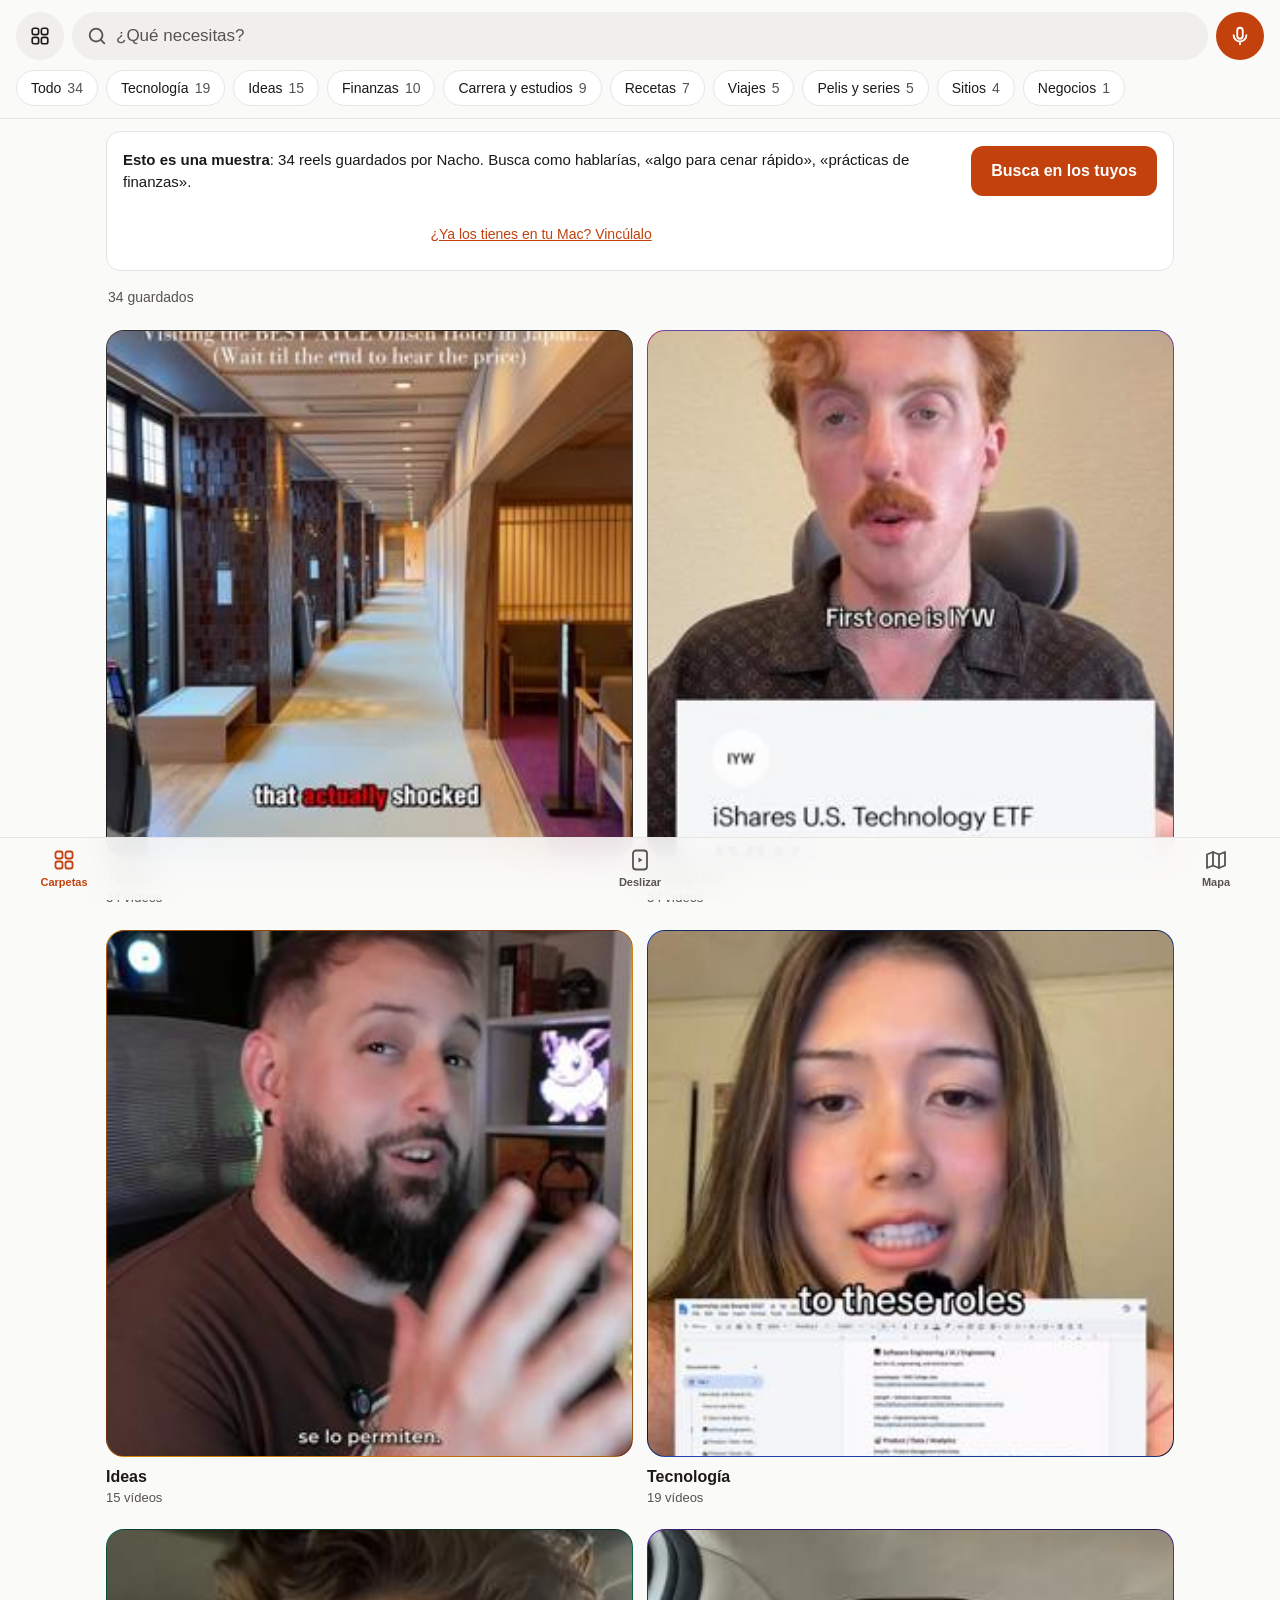
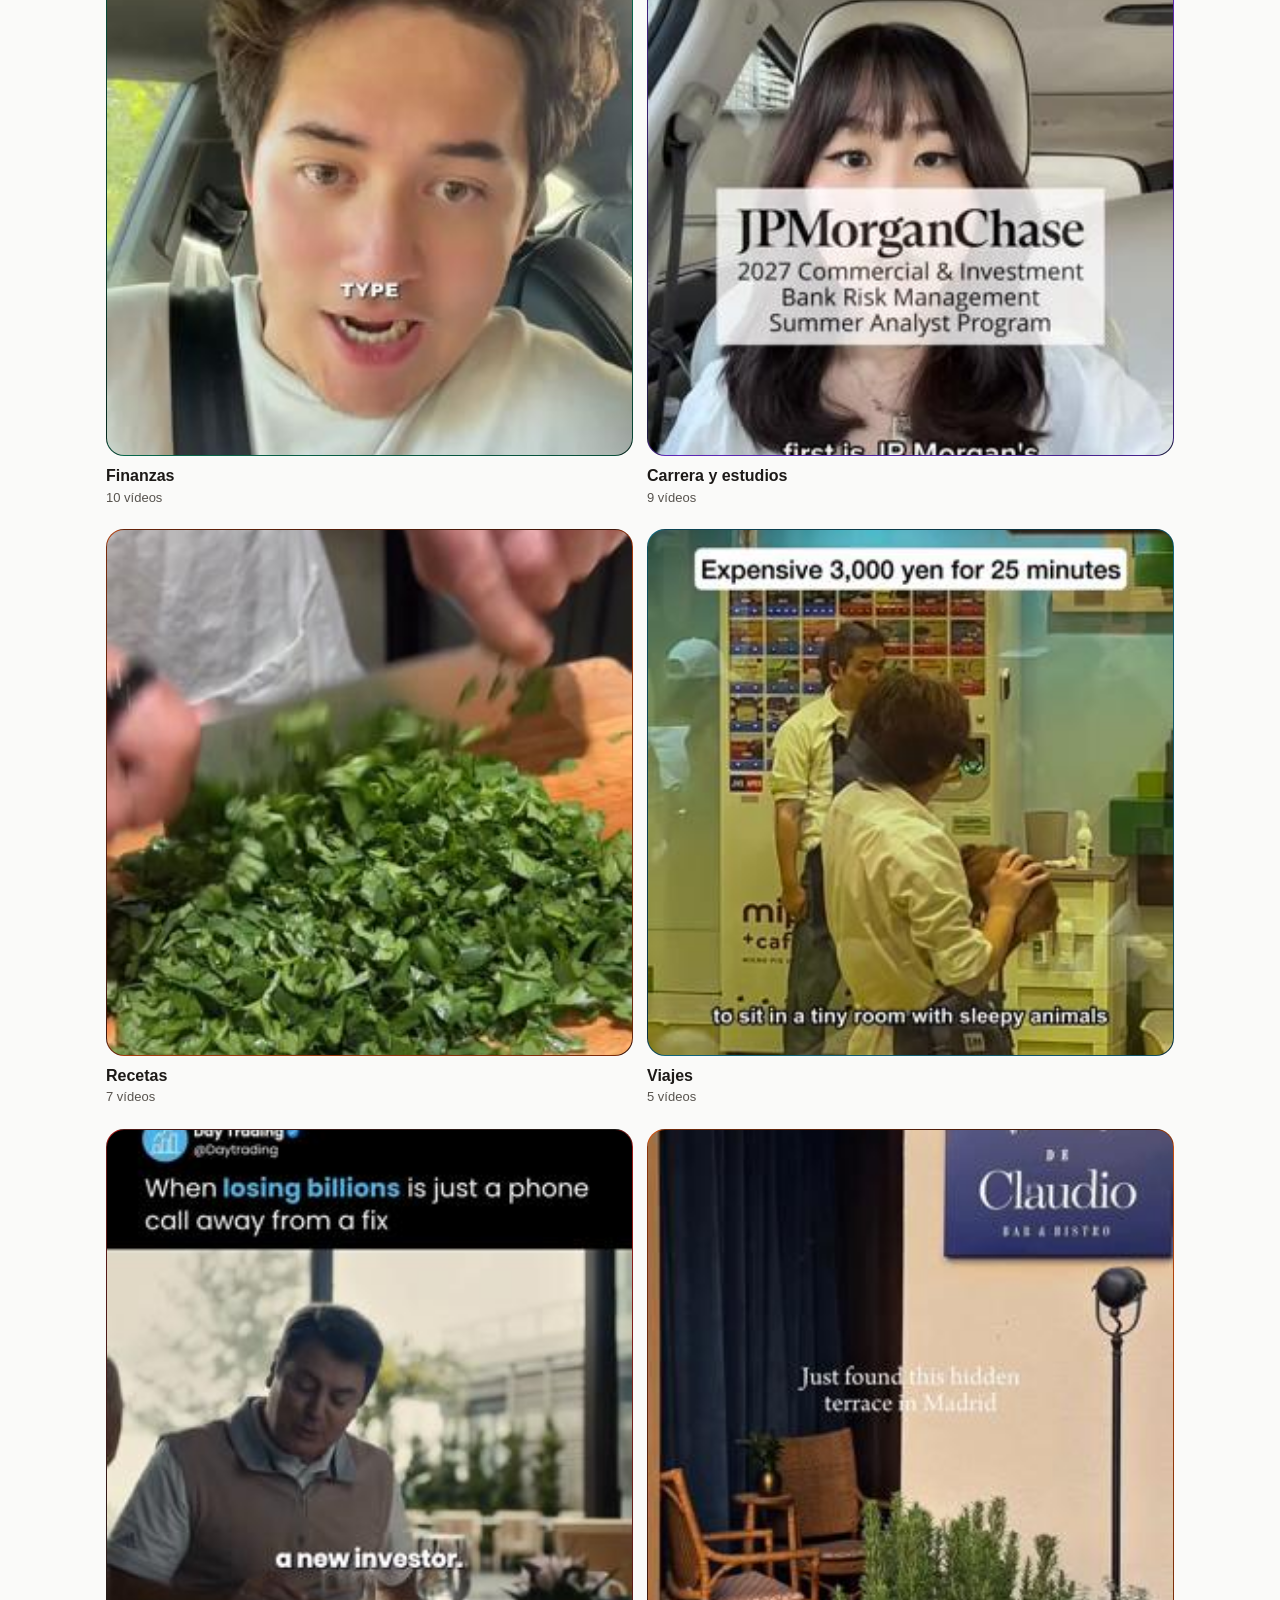
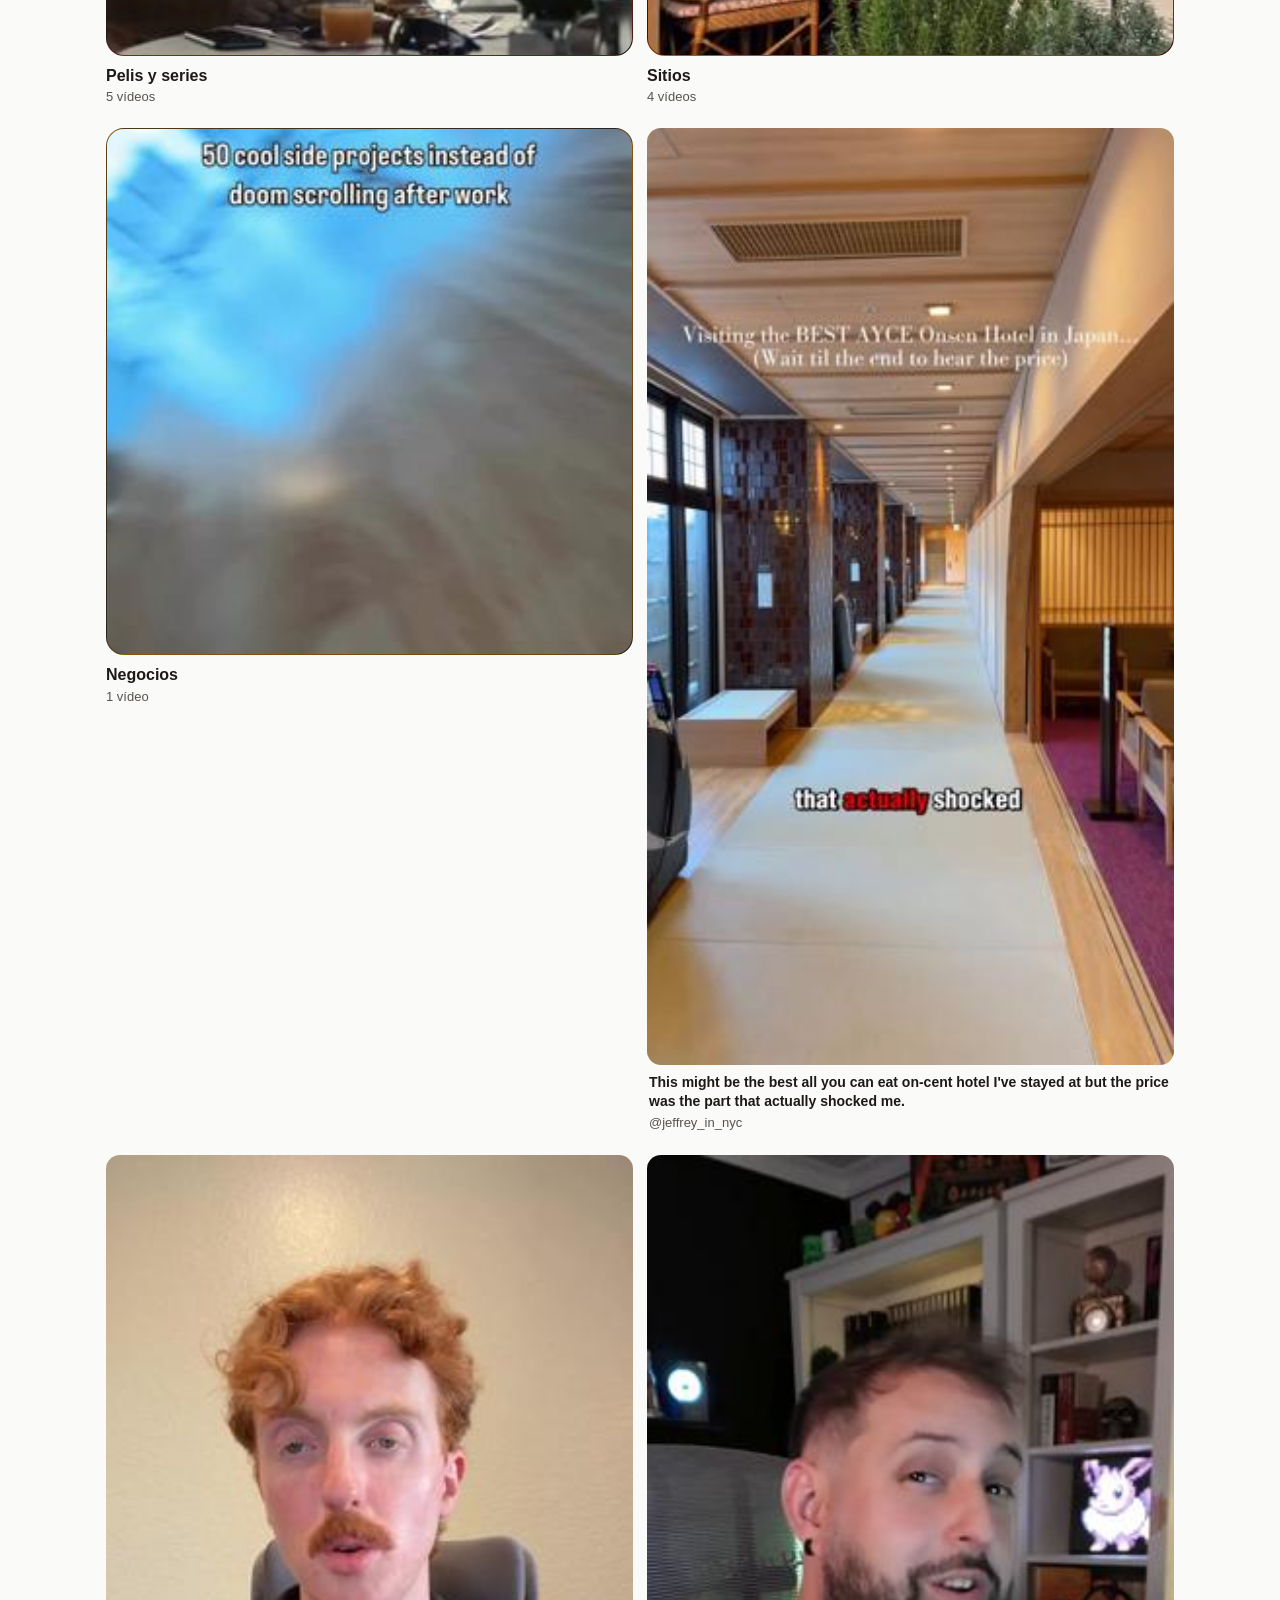
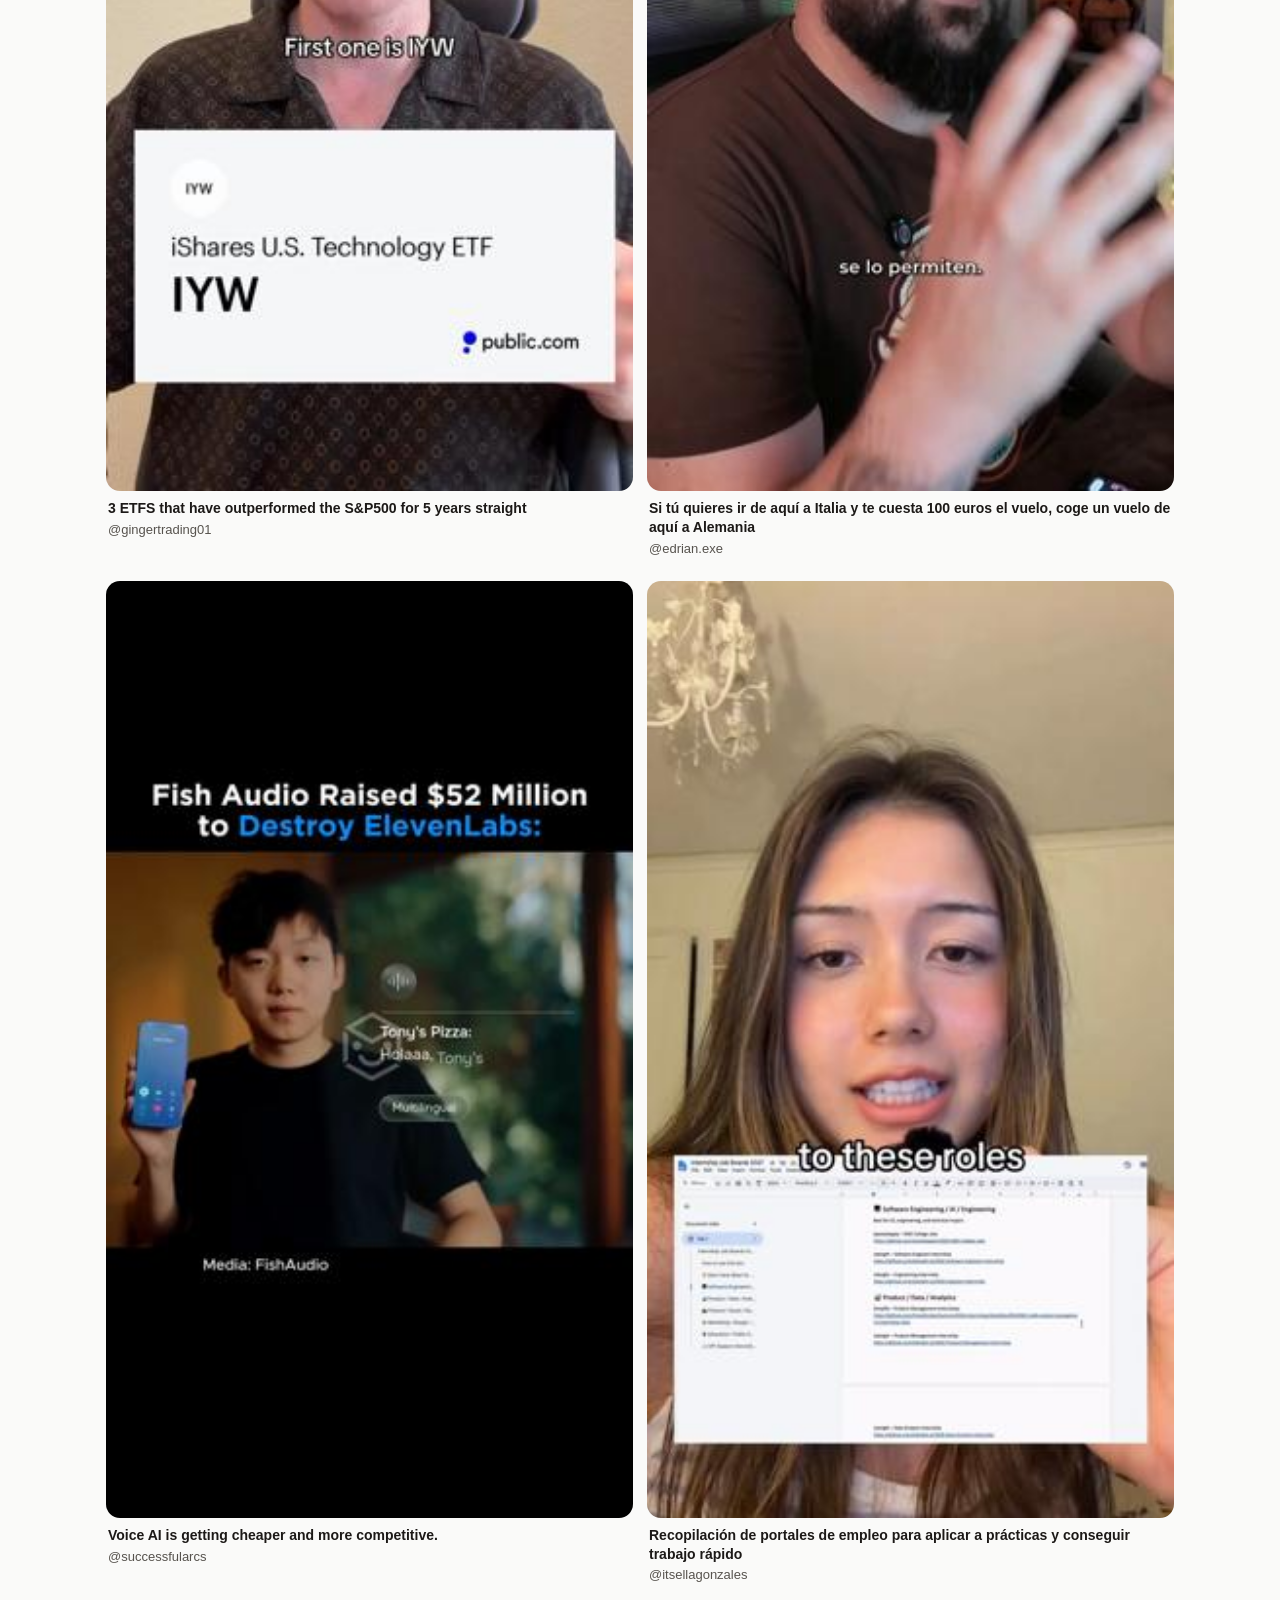
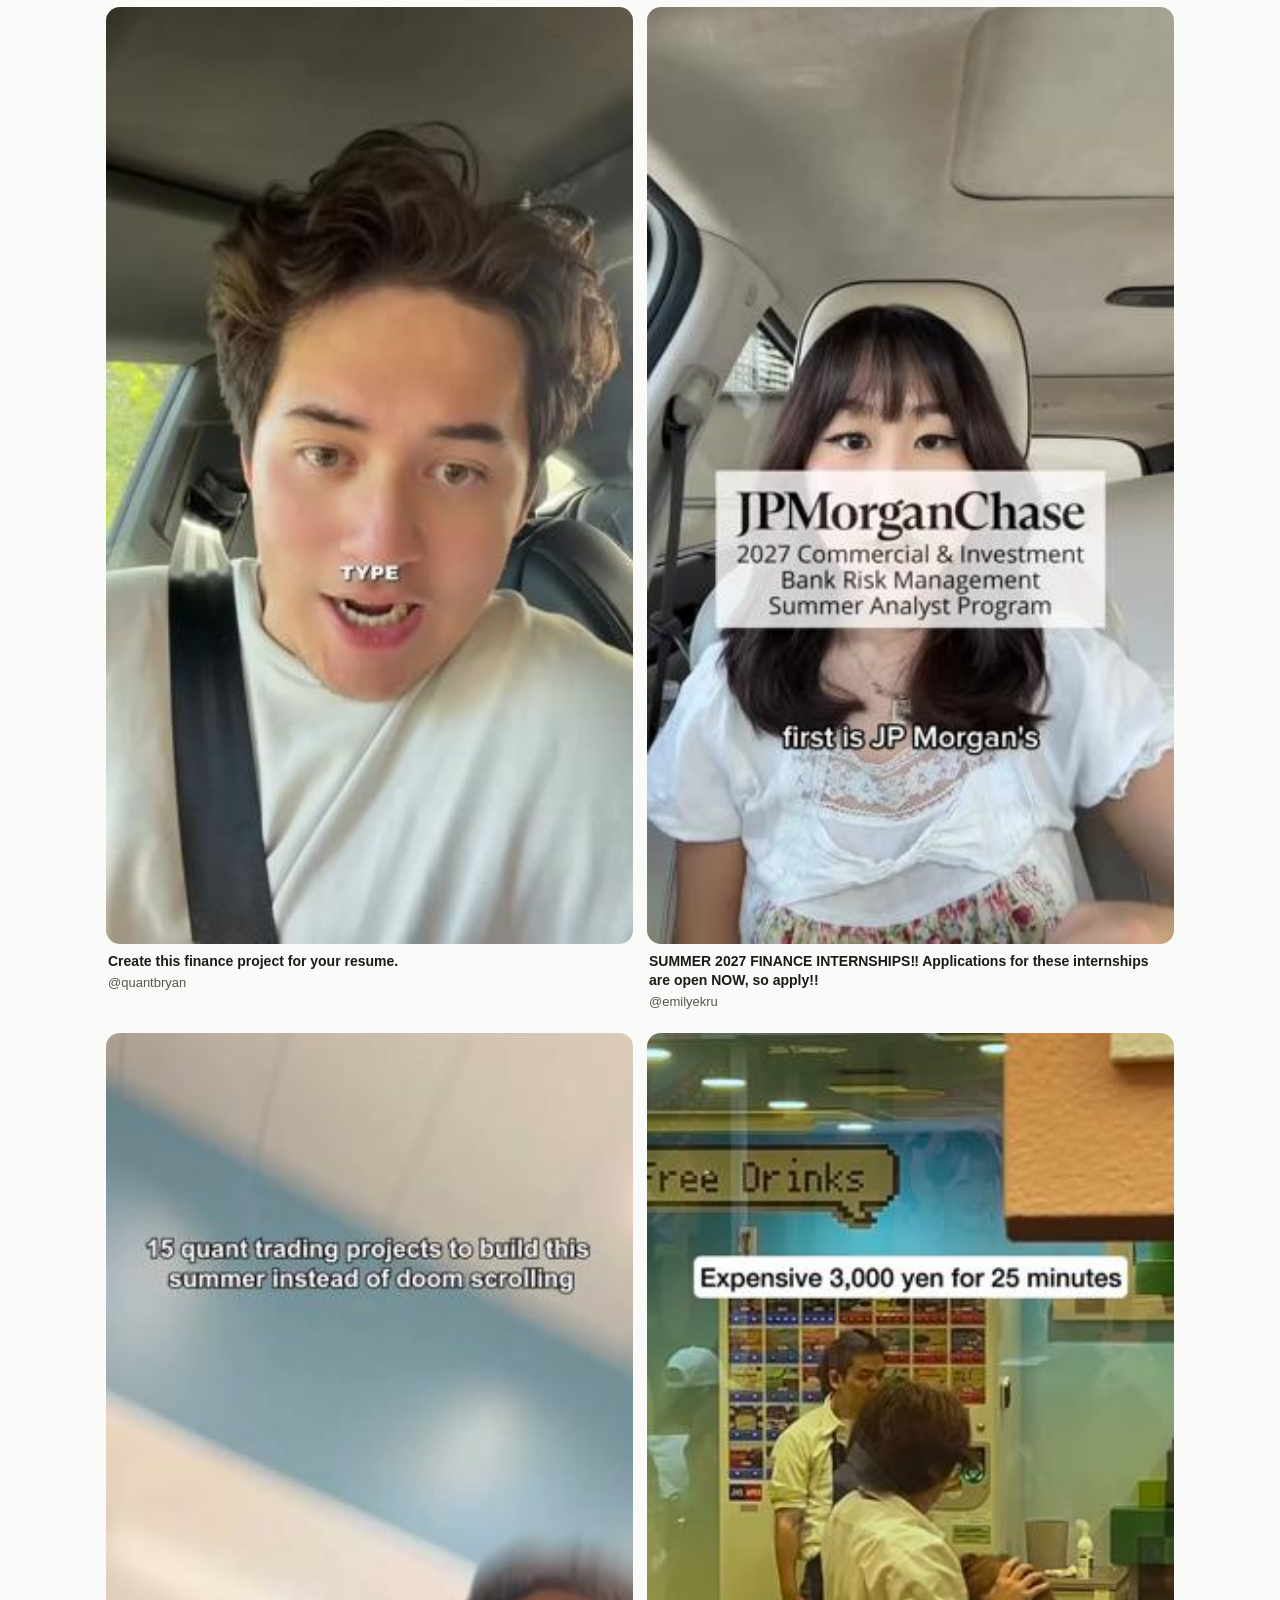
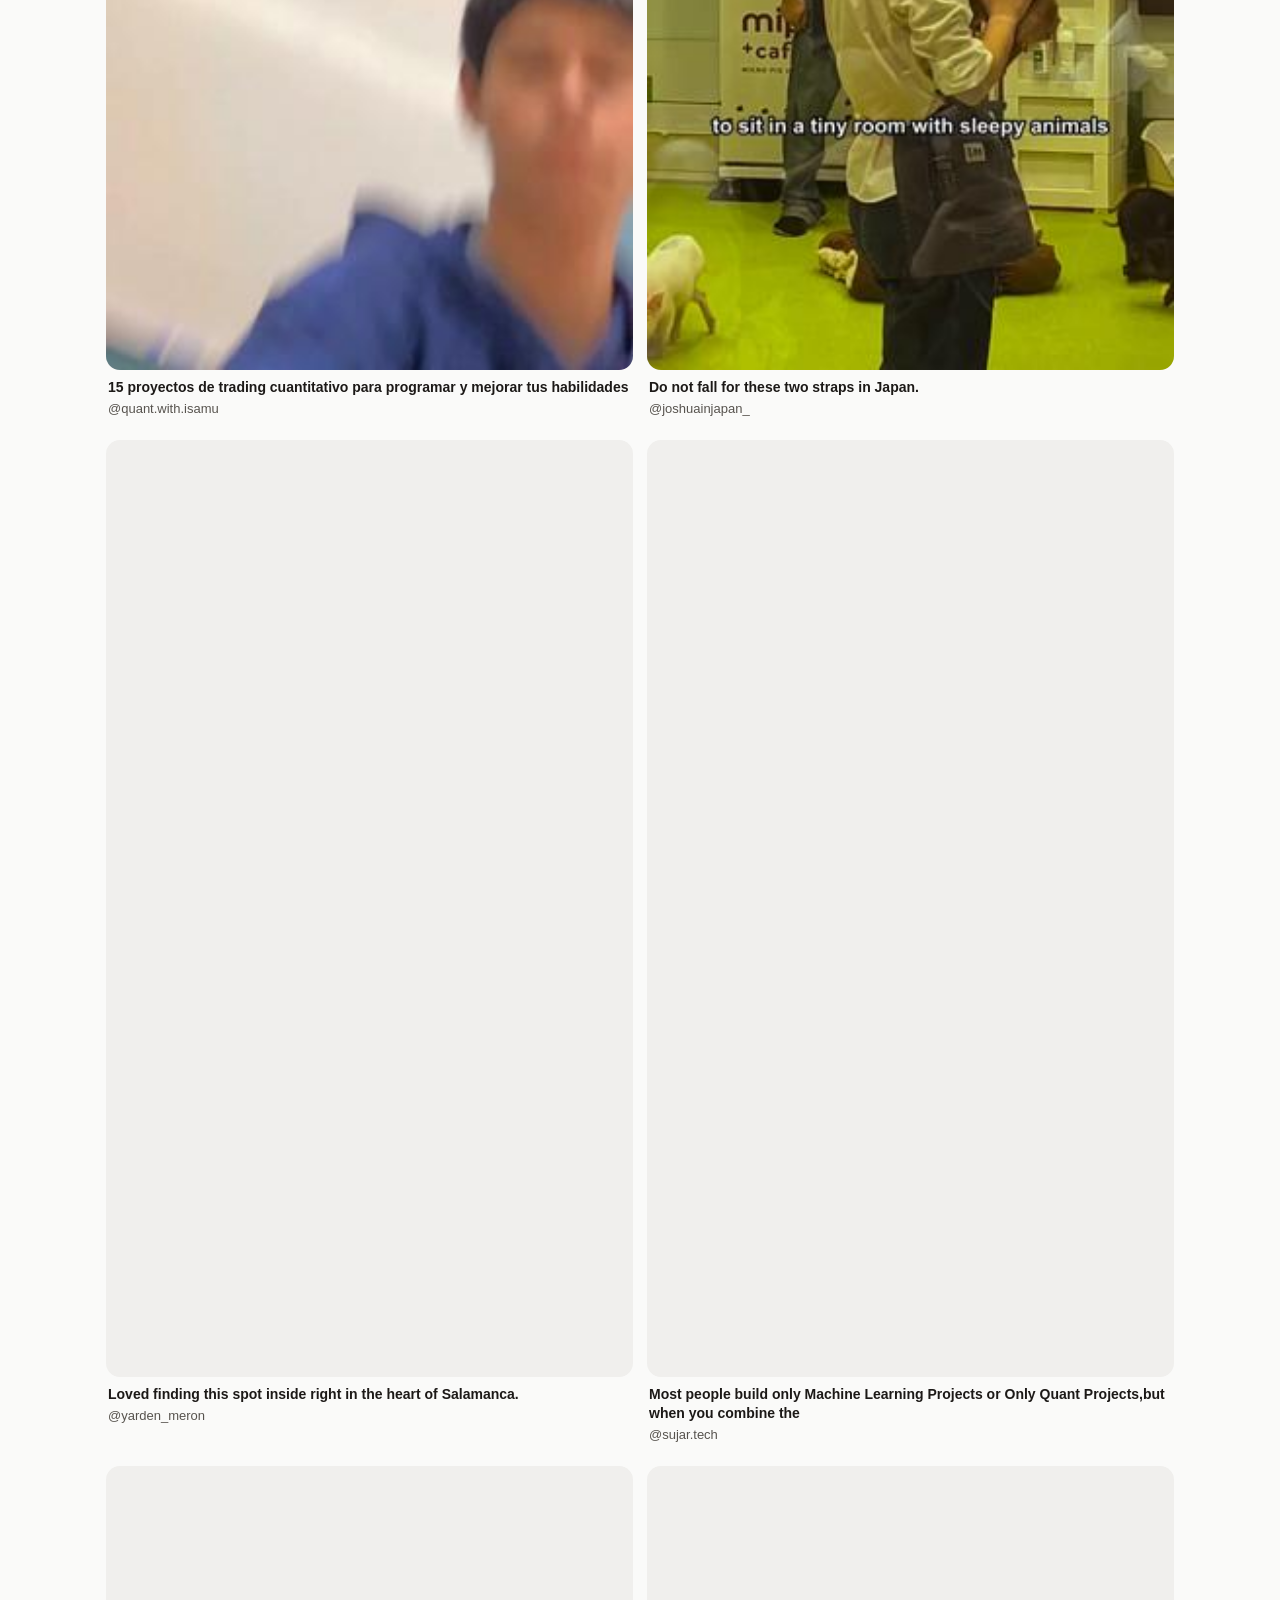
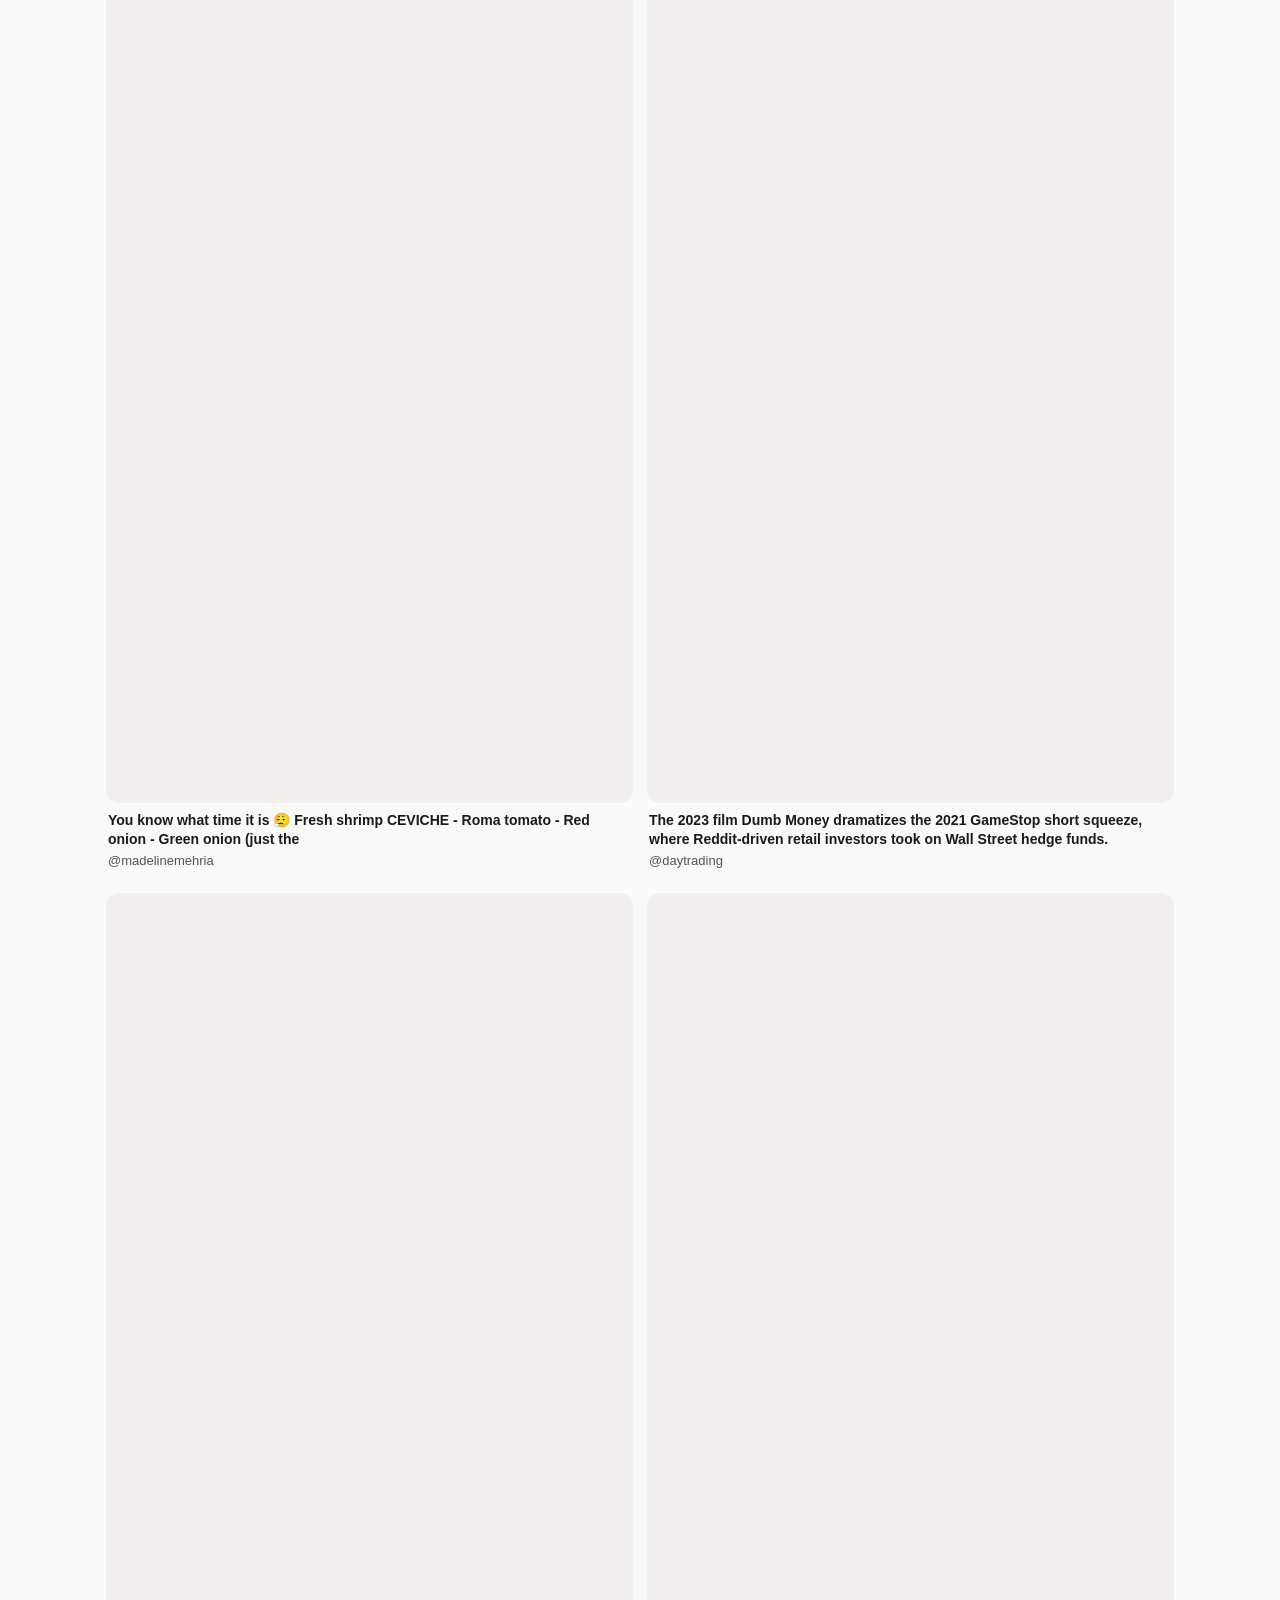
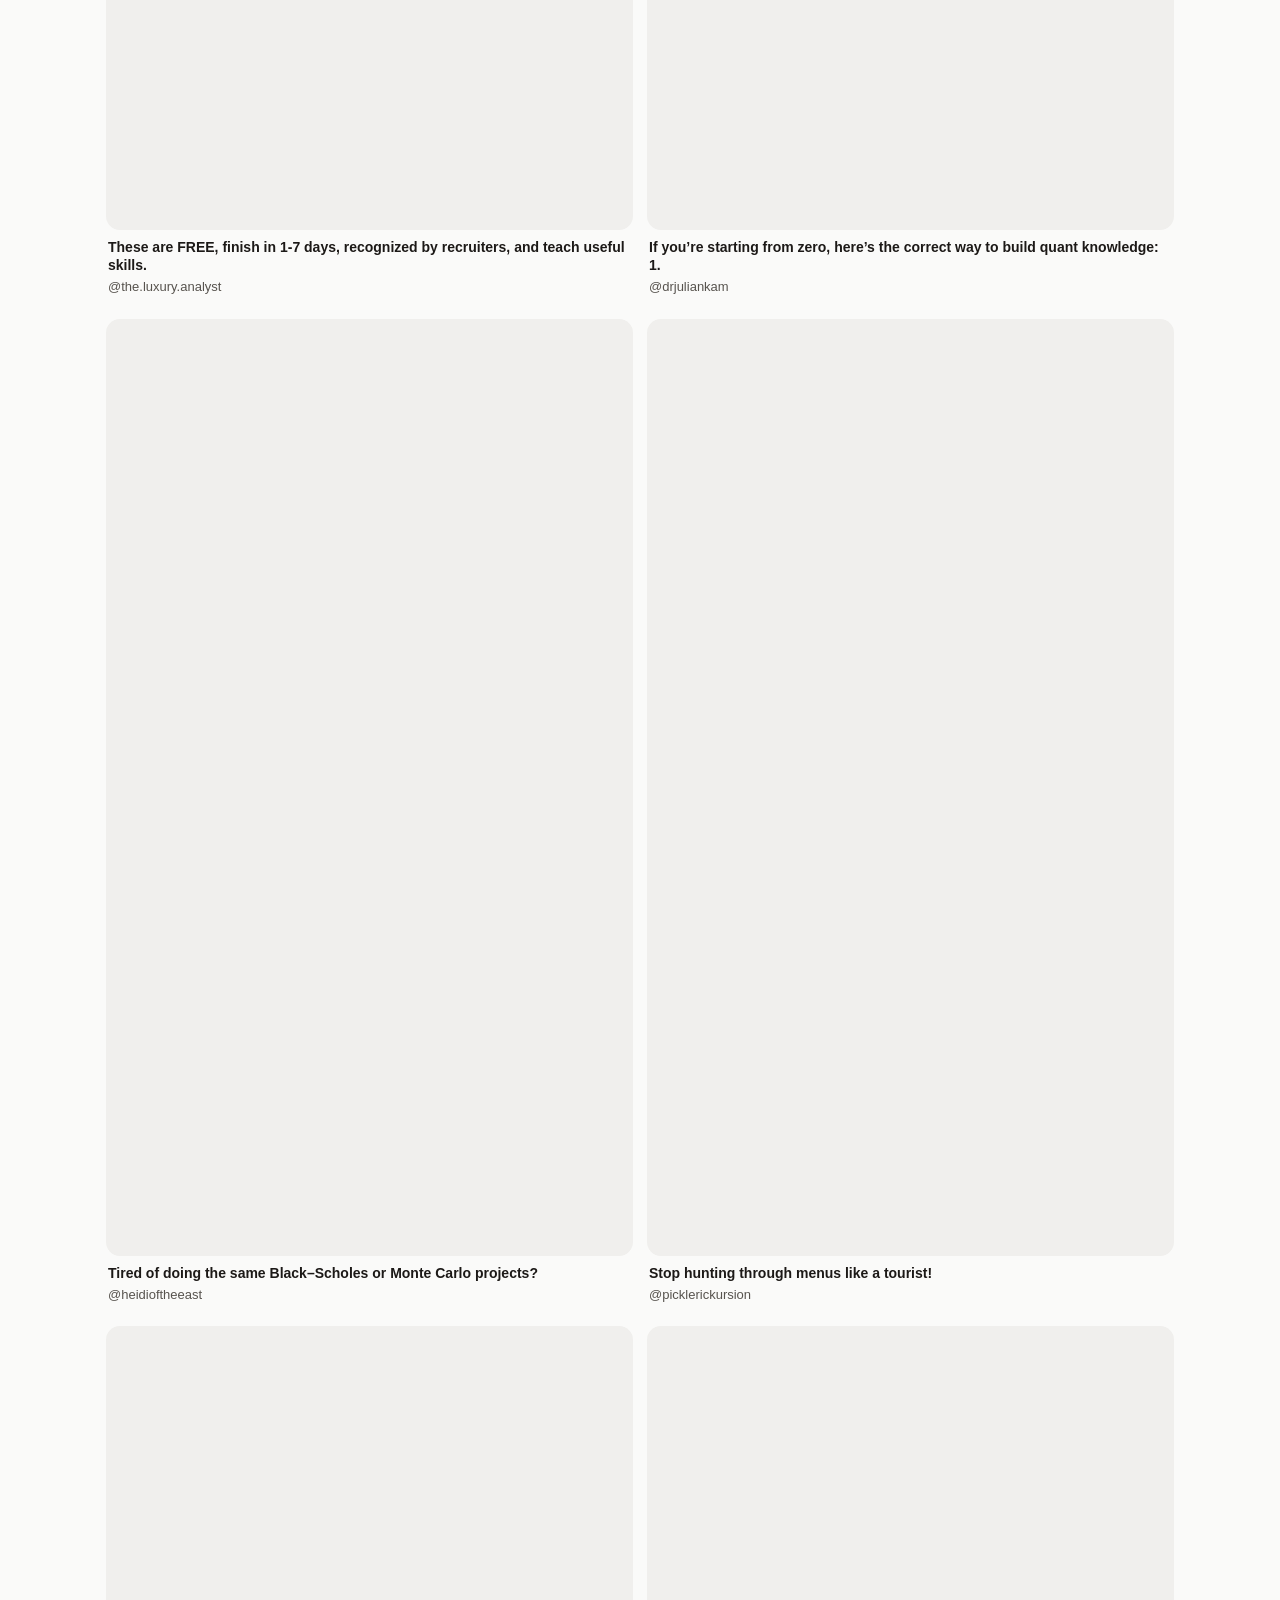
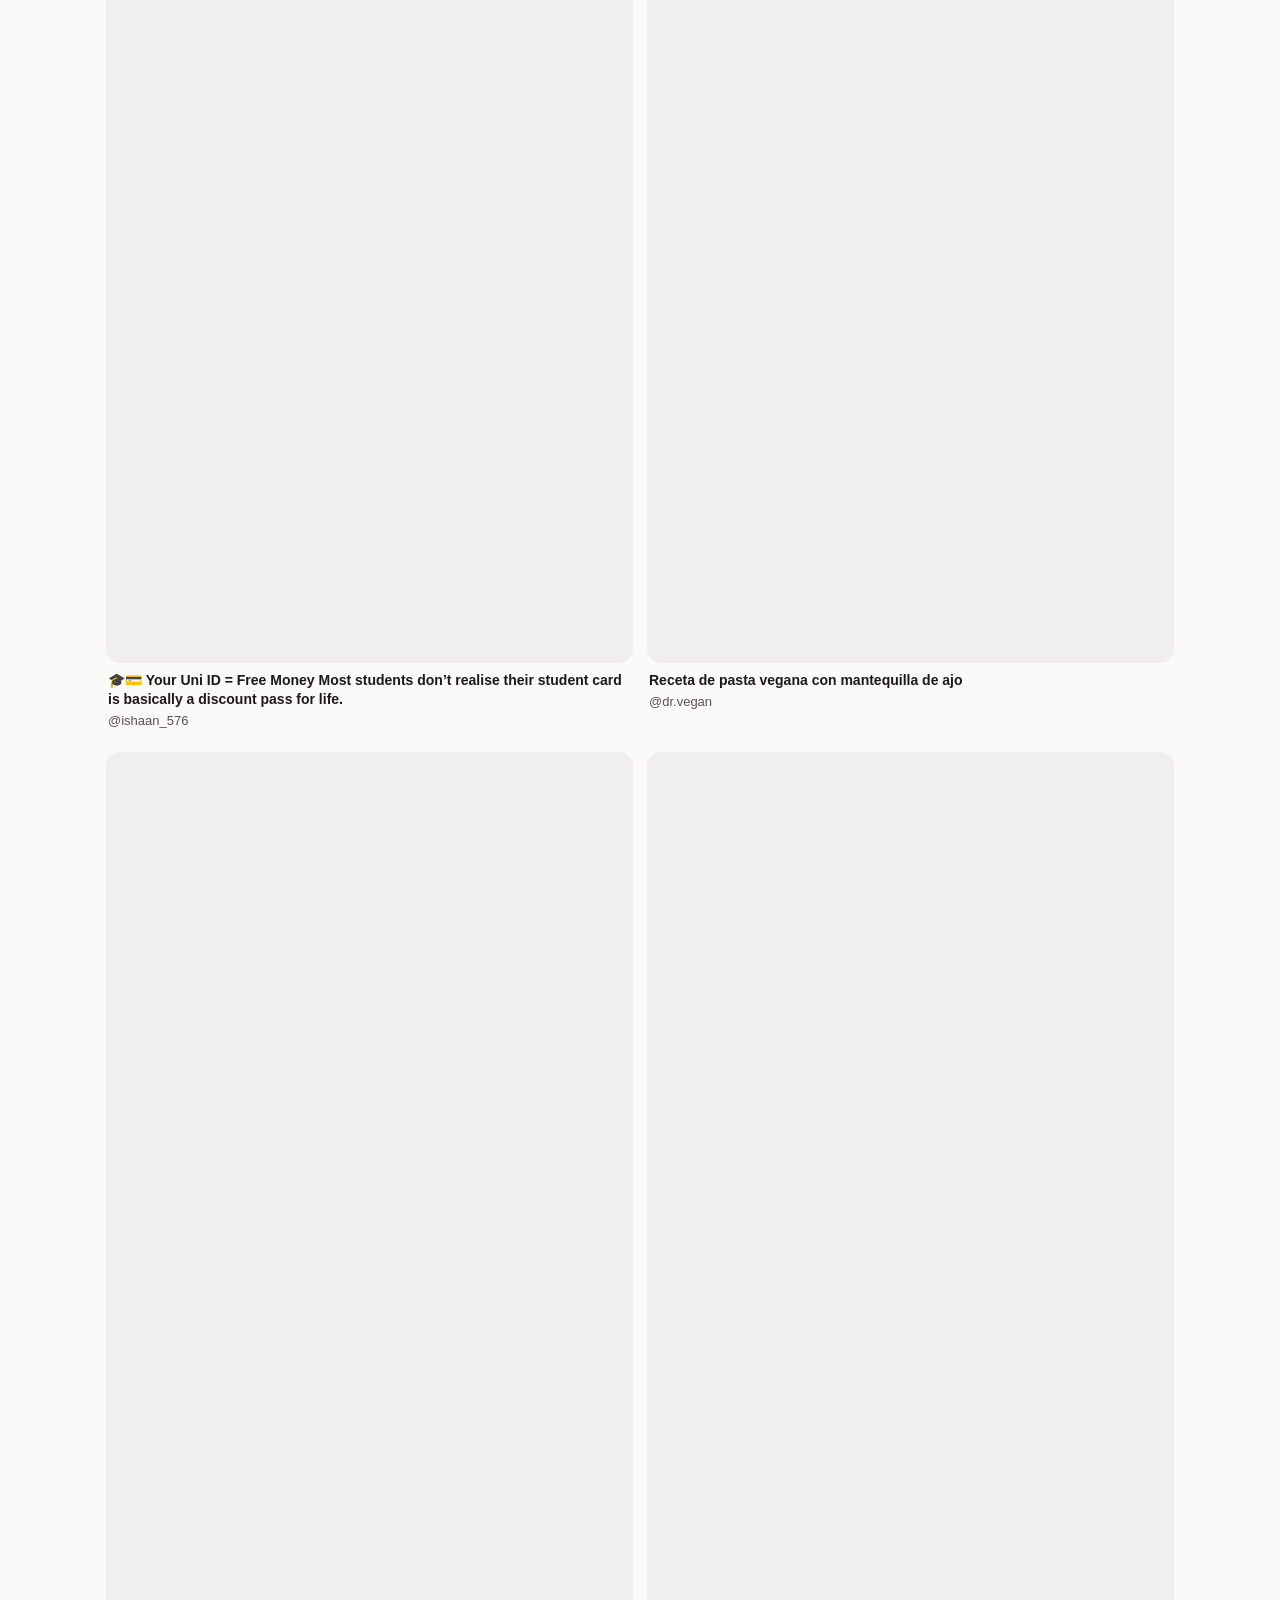
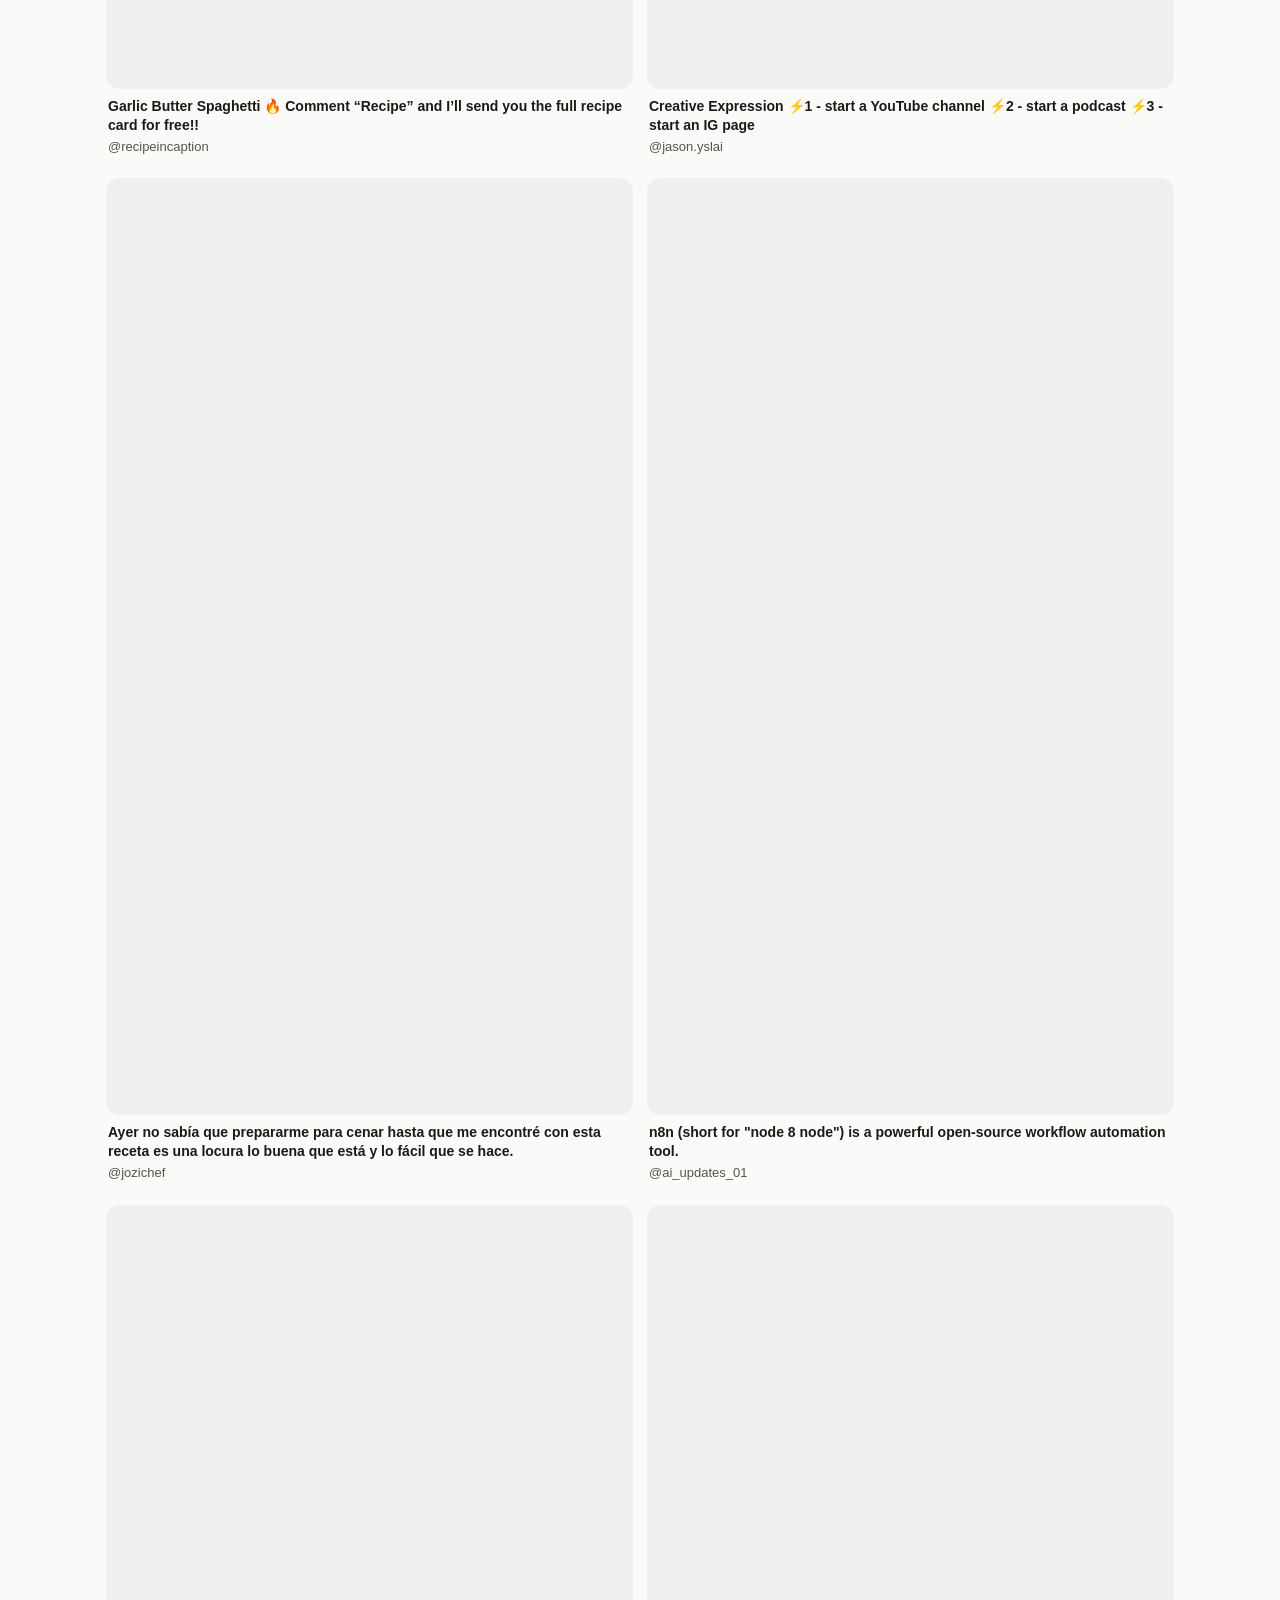
<file: index.html>
<!doctype html>
<html lang="es">
<head>
<meta charset="utf-8">
<!-- solo se ejecuta codigo de esta web: si algo hostil llegara a colarse en el HTML, no corre -->
<meta http-equiv="Content-Security-Policy" content="default-src 'self'; script-src 'self'; style-src 'self' 'unsafe-inline'; img-src 'self' https: data: blob:; media-src 'self' https: blob:; font-src 'self' https: data:; connect-src 'self' https: data: blob: http://127.0.0.1:* http://localhost:*; frame-src https://www.tiktok.com; worker-src 'self' blob:; object-src 'none'; base-uri 'none'; form-action 'self'">
<meta name="viewport" content="width=device-width, initial-scale=1, viewport-fit=cover">
<title>Guardados</title>
<meta name="description" content="Busca en tus reels guardados de Instagram y tus favoritos de TikTok por lo que necesitas, no por la palabra exacta.">
<meta name="theme-color" content="#FAFAF9" media="(prefers-color-scheme: light)">
<meta name="theme-color" content="#0C0A09" media="(prefers-color-scheme: dark)">
<meta name="apple-mobile-web-app-capable" content="yes">
<meta name="apple-mobile-web-app-status-bar-style" content="default">
<meta name="apple-mobile-web-app-title" content="Guardados">
<link rel="manifest" href="manifest.webmanifest">
<link rel="apple-touch-icon" href="icons/icon-180.png">
<link rel="icon" href="icons/icon-192.png">
<link rel="stylesheet" href="vendor/maplibre-gl.css">
<link rel="stylesheet" href="app.css">
</head>
<body>
<header class="top">
  <button class="menu" id="menu-btn" type="button" aria-label="Carpetas y ajustes">
    <svg viewBox="0 0 24 24" aria-hidden="true"><rect x="3.5" y="3.5" width="7" height="7" rx="2"/><rect x="13.5" y="3.5" width="7" height="7" rx="2"/><rect x="3.5" y="13.5" width="7" height="7" rx="2"/><rect x="13.5" y="13.5" width="7" height="7" rx="2"/></svg>
  </button>
  <form class="search" role="search" id="form">
    <svg class="search-ico" viewBox="0 0 24 24" aria-hidden="true"><circle cx="11" cy="11" r="7"/><path d="m20 20-3.5-3.5"/></svg>
    <label class="sr" for="q">Buscar en tus guardados</label>
    <input id="q" type="search" autocomplete="off" autocapitalize="off" spellcheck="false"
           enterkeyhint="search" placeholder="¿Qué necesitas?">
    <button type="button" class="clear" id="clear" aria-label="Borrar búsqueda" hidden>
      <svg viewBox="0 0 24 24" aria-hidden="true"><path d="M6 6l12 12M18 6 6 18"/></svg>
    </button>
  </form>
  <button class="mic" id="mic" type="button" aria-label="Dictar búsqueda">
    <svg viewBox="0 0 24 24" aria-hidden="true"><rect x="9" y="3" width="6" height="12" rx="3"/><path d="M5 11a7 7 0 0 0 14 0M12 18v3"/></svg>
  </button>
  <nav class="chips" id="chips" aria-label="Categorías"></nav>
</header>

<main>
  <section class="intro" id="intro" hidden>
    <p><b>Esto es una muestra</b>: <span id="intro-n">34</span> reels guardados por Nacho. Busca como hablarías, «algo para cenar rápido», «prácticas de finanzas».</p>
    <button type="button" class="btn" data-open-import>Busca en los tuyos</button>
    <button type="button" class="link" data-open-mac>¿Ya los tienes en tu Mac? Vincúlalo</button>
  </section>
  <div class="folder" id="folder" hidden>
    <button type="button" class="folder-back" id="folder-back" aria-label="Volver a todos">
      <svg viewBox="0 0 24 24" aria-hidden="true"><path d="M15 5l-7 7 7 7"/></svg>
    </button>
    <h1 id="folder-t"></h1>
    <button type="button" class="mapa-btn" id="mapa-btn" hidden>
      <svg viewBox="0 0 24 24" aria-hidden="true"><path d="M9 4 3 6.5v13.5l6-2.5 6 2.5 6-2.5V4l-6 2.5z"/><path d="M9 4v13.5M15 6.5V20"/></svg>Mapa
    </button>
  </div>
  <div class="filters subs" id="subs" role="group" aria-label="Subcarpetas" hidden></div>
  <div class="filters" id="filters" role="group" aria-label="Filtros rápidos"></div>
  <button type="button" class="ask-btn" id="ask-btn" hidden></button>
  <form class="ask-form" id="ask-form" hidden>
    <input id="ask-q" type="search" aria-label="Pregunta a tus guardados" autocomplete="off" enterkeyhint="send" placeholder="Ej.: ¿qué japoneses tengo cerca de Chamberí?">
    <button type="submit" class="btn-mini">Preguntar</button>
  </form>
  <section class="answer" id="answer" hidden aria-live="polite">
    <p class="answer-t"><span>✨ Tus guardados dicen</span><button type="button" class="link" id="answer-x">Cerrar</button></p>
    <div id="answer-txt"></div>
    <div class="memo-row" id="answer-refs"></div>
  </section>
  <p class="status" id="status" aria-live="polite">Cargando tus guardados…</p>
  <ul class="grid" id="grid"></ul>
  <div id="more" aria-hidden="true"></div>
  <footer class="foot" id="foot" hidden>
    <p id="built"></p>
    <p class="privacy">Tus guardados se quedan en este dispositivo. No hay servidor ni cuenta.</p>
  </footer>
</main>

<dialog class="sheet" id="sheet" aria-labelledby="d-title">
  <div class="sheet-body">
    <button class="close" id="close" type="button" aria-label="Cerrar">
      <svg viewBox="0 0 24 24" aria-hidden="true"><path d="M6 6l12 12M18 6 6 18"/></svg>
    </button>
    <div class="d-cover" id="d-cover"></div>
    <div class="d-info">
      <h2 id="d-title"></h2>
      <p class="d-meta" id="d-meta"></p>
      <div class="d-cats" id="d-cats"></div>
      <p class="d-dup" id="d-dup" hidden></p>
      <div class="d-idea" id="d-idea" hidden>
        <p class="d-que" id="d-que"></p>
        <div class="seg seg-st" id="d-st" role="group" aria-label="Estado de la idea">
          <button type="button" data-st="">Pendiente</button><button type="button" data-st="haciendo">Haciéndola</button><button type="button" data-st="hecha">Hecha ✓</button>
        </div>
        <a class="link" id="d-repo" target="_blank" rel="noopener" hidden>Ver el proyecto</a>
        <button type="button" class="link" id="d-repo-set">Añadir enlace al proyecto</button>
      </div>
      <a class="btn" id="d-open" target="_blank" rel="noopener">
        <svg viewBox="0 0 24 24" aria-hidden="true"><rect x="3" y="3" width="18" height="18" rx="5"/><circle cx="12" cy="12" r="4"/><circle cx="17.5" cy="6.5" r="1" class="fill"/></svg>
        <span id="d-open-txt">Abrir en Instagram</span>
      </a>
      <section class="d-lug" id="d-lug" hidden>
        <h3>Sitios</h3>
        <ul id="d-lug-list"></ul>
        <form id="d-lug-add" class="d-lug-add">
          <input type="search" name="q" aria-label="Añadir sitio" placeholder="Añadir sitio: «Casa Pepe Chamberí»" autocomplete="off" enterkeyhint="search">
          <button type="submit" class="btn-mini">Añadir</button>
        </form>
        <button type="button" class="link" id="d-lug-inv">Volver a investigar el vídeo</button>
        <p class="d-lug-msg" id="d-lug-msg" hidden></p>
      </section>
      <p class="d-cap" id="d-cap"></p>
    </div>
  </div>
</dialog>

<nav class="tabbar" aria-label="Secciones">
  <button type="button" id="tab-inicio">
    <svg viewBox="0 0 24 24" aria-hidden="true"><rect x="3.5" y="3.5" width="7" height="7" rx="2"/><rect x="13.5" y="3.5" width="7" height="7" rx="2"/><rect x="3.5" y="13.5" width="7" height="7" rx="2"/><rect x="13.5" y="13.5" width="7" height="7" rx="2"/></svg>
    <span>Carpetas</span>
  </button>
  <button type="button" id="tab-feed">
    <svg viewBox="0 0 24 24" aria-hidden="true"><rect x="5" y="2.5" width="14" height="19" rx="3"/><path d="M10.5 9.5v5l4-2.5z" class="fill"/></svg>
    <span>Deslizar</span>
  </button>
  <button type="button" id="tab-mapa">
    <svg viewBox="0 0 24 24" aria-hidden="true"><path d="M9 4 3 6.5v13.5l6-2.5 6 2.5 6-2.5V4l-6 2.5z"/><path d="M9 4v13.5M15 6.5V20"/></svg>
    <span>Mapa</span>
  </button>
</nav>

<dialog class="mapa-dlg" id="mapa-dlg" aria-label="Mapa de sitios">
  <div class="mapa" id="mapa"></div>
  <button type="button" class="mapa-volver" id="mapa-volver" aria-label="Volver">
    <svg viewBox="0 0 24 24" aria-hidden="true"><path d="M15 5l-7 7 7 7"/></svg><span id="mapa-t">Sitios</span>
  </button>
  <button type="button" class="mapa-yo" id="mapa-yo" aria-label="Dónde estoy">
    <svg viewBox="0 0 24 24" aria-hidden="true"><path d="M21 3 3 10.5l7.5 2.9L13.5 21z"/></svg>
  </button>
  <div class="mapa-filtros" id="mapa-filtros" role="group" aria-label="Filtrar por tipo"></div>
  <div class="mapa-card" id="mapa-card" hidden></div>
  <section class="hoja" id="hoja" data-estado="baja" aria-label="Lista de sitios">
    <div class="hoja-asa" id="hoja-asa" role="button" tabindex="0" aria-label="Abrir o cerrar la lista de sitios">
      <span class="hoja-tirador"></span>
      <b id="hoja-t">Sitios</b><small id="hoja-sub"></small>
    </div>
    <ul class="hoja-lista" id="hoja-lista"></ul>
  </section>
</dialog>

<dialog class="feed" id="feed" aria-label="Vídeos uno a uno">
  <div class="feed-scroll" id="feed-scroll"></div>
  <button type="button" class="mapa-volver feed-volver" id="feed-volver" aria-label="Volver">
    <svg viewBox="0 0 24 24" aria-hidden="true"><path d="M15 5l-7 7 7 7"/></svg><span id="feed-t">Todo</span>
  </button>
</dialog>

<dialog class="drawer" id="menu" aria-label="Carpetas y ajustes">
  <nav class="drawer-body" tabindex="-1" autofocus>
    <p class="drawer-t">Carpetas</p>
    <ul class="folders" id="folders"></ul>
    <button type="button" class="f-row f-settings" id="open-settings">
      <span class="f-ico"><svg viewBox="0 0 24 24" aria-hidden="true"><circle cx="12" cy="12" r="3"/><path d="M19.4 15a1.7 1.7 0 0 0 .3 1.8l.1.1a2 2 0 1 1-2.8 2.8l-.1-.1a1.7 1.7 0 0 0-1.8-.3 1.7 1.7 0 0 0-1 1.5V21a2 2 0 1 1-4 0v-.1a1.7 1.7 0 0 0-1.1-1.5 1.7 1.7 0 0 0-1.8.3l-.1.1a2 2 0 1 1-2.8-2.8l.1-.1a1.7 1.7 0 0 0 .3-1.8 1.7 1.7 0 0 0-1.5-1H3a2 2 0 1 1 0-4h.1a1.7 1.7 0 0 0 1.5-1.1 1.7 1.7 0 0 0-.3-1.8l-.1-.1a2 2 0 1 1 2.8-2.8l.1.1a1.7 1.7 0 0 0 1.8.3H9a1.7 1.7 0 0 0 1-1.5V3a2 2 0 1 1 4 0v.1a1.7 1.7 0 0 0 1 1.5 1.7 1.7 0 0 0 1.8-.3l.1-.1a2 2 0 1 1 2.8 2.8l-.1.1a1.7 1.7 0 0 0-.3 1.8V9a1.7 1.7 0 0 0 1.5 1H21a2 2 0 1 1 0 4h-.1a1.7 1.7 0 0 0-1.5 1z"/></svg></span>
      <span class="f-name">Ajustes</span><small id="settings-hint"></small>
    </button>
  </nav>
</dialog>

<dialog class="sheet" id="ajustes" aria-labelledby="aj-title">
  <div class="sheet-body">
    <button class="close" id="aj-close" type="button" aria-label="Cerrar">
      <svg viewBox="0 0 24 24" aria-hidden="true"><path d="M6 6l12 12M18 6 6 18"/></svg>
    </button>
    <h2 id="aj-title">Ajustes</h2>
    <section class="aj">
      <h3>Tu Mac</h3>
      <button type="button" class="btn" id="f-mac" data-open-mac>Vincular con el Mac</button>
    </section>
    <section class="aj">
      <h3>Portadas por fila</h3>
      <div class="seg" id="seg-cols" role="group" aria-label="Portadas por fila">
        <button type="button" data-cols="2">2</button><button type="button" data-cols="3">3</button><button type="button" data-cols="4">4</button>
      </div>
      <p class="muted">También puedes pellizcar la pantalla.</p>
    </section>
    <section class="aj">
      <h3>Tus datos</h3>
      <button type="button" class="row-btn" data-open-import id="f-import">Importar mis guardados</button>
      <span id="mine-actions" hidden>
        <button type="button" class="row-btn" id="backup">Copia de seguridad</button>
        <button type="button" class="row-btn danger" id="wipe">Borrar mis datos de este dispositivo</button>
      </span>
    </section>
  </div>
</dialog>

<dialog class="sheet" id="mac" aria-labelledby="mac-title">
  <div class="sheet-body mac">
    <button class="close" id="mac-close" type="button" aria-label="Cerrar">
      <svg viewBox="0 0 24 24" aria-hidden="true"><path d="M6 6l12 12M18 6 6 18"/></svg>
    </button>
    <h2 id="mac-title">Vincular con el Mac</h2>
    <div id="mac-start">
      <p class="muted">En la app <b>Guardados</b> del Mac, pulsa «Conectar el móvil» (o abre el QR de <b>tools/sync-pack.py --qr</b>). Aquí, toca el botón y apunta la cámara a la pantalla. Después, la app se pone al día sola cada vez que la abres.</p>
      <button type="button" class="btn" id="scan-mac">Escanear el QR</button>
      <button type="button" class="link" id="link-mac">o pegar el enlace</button>
    </div>
    <div class="scan" id="scan" hidden>
      <video id="scan-v" playsinline muted></video>
      <p class="muted">Apunta al QR de la pantalla del Mac…</p>
      <button type="button" class="link" id="scan-stop">Cancelar</button>
    </div>
    <div class="mac-ok" id="mac-ok" hidden>
      <div class="tick" aria-hidden="true"><svg viewBox="0 0 24 24"><path d="M5 12.5l4.5 4.5L19 7.5"/></svg></div>
      <p class="mac-ok-t" id="mac-ok-t">QR leído</p>
      <div class="bar" id="mac-bar"><i></i></div>
      <p class="muted" id="mac-msg" aria-live="polite">Conectando con el Mac…</p>
      <button type="button" class="btn" id="mac-done" hidden>Ver mis guardados</button>
    </div>
  </div>
</dialog>

<dialog class="sheet" id="imp" aria-labelledby="imp-title">
  <div class="sheet-body imp">
    <button class="close" id="imp-close" type="button" aria-label="Cerrar">
      <svg viewBox="0 0 24 24" aria-hidden="true"><path d="M6 6l12 12M18 6 6 18"/></svg>
    </button>
    <h2 id="imp-title">Trae tus guardados</h2>
    <p class="muted">Un marcador lee tus guardados en instagram.com (o tus favoritos en tiktok.com) y te baja un fichero. Lo importas aquí y ya. Todo pasa en tu móvil: nada se sube a ningún sitio.</p>

    <ol class="steps">
      <li>
        <h3>Guarda el marcador</h3>
        <div class="only-touch">
          <button type="button" class="btn" id="copy-bm">Copiar el de Instagram</button>
          <button type="button" class="btn" id="copy-bm-tt">Copiar el de TikTok</button>
          <p class="muted">En Safari: <b>Compartir → Añadir marcador</b> (a esta página). Luego <b>Marcadores → Editar</b>, abre el que acabas de crear, llámalo <b>Guardados</b> (o <b>Guardados TikTok</b>), borra la dirección y pega.</p>
        </div>
        <div class="only-mouse">
          <a class="btn bm" id="drag-bm" href="#">Guardados ⤓</a>
          <a class="btn bm" id="drag-bm-tt" href="#">Guardados TikTok ⤓</a>
          <p class="muted">Arrastra a la barra de marcadores el que vayas a usar (o los dos).</p>
        </div>
      </li>
      <li>
        <h3>Púlsalo en Instagram o TikTok</h3>
        <p class="muted">Abre <b>instagram.com</b> con tu cuenta (en el navegador, no la app). En el iPhone, toca la barra de direcciones, escribe <b>Guardados</b> y toca el marcador. Espera a que diga «Listo»: baja <b>guardados-fecha.json</b>. En TikTok es igual: abre <b>tiktok.com</b> con tu cuenta y toca <b>Guardados TikTok</b>; lee tus Favoritos y lo que se dice en cada vídeo (los subtítulos automáticos de TikTok).</p>
        <p class="muted">Va despacio a propósito (unos 2.000 guardados, un par de minutos) para que Instagram o TikTok no lo tomen por un robot. Aun así, es un atajo que no ofrecen oficialmente: úsalo de vez en cuando, no a diario. Desde la segunda vez baja solo los nuevos.</p>
      </li>
      <li>
        <h3>Impórtalo aquí</h3>
        <p class="muted">Hazlo pronto: las portadas caducan (las de Instagram en 4 días, las de TikTok en 2).</p>
        <label class="btn file">Elegir el fichero
          <input type="file" id="file" accept=".json,application/json">
        </label>
      </li>
    </ol>
    <p class="imp-status" id="imp-status" aria-live="polite"></p>
    <details class="muted">
      <summary>¿Prefieres la descarga oficial de Instagram?</summary>
      <p>En Instagram: <b>Centro de cuentas → Tu información y permisos → Descargar tu información</b>, elige solo «Guardado» y formato JSON. Tarda de minutos a días. Descomprime el zip e importa <b>saved_posts.json</b>. Solo trae la cuenta y el enlace de cada post (sin texto ni portada), así que el buscador encuentra mucho menos.</p>
    </details>
    <details class="muted">
      <summary>¿Y la descarga oficial de TikTok?</summary>
      <p>En TikTok: <b>Perfil → Menú → Ajustes y privacidad → Cuenta → Descargar tus datos</b>, formato JSON. Cuando esté lista, descomprime el zip e importa <b>user_data_tiktok.json</b>. Solo trae el enlace y la fecha de cada favorito (sin texto, subtítulos ni portada), así que el buscador encuentra muy poco.</p>
    </details>
  </div>
</dialog>

<script type="module" src="app.js"></script>
</body>
</html>
</file>
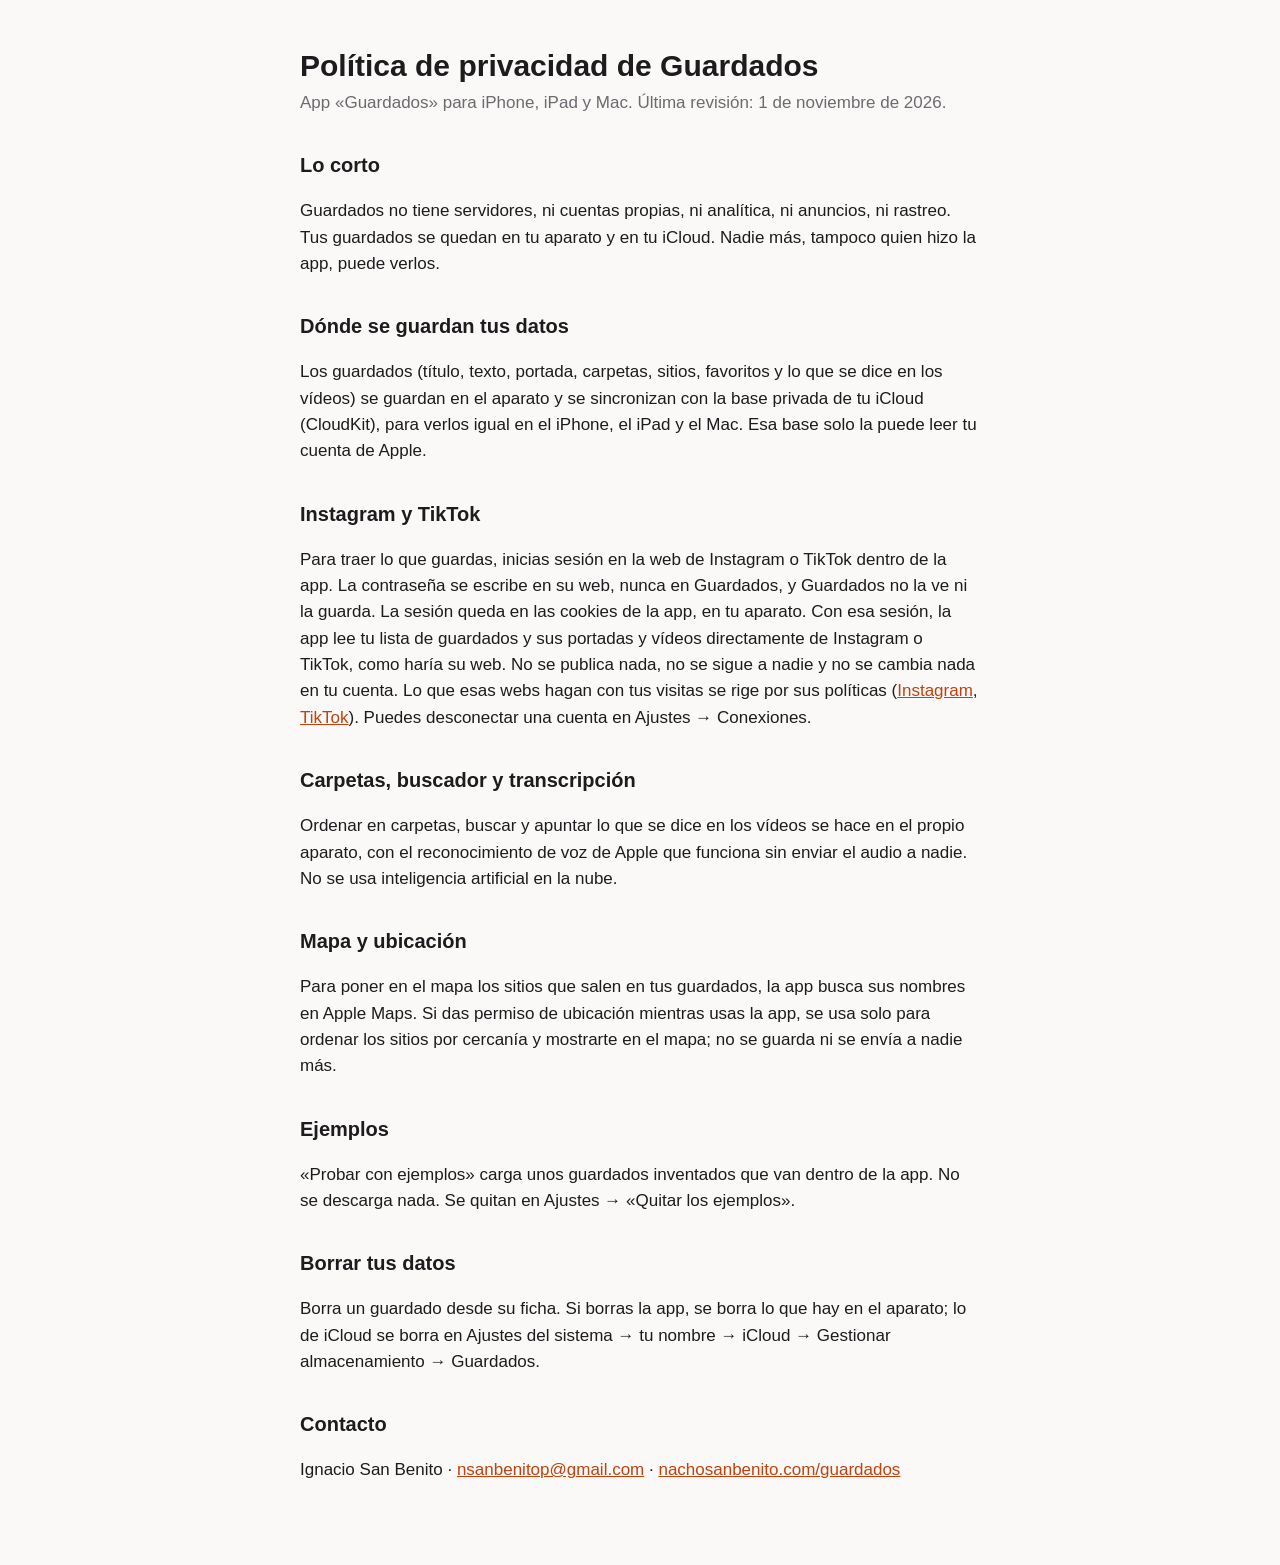
<file: privacidad.html>
<!DOCTYPE html>
<html lang="es">
<head>
<meta charset="utf-8">
<title>Guardados: privacidad</title>
<meta name="viewport" content="width=device-width, initial-scale=1">
<style>
:root{--fondo:#faf9f7;--texto:#1c1c1e;--tenue:#6b6b70;--acento:#c2410c}
@media (prefers-color-scheme:dark){:root{--fondo:#151517;--texto:#f2f2f4;--tenue:#a1a1a8;--acento:#fb923c}}
body{margin:0;background:var(--fondo);color:var(--texto);font:17px/1.55 -apple-system,BlinkMacSystemFont,"Helvetica Neue",sans-serif}
main{max-width:680px;margin:0 auto;padding:48px 20px 64px}
h1{font-size:30px;line-height:1.2;margin:0 0 6px}
h2{font-size:20px;margin:34px 0 8px}
.cuando{color:var(--tenue);margin:0 0 24px}
a{color:var(--acento)}
</style>
</head>
<body>
<main>
<h1>Política de privacidad de Guardados</h1>
<p class="cuando">App «Guardados» para iPhone, iPad y Mac. Última revisión: 1 de noviembre de 2026.</p>

<h2>Lo corto</h2>
<p>Guardados no tiene servidores, ni cuentas propias, ni analítica, ni anuncios, ni rastreo. Tus guardados se quedan en tu aparato y en tu iCloud. Nadie más, tampoco quien hizo la app, puede verlos.</p>

<h2>Dónde se guardan tus datos</h2>
<p>Los guardados (título, texto, portada, carpetas, sitios, favoritos y lo que se dice en los vídeos) se guardan en el aparato y se sincronizan con la base privada de tu iCloud (CloudKit), para verlos igual en el iPhone, el iPad y el Mac. Esa base solo la puede leer tu cuenta de Apple.</p>

<h2>Instagram y TikTok</h2>
<p>Para traer lo que guardas, inicias sesión en la web de Instagram o TikTok dentro de la app. La contraseña se escribe en su web, nunca en Guardados, y Guardados no la ve ni la guarda. La sesión queda en las cookies de la app, en tu aparato. Con esa sesión, la app lee tu lista de guardados y sus portadas y vídeos directamente de Instagram o TikTok, como haría su web. No se publica nada, no se sigue a nadie y no se cambia nada en tu cuenta. Lo que esas webs hagan con tus visitas se rige por sus políticas (<a href="https://privacycenter.instagram.com/policy">Instagram</a>, <a href="https://www.tiktok.com/legal/privacy-policy">TikTok</a>). Puedes desconectar una cuenta en Ajustes → Conexiones.</p>

<h2>Carpetas, buscador y transcripción</h2>
<p>Ordenar en carpetas, buscar y apuntar lo que se dice en los vídeos se hace en el propio aparato, con el reconocimiento de voz de Apple que funciona sin enviar el audio a nadie. No se usa inteligencia artificial en la nube.</p>

<h2>Mapa y ubicación</h2>
<p>Para poner en el mapa los sitios que salen en tus guardados, la app busca sus nombres en Apple Maps. Si das permiso de ubicación mientras usas la app, se usa solo para ordenar los sitios por cercanía y mostrarte en el mapa; no se guarda ni se envía a nadie más.</p>

<h2>Ejemplos</h2>
<p>«Probar con ejemplos» carga unos guardados inventados que van dentro de la app. No se descarga nada. Se quitan en Ajustes → «Quitar los ejemplos».</p>

<h2>Borrar tus datos</h2>
<p>Borra un guardado desde su ficha. Si borras la app, se borra lo que hay en el aparato; lo de iCloud se borra en Ajustes del sistema → tu nombre → iCloud → Gestionar almacenamiento → Guardados.</p>

<h2>Contacto</h2>
<p>Ignacio San Benito · <a href="mailto:nsanbenitop@gmail.com">nsanbenitop@gmail.com</a> · <a href="https://nachosanbenito.com/guardados/">nachosanbenito.com/guardados</a></p>
</main>
</body>
</html>
</file>
<file: vendor/maplibre-gl.css>
.maplibregl-map{font:12px/20px Helvetica Neue,Arial,Helvetica,sans-serif;overflow:hidden;position:relative;-webkit-tap-highlight-color:rgb(0 0 0/0)}.maplibregl-canvas{left:0;position:absolute;top:0}.maplibregl-map:fullscreen{height:100%;width:100%}.maplibregl-ctrl-group button.maplibregl-ctrl-compass{touch-action:none}.maplibregl-canvas-container.maplibregl-interactive,.maplibregl-ctrl-group button.maplibregl-ctrl-compass{cursor:grab;-webkit-user-select:none;-moz-user-select:none;user-select:none}.maplibregl-canvas-container.maplibregl-interactive.maplibregl-track-pointer{cursor:pointer}.maplibregl-canvas-container.maplibregl-interactive:active,.maplibregl-ctrl-group button.maplibregl-ctrl-compass:active{cursor:grabbing}.maplibregl-canvas-container.maplibregl-touch-zoom-rotate,.maplibregl-canvas-container.maplibregl-touch-zoom-rotate .maplibregl-canvas{touch-action:pan-x pan-y}.maplibregl-canvas-container.maplibregl-touch-drag-pan,.maplibregl-canvas-container.maplibregl-touch-drag-pan .maplibregl-canvas{touch-action:pinch-zoom}.maplibregl-canvas-container.maplibregl-touch-zoom-rotate.maplibregl-touch-drag-pan,.maplibregl-canvas-container.maplibregl-touch-zoom-rotate.maplibregl-touch-drag-pan .maplibregl-canvas{touch-action:none}.maplibregl-canvas-container.maplibregl-touch-drag-pan.maplibregl-cooperative-gestures,.maplibregl-canvas-container.maplibregl-touch-drag-pan.maplibregl-cooperative-gestures .maplibregl-canvas{touch-action:pan-x pan-y}.maplibregl-ctrl-bottom-left,.maplibregl-ctrl-bottom-right,.maplibregl-ctrl-top-left,.maplibregl-ctrl-top-right{pointer-events:none;position:absolute;z-index:2}.maplibregl-ctrl-top-left{left:0;top:0}.maplibregl-ctrl-top-right{right:0;top:0}.maplibregl-ctrl-bottom-left{bottom:0;left:0}.maplibregl-ctrl-bottom-right{bottom:0;right:0}.maplibregl-ctrl{clear:both;pointer-events:auto;transform:translate(0)}.maplibregl-ctrl-top-left .maplibregl-ctrl{float:left;margin:10px 0 0 10px}.maplibregl-ctrl-top-right .maplibregl-ctrl{float:right;margin:10px 10px 0 0}.maplibregl-ctrl-bottom-left .maplibregl-ctrl{float:left;margin:0 0 10px 10px}.maplibregl-ctrl-bottom-right .maplibregl-ctrl{float:right;margin:0 10px 10px 0}.maplibregl-ctrl-group{background:#fff;border-radius:4px}.maplibregl-ctrl-group:not(:empty){box-shadow:0 0 0 2px rgba(0,0,0,.1)}@media (forced-colors:active){.maplibregl-ctrl-group:not(:empty){box-shadow:0 0 0 2px ButtonText}}.maplibregl-ctrl-group button{background-color:transparent;border:0;box-sizing:border-box;cursor:pointer;display:block;height:29px;outline:none;padding:0;width:29px}.maplibregl-ctrl-group button+button{border-top:1px solid #ddd}.maplibregl-ctrl button .maplibregl-ctrl-icon{background-position:50%;background-repeat:no-repeat;display:block;height:100%;width:100%}@media (forced-colors:active){.maplibregl-ctrl-icon{background-color:transparent}.maplibregl-ctrl-group button+button{border-top:1px solid ButtonText}}.maplibregl-ctrl button::-moz-focus-inner{border:0;padding:0}.maplibregl-ctrl-attrib-button:focus,.maplibregl-ctrl-group button:focus{box-shadow:0 0 2px 2px #0096ff}.maplibregl-ctrl button:disabled{cursor:not-allowed}.maplibregl-ctrl button:disabled .maplibregl-ctrl-icon{opacity:.25}@media (hover:hover){.maplibregl-ctrl button:not(:disabled):hover{background-color:rgba(0,0,0,.05)}}.maplibregl-ctrl button:not(:disabled):active{background-color:rgba(0,0,0,.05)}.maplibregl-ctrl-group button:focus:focus-visible{box-shadow:0 0 2px 2px #0096ff}.maplibregl-ctrl-group button:focus:not(:focus-visible){box-shadow:none}.maplibregl-ctrl-group button:focus:first-child{border-radius:4px 4px 0 0}.maplibregl-ctrl-group button:focus:last-child{border-radius:0 0 4px 4px}.maplibregl-ctrl-group button:focus:only-child{border-radius:inherit}.maplibregl-ctrl button.maplibregl-ctrl-zoom-out .maplibregl-ctrl-icon{background-image:url("data:image/svg+xml;charset=utf-8,%3Csvg xmlns='http://www.w3.org/2000/svg' width='29' height='29' fill='%23333' viewBox='0 0 29 29'%3E%3Cpath d='M10 13c-.75 0-1.5.75-1.5 1.5S9.25 16 10 16h9c.75 0 1.5-.75 1.5-1.5S19.75 13 19 13z'/%3E%3C/svg%3E")}.maplibregl-ctrl button.maplibregl-ctrl-zoom-in .maplibregl-ctrl-icon{background-image:url("data:image/svg+xml;charset=utf-8,%3Csvg xmlns='http://www.w3.org/2000/svg' width='29' height='29' fill='%23333' viewBox='0 0 29 29'%3E%3Cpath d='M14.5 8.5c-.75 0-1.5.75-1.5 1.5v3h-3c-.75 0-1.5.75-1.5 1.5S9.25 16 10 16h3v3c0 .75.75 1.5 1.5 1.5S16 19.75 16 19v-3h3c.75 0 1.5-.75 1.5-1.5S19.75 13 19 13h-3v-3c0-.75-.75-1.5-1.5-1.5'/%3E%3C/svg%3E")}@media (forced-colors:active){.maplibregl-ctrl button.maplibregl-ctrl-zoom-out .maplibregl-ctrl-icon{background-image:url("data:image/svg+xml;charset=utf-8,%3Csvg xmlns='http://www.w3.org/2000/svg' width='29' height='29' fill='%23fff' viewBox='0 0 29 29'%3E%3Cpath d='M10 13c-.75 0-1.5.75-1.5 1.5S9.25 16 10 16h9c.75 0 1.5-.75 1.5-1.5S19.75 13 19 13z'/%3E%3C/svg%3E")}.maplibregl-ctrl button.maplibregl-ctrl-zoom-in .maplibregl-ctrl-icon{background-image:url("data:image/svg+xml;charset=utf-8,%3Csvg xmlns='http://www.w3.org/2000/svg' width='29' height='29' fill='%23fff' viewBox='0 0 29 29'%3E%3Cpath d='M14.5 8.5c-.75 0-1.5.75-1.5 1.5v3h-3c-.75 0-1.5.75-1.5 1.5S9.25 16 10 16h3v3c0 .75.75 1.5 1.5 1.5S16 19.75 16 19v-3h3c.75 0 1.5-.75 1.5-1.5S19.75 13 19 13h-3v-3c0-.75-.75-1.5-1.5-1.5'/%3E%3C/svg%3E")}}@media (forced-colors:active) and (prefers-color-scheme:light){.maplibregl-ctrl button.maplibregl-ctrl-zoom-out .maplibregl-ctrl-icon{background-image:url("data:image/svg+xml;charset=utf-8,%3Csvg xmlns='http://www.w3.org/2000/svg' width='29' height='29' viewBox='0 0 29 29'%3E%3Cpath d='M10 13c-.75 0-1.5.75-1.5 1.5S9.25 16 10 16h9c.75 0 1.5-.75 1.5-1.5S19.75 13 19 13z'/%3E%3C/svg%3E")}.maplibregl-ctrl button.maplibregl-ctrl-zoom-in .maplibregl-ctrl-icon{background-image:url("data:image/svg+xml;charset=utf-8,%3Csvg xmlns='http://www.w3.org/2000/svg' width='29' height='29' viewBox='0 0 29 29'%3E%3Cpath d='M14.5 8.5c-.75 0-1.5.75-1.5 1.5v3h-3c-.75 0-1.5.75-1.5 1.5S9.25 16 10 16h3v3c0 .75.75 1.5 1.5 1.5S16 19.75 16 19v-3h3c.75 0 1.5-.75 1.5-1.5S19.75 13 19 13h-3v-3c0-.75-.75-1.5-1.5-1.5'/%3E%3C/svg%3E")}}.maplibregl-ctrl button.maplibregl-ctrl-fullscreen .maplibregl-ctrl-icon{background-image:url("data:image/svg+xml;charset=utf-8,%3Csvg xmlns='http://www.w3.org/2000/svg' width='29' height='29' fill='%23333' viewBox='0 0 29 29'%3E%3Cpath d='M24 16v5.5c0 1.75-.75 2.5-2.5 2.5H16v-1l3-1.5-4-5.5 1-1 5.5 4 1.5-3zM6 16l1.5 3 5.5-4 1 1-4 5.5 3 1.5v1H7.5C5.75 24 5 23.25 5 21.5V16zm7-11v1l-3 1.5 4 5.5-1 1-5.5-4L6 13H5V7.5C5 5.75 5.75 5 7.5 5zm11 2.5c0-1.75-.75-2.5-2.5-2.5H16v1l3 1.5-4 5.5 1 1 5.5-4 1.5 3h1z'/%3E%3C/svg%3E")}.maplibregl-ctrl button.maplibregl-ctrl-shrink .maplibregl-ctrl-icon{background-image:url("data:image/svg+xml;charset=utf-8,%3Csvg xmlns='http://www.w3.org/2000/svg' width='29' height='29' viewBox='0 0 29 29'%3E%3Cpath d='M18.5 16c-1.75 0-2.5.75-2.5 2.5V24h1l1.5-3 5.5 4 1-1-4-5.5 3-1.5v-1zM13 18.5c0-1.75-.75-2.5-2.5-2.5H5v1l3 1.5L4 24l1 1 5.5-4 1.5 3h1zm3-8c0 1.75.75 2.5 2.5 2.5H24v-1l-3-1.5L25 5l-1-1-5.5 4L17 5h-1zM10.5 13c1.75 0 2.5-.75 2.5-2.5V5h-1l-1.5 3L5 4 4 5l4 5.5L5 12v1z'/%3E%3C/svg%3E")}@media (forced-colors:active){.maplibregl-ctrl button.maplibregl-ctrl-fullscreen .maplibregl-ctrl-icon{background-image:url("data:image/svg+xml;charset=utf-8,%3Csvg xmlns='http://www.w3.org/2000/svg' width='29' height='29' fill='%23fff' viewBox='0 0 29 29'%3E%3Cpath d='M24 16v5.5c0 1.75-.75 2.5-2.5 2.5H16v-1l3-1.5-4-5.5 1-1 5.5 4 1.5-3zM6 16l1.5 3 5.5-4 1 1-4 5.5 3 1.5v1H7.5C5.75 24 5 23.25 5 21.5V16zm7-11v1l-3 1.5 4 5.5-1 1-5.5-4L6 13H5V7.5C5 5.75 5.75 5 7.5 5zm11 2.5c0-1.75-.75-2.5-2.5-2.5H16v1l3 1.5-4 5.5 1 1 5.5-4 1.5 3h1z'/%3E%3C/svg%3E")}.maplibregl-ctrl button.maplibregl-ctrl-shrink .maplibregl-ctrl-icon{background-image:url("data:image/svg+xml;charset=utf-8,%3Csvg xmlns='http://www.w3.org/2000/svg' width='29' height='29' fill='%23fff' viewBox='0 0 29 29'%3E%3Cpath d='M18.5 16c-1.75 0-2.5.75-2.5 2.5V24h1l1.5-3 5.5 4 1-1-4-5.5 3-1.5v-1zM13 18.5c0-1.75-.75-2.5-2.5-2.5H5v1l3 1.5L4 24l1 1 5.5-4 1.5 3h1zm3-8c0 1.75.75 2.5 2.5 2.5H24v-1l-3-1.5L25 5l-1-1-5.5 4L17 5h-1zM10.5 13c1.75 0 2.5-.75 2.5-2.5V5h-1l-1.5 3L5 4 4 5l4 5.5L5 12v1z'/%3E%3C/svg%3E")}}@media (forced-colors:active) and (prefers-color-scheme:light){.maplibregl-ctrl button.maplibregl-ctrl-fullscreen .maplibregl-ctrl-icon{background-image:url("data:image/svg+xml;charset=utf-8,%3Csvg xmlns='http://www.w3.org/2000/svg' width='29' height='29' viewBox='0 0 29 29'%3E%3Cpath d='M24 16v5.5c0 1.75-.75 2.5-2.5 2.5H16v-1l3-1.5-4-5.5 1-1 5.5 4 1.5-3zM6 16l1.5 3 5.5-4 1 1-4 5.5 3 1.5v1H7.5C5.75 24 5 23.25 5 21.5V16zm7-11v1l-3 1.5 4 5.5-1 1-5.5-4L6 13H5V7.5C5 5.75 5.75 5 7.5 5zm11 2.5c0-1.75-.75-2.5-2.5-2.5H16v1l3 1.5-4 5.5 1 1 5.5-4 1.5 3h1z'/%3E%3C/svg%3E")}.maplibregl-ctrl button.maplibregl-ctrl-shrink .maplibregl-ctrl-icon{background-image:url("data:image/svg+xml;charset=utf-8,%3Csvg xmlns='http://www.w3.org/2000/svg' width='29' height='29' viewBox='0 0 29 29'%3E%3Cpath d='M18.5 16c-1.75 0-2.5.75-2.5 2.5V24h1l1.5-3 5.5 4 1-1-4-5.5 3-1.5v-1zM13 18.5c0-1.75-.75-2.5-2.5-2.5H5v1l3 1.5L4 24l1 1 5.5-4 1.5 3h1zm3-8c0 1.75.75 2.5 2.5 2.5H24v-1l-3-1.5L25 5l-1-1-5.5 4L17 5h-1zM10.5 13c1.75 0 2.5-.75 2.5-2.5V5h-1l-1.5 3L5 4 4 5l4 5.5L5 12v1z'/%3E%3C/svg%3E")}}.maplibregl-ctrl button.maplibregl-ctrl-compass .maplibregl-ctrl-icon{background-image:url("data:image/svg+xml;charset=utf-8,%3Csvg xmlns='http://www.w3.org/2000/svg' width='29' height='29' fill='%23333' viewBox='0 0 29 29'%3E%3Cpath d='m10.5 14 4-8 4 8z'/%3E%3Cpath fill='%23ccc' d='m10.5 16 4 8 4-8z'/%3E%3C/svg%3E")}@media (forced-colors:active){.maplibregl-ctrl button.maplibregl-ctrl-compass .maplibregl-ctrl-icon{background-image:url("data:image/svg+xml;charset=utf-8,%3Csvg xmlns='http://www.w3.org/2000/svg' width='29' height='29' fill='%23fff' viewBox='0 0 29 29'%3E%3Cpath d='m10.5 14 4-8 4 8z'/%3E%3Cpath fill='%23ccc' d='m10.5 16 4 8 4-8z'/%3E%3C/svg%3E")}}@media (forced-colors:active) and (prefers-color-scheme:light){.maplibregl-ctrl button.maplibregl-ctrl-compass .maplibregl-ctrl-icon{background-image:url("data:image/svg+xml;charset=utf-8,%3Csvg xmlns='http://www.w3.org/2000/svg' width='29' height='29' viewBox='0 0 29 29'%3E%3Cpath d='m10.5 14 4-8 4 8z'/%3E%3Cpath fill='%23ccc' d='m10.5 16 4 8 4-8z'/%3E%3C/svg%3E")}}.maplibregl-ctrl button.maplibregl-ctrl-globe .maplibregl-ctrl-icon{background-image:url("data:image/svg+xml;charset=utf-8,%3Csvg xmlns='http://www.w3.org/2000/svg' width='22' height='22' fill='none' stroke='%23333' viewBox='0 0 22 22'%3E%3Ccircle cx='11' cy='11' r='8.5'/%3E%3Cpath d='M17.5 11c0 4.819-3.02 8.5-6.5 8.5S4.5 15.819 4.5 11 7.52 2.5 11 2.5s6.5 3.681 6.5 8.5Z'/%3E%3Cpath d='M13.5 11c0 2.447-.331 4.64-.853 6.206-.262.785-.562 1.384-.872 1.777-.314.399-.58.517-.775.517s-.461-.118-.775-.517c-.31-.393-.61-.992-.872-1.777C8.831 15.64 8.5 13.446 8.5 11s.331-4.64.853-6.206c.262-.785.562-1.384.872-1.777.314-.399.58-.517.775-.517s.461.118.775.517c.31.393.61.992.872 1.777.522 1.565.853 3.76.853 6.206Z'/%3E%3Cpath d='M11 7.5c-1.909 0-3.622-.166-4.845-.428-.616-.132-1.08-.283-1.379-.434a1.3 1.3 0 0 1-.224-.138q.07-.058.224-.138c.299-.151.763-.302 1.379-.434C7.378 5.666 9.091 5.5 11 5.5s3.622.166 4.845.428c.616.132 1.08.283 1.379.434.105.053.177.1.224.138q-.07.058-.224.138c-.299.151-.763.302-1.379.434-1.223.262-2.936.428-4.845.428ZM4.486 6.436ZM11 16.5c-1.909 0-3.622-.166-4.845-.428-.616-.132-1.08-.283-1.379-.434a1.3 1.3 0 0 1-.224-.138 1.3 1.3 0 0 1 .224-.138c.299-.151.763-.302 1.379-.434C7.378 14.666 9.091 14.5 11 14.5s3.622.166 4.845.428c.616.132 1.08.283 1.379.434.105.053.177.1.224.138a1.3 1.3 0 0 1-.224.138c-.299.151-.763.302-1.379.434-1.223.262-2.936.428-4.845.428Zm-6.514-1.064ZM11 12.5c-2.46 0-4.672-.222-6.255-.574-.796-.177-1.406-.38-1.805-.59a1.5 1.5 0 0 1-.39-.272.3.3 0 0 1-.047-.064.3.3 0 0 1 .048-.064c.066-.073.189-.167.389-.272.399-.21 1.009-.413 1.805-.59C6.328 9.722 8.54 9.5 11 9.5s4.672.222 6.256.574c.795.177 1.405.38 1.804.59.2.105.323.2.39.272a.3.3 0 0 1 .047.064.3.3 0 0 1-.048.064 1.4 1.4 0 0 1-.389.272c-.399.21-1.009.413-1.804.59-1.584.352-3.796.574-6.256.574Zm-8.501-1.51v.002zm0 .018v.002zm17.002.002v-.002zm0-.018v-.002z'/%3E%3C/svg%3E")}.maplibregl-ctrl button.maplibregl-ctrl-globe-enabled .maplibregl-ctrl-icon{background-image:url("data:image/svg+xml;charset=utf-8,%3Csvg xmlns='http://www.w3.org/2000/svg' width='22' height='22' fill='none' stroke='%2333b5e5' viewBox='0 0 22 22'%3E%3Ccircle cx='11' cy='11' r='8.5'/%3E%3Cpath d='M17.5 11c0 4.819-3.02 8.5-6.5 8.5S4.5 15.819 4.5 11 7.52 2.5 11 2.5s6.5 3.681 6.5 8.5Z'/%3E%3Cpath d='M13.5 11c0 2.447-.331 4.64-.853 6.206-.262.785-.562 1.384-.872 1.777-.314.399-.58.517-.775.517s-.461-.118-.775-.517c-.31-.393-.61-.992-.872-1.777C8.831 15.64 8.5 13.446 8.5 11s.331-4.64.853-6.206c.262-.785.562-1.384.872-1.777.314-.399.58-.517.775-.517s.461.118.775.517c.31.393.61.992.872 1.777.522 1.565.853 3.76.853 6.206Z'/%3E%3Cpath d='M11 7.5c-1.909 0-3.622-.166-4.845-.428-.616-.132-1.08-.283-1.379-.434a1.3 1.3 0 0 1-.224-.138q.07-.058.224-.138c.299-.151.763-.302 1.379-.434C7.378 5.666 9.091 5.5 11 5.5s3.622.166 4.845.428c.616.132 1.08.283 1.379.434.105.053.177.1.224.138q-.07.058-.224.138c-.299.151-.763.302-1.379.434-1.223.262-2.936.428-4.845.428ZM4.486 6.436ZM11 16.5c-1.909 0-3.622-.166-4.845-.428-.616-.132-1.08-.283-1.379-.434a1.3 1.3 0 0 1-.224-.138 1.3 1.3 0 0 1 .224-.138c.299-.151.763-.302 1.379-.434C7.378 14.666 9.091 14.5 11 14.5s3.622.166 4.845.428c.616.132 1.08.283 1.379.434.105.053.177.1.224.138a1.3 1.3 0 0 1-.224.138c-.299.151-.763.302-1.379.434-1.223.262-2.936.428-4.845.428Zm-6.514-1.064ZM11 12.5c-2.46 0-4.672-.222-6.255-.574-.796-.177-1.406-.38-1.805-.59a1.5 1.5 0 0 1-.39-.272.3.3 0 0 1-.047-.064.3.3 0 0 1 .048-.064c.066-.073.189-.167.389-.272.399-.21 1.009-.413 1.805-.59C6.328 9.722 8.54 9.5 11 9.5s4.672.222 6.256.574c.795.177 1.405.38 1.804.59.2.105.323.2.39.272a.3.3 0 0 1 .047.064.3.3 0 0 1-.048.064 1.4 1.4 0 0 1-.389.272c-.399.21-1.009.413-1.804.59-1.584.352-3.796.574-6.256.574Zm-8.501-1.51v.002zm0 .018v.002zm17.002.002v-.002zm0-.018v-.002z'/%3E%3C/svg%3E")}.maplibregl-ctrl button.maplibregl-ctrl-terrain .maplibregl-ctrl-icon{background-image:url("data:image/svg+xml;charset=utf-8,%3Csvg xmlns='http://www.w3.org/2000/svg' width='22' height='22' fill='%23333' viewBox='0 0 22 22'%3E%3Cpath d='m1.754 13.406 4.453-4.851 3.09 3.09 3.281 3.277.969-.969-3.309-3.312 3.844-4.121 6.148 6.886h1.082v-.855l-7.207-8.07-4.84 5.187L6.169 6.57l-5.48 5.965v.871ZM.688 16.844h20.625v1.375H.688Zm0 0'/%3E%3C/svg%3E")}.maplibregl-ctrl button.maplibregl-ctrl-terrain-enabled .maplibregl-ctrl-icon{background-image:url("data:image/svg+xml;charset=utf-8,%3Csvg xmlns='http://www.w3.org/2000/svg' width='22' height='22' fill='%2333b5e5' viewBox='0 0 22 22'%3E%3Cpath d='m1.754 13.406 4.453-4.851 3.09 3.09 3.281 3.277.969-.969-3.309-3.312 3.844-4.121 6.148 6.886h1.082v-.855l-7.207-8.07-4.84 5.187L6.169 6.57l-5.48 5.965v.871ZM.688 16.844h20.625v1.375H.688Zm0 0'/%3E%3C/svg%3E")}.maplibregl-ctrl button.maplibregl-ctrl-geolocate .maplibregl-ctrl-icon{background-image:url("data:image/svg+xml;charset=utf-8,%3Csvg xmlns='http://www.w3.org/2000/svg' width='29' height='29' fill='%23333' viewBox='0 0 20 20'%3E%3Cpath d='M10 4C9 4 9 5 9 5v.1A5 5 0 0 0 5.1 9H5s-1 0-1 1 1 1 1 1h.1A5 5 0 0 0 9 14.9v.1s0 1 1 1 1-1 1-1v-.1a5 5 0 0 0 3.9-3.9h.1s1 0 1-1-1-1-1-1h-.1A5 5 0 0 0 11 5.1V5s0-1-1-1m0 2.5a3.5 3.5 0 1 1 0 7 3.5 3.5 0 1 1 0-7'/%3E%3Ccircle cx='10' cy='10' r='2'/%3E%3C/svg%3E")}.maplibregl-ctrl button.maplibregl-ctrl-geolocate:disabled .maplibregl-ctrl-icon{background-image:url("data:image/svg+xml;charset=utf-8,%3Csvg xmlns='http://www.w3.org/2000/svg' width='29' height='29' fill='%23aaa' viewBox='0 0 20 20'%3E%3Cpath d='M10 4C9 4 9 5 9 5v.1A5 5 0 0 0 5.1 9H5s-1 0-1 1 1 1 1 1h.1A5 5 0 0 0 9 14.9v.1s0 1 1 1 1-1 1-1v-.1a5 5 0 0 0 3.9-3.9h.1s1 0 1-1-1-1-1-1h-.1A5 5 0 0 0 11 5.1V5s0-1-1-1m0 2.5a3.5 3.5 0 1 1 0 7 3.5 3.5 0 1 1 0-7'/%3E%3Ccircle cx='10' cy='10' r='2'/%3E%3Cpath fill='red' d='m14 5 1 1-9 9-1-1z'/%3E%3C/svg%3E")}.maplibregl-ctrl button.maplibregl-ctrl-geolocate.maplibregl-ctrl-geolocate-active .maplibregl-ctrl-icon{background-image:url("data:image/svg+xml;charset=utf-8,%3Csvg xmlns='http://www.w3.org/2000/svg' width='29' height='29' fill='%2333b5e5' viewBox='0 0 20 20'%3E%3Cpath d='M10 4C9 4 9 5 9 5v.1A5 5 0 0 0 5.1 9H5s-1 0-1 1 1 1 1 1h.1A5 5 0 0 0 9 14.9v.1s0 1 1 1 1-1 1-1v-.1a5 5 0 0 0 3.9-3.9h.1s1 0 1-1-1-1-1-1h-.1A5 5 0 0 0 11 5.1V5s0-1-1-1m0 2.5a3.5 3.5 0 1 1 0 7 3.5 3.5 0 1 1 0-7'/%3E%3Ccircle cx='10' cy='10' r='2'/%3E%3C/svg%3E")}.maplibregl-ctrl button.maplibregl-ctrl-geolocate.maplibregl-ctrl-geolocate-active-error .maplibregl-ctrl-icon{background-image:url("data:image/svg+xml;charset=utf-8,%3Csvg xmlns='http://www.w3.org/2000/svg' width='29' height='29' fill='%23e58978' viewBox='0 0 20 20'%3E%3Cpath d='M10 4C9 4 9 5 9 5v.1A5 5 0 0 0 5.1 9H5s-1 0-1 1 1 1 1 1h.1A5 5 0 0 0 9 14.9v.1s0 1 1 1 1-1 1-1v-.1a5 5 0 0 0 3.9-3.9h.1s1 0 1-1-1-1-1-1h-.1A5 5 0 0 0 11 5.1V5s0-1-1-1m0 2.5a3.5 3.5 0 1 1 0 7 3.5 3.5 0 1 1 0-7'/%3E%3Ccircle cx='10' cy='10' r='2'/%3E%3C/svg%3E")}.maplibregl-ctrl button.maplibregl-ctrl-geolocate.maplibregl-ctrl-geolocate-background .maplibregl-ctrl-icon{background-image:url("data:image/svg+xml;charset=utf-8,%3Csvg xmlns='http://www.w3.org/2000/svg' width='29' height='29' fill='%2333b5e5' viewBox='0 0 20 20'%3E%3Cpath d='M10 4C9 4 9 5 9 5v.1A5 5 0 0 0 5.1 9H5s-1 0-1 1 1 1 1 1h.1A5 5 0 0 0 9 14.9v.1s0 1 1 1 1-1 1-1v-.1a5 5 0 0 0 3.9-3.9h.1s1 0 1-1-1-1-1-1h-.1A5 5 0 0 0 11 5.1V5s0-1-1-1m0 2.5a3.5 3.5 0 1 1 0 7 3.5 3.5 0 1 1 0-7'/%3E%3C/svg%3E")}.maplibregl-ctrl button.maplibregl-ctrl-geolocate.maplibregl-ctrl-geolocate-background-error .maplibregl-ctrl-icon{background-image:url("data:image/svg+xml;charset=utf-8,%3Csvg xmlns='http://www.w3.org/2000/svg' width='29' height='29' fill='%23e54e33' viewBox='0 0 20 20'%3E%3Cpath d='M10 4C9 4 9 5 9 5v.1A5 5 0 0 0 5.1 9H5s-1 0-1 1 1 1 1 1h.1A5 5 0 0 0 9 14.9v.1s0 1 1 1 1-1 1-1v-.1a5 5 0 0 0 3.9-3.9h.1s1 0 1-1-1-1-1-1h-.1A5 5 0 0 0 11 5.1V5s0-1-1-1m0 2.5a3.5 3.5 0 1 1 0 7 3.5 3.5 0 1 1 0-7'/%3E%3C/svg%3E")}.maplibregl-ctrl button.maplibregl-ctrl-geolocate.maplibregl-ctrl-geolocate-waiting .maplibregl-ctrl-icon{animation:maplibregl-spin 2s linear infinite}@media (forced-colors:active){.maplibregl-ctrl button.maplibregl-ctrl-geolocate .maplibregl-ctrl-icon{background-image:url("data:image/svg+xml;charset=utf-8,%3Csvg xmlns='http://www.w3.org/2000/svg' width='29' height='29' fill='%23fff' viewBox='0 0 20 20'%3E%3Cpath d='M10 4C9 4 9 5 9 5v.1A5 5 0 0 0 5.1 9H5s-1 0-1 1 1 1 1 1h.1A5 5 0 0 0 9 14.9v.1s0 1 1 1 1-1 1-1v-.1a5 5 0 0 0 3.9-3.9h.1s1 0 1-1-1-1-1-1h-.1A5 5 0 0 0 11 5.1V5s0-1-1-1m0 2.5a3.5 3.5 0 1 1 0 7 3.5 3.5 0 1 1 0-7'/%3E%3Ccircle cx='10' cy='10' r='2'/%3E%3C/svg%3E")}.maplibregl-ctrl button.maplibregl-ctrl-geolocate:disabled .maplibregl-ctrl-icon{background-image:url("data:image/svg+xml;charset=utf-8,%3Csvg xmlns='http://www.w3.org/2000/svg' width='29' height='29' fill='%23999' viewBox='0 0 20 20'%3E%3Cpath d='M10 4C9 4 9 5 9 5v.1A5 5 0 0 0 5.1 9H5s-1 0-1 1 1 1 1 1h.1A5 5 0 0 0 9 14.9v.1s0 1 1 1 1-1 1-1v-.1a5 5 0 0 0 3.9-3.9h.1s1 0 1-1-1-1-1-1h-.1A5 5 0 0 0 11 5.1V5s0-1-1-1m0 2.5a3.5 3.5 0 1 1 0 7 3.5 3.5 0 1 1 0-7'/%3E%3Ccircle cx='10' cy='10' r='2'/%3E%3Cpath fill='red' d='m14 5 1 1-9 9-1-1z'/%3E%3C/svg%3E")}.maplibregl-ctrl button.maplibregl-ctrl-geolocate.maplibregl-ctrl-geolocate-active .maplibregl-ctrl-icon{background-image:url("data:image/svg+xml;charset=utf-8,%3Csvg xmlns='http://www.w3.org/2000/svg' width='29' height='29' fill='%2333b5e5' viewBox='0 0 20 20'%3E%3Cpath d='M10 4C9 4 9 5 9 5v.1A5 5 0 0 0 5.1 9H5s-1 0-1 1 1 1 1 1h.1A5 5 0 0 0 9 14.9v.1s0 1 1 1 1-1 1-1v-.1a5 5 0 0 0 3.9-3.9h.1s1 0 1-1-1-1-1-1h-.1A5 5 0 0 0 11 5.1V5s0-1-1-1m0 2.5a3.5 3.5 0 1 1 0 7 3.5 3.5 0 1 1 0-7'/%3E%3Ccircle cx='10' cy='10' r='2'/%3E%3C/svg%3E")}.maplibregl-ctrl button.maplibregl-ctrl-geolocate.maplibregl-ctrl-geolocate-active-error .maplibregl-ctrl-icon{background-image:url("data:image/svg+xml;charset=utf-8,%3Csvg xmlns='http://www.w3.org/2000/svg' width='29' height='29' fill='%23e58978' viewBox='0 0 20 20'%3E%3Cpath d='M10 4C9 4 9 5 9 5v.1A5 5 0 0 0 5.1 9H5s-1 0-1 1 1 1 1 1h.1A5 5 0 0 0 9 14.9v.1s0 1 1 1 1-1 1-1v-.1a5 5 0 0 0 3.9-3.9h.1s1 0 1-1-1-1-1-1h-.1A5 5 0 0 0 11 5.1V5s0-1-1-1m0 2.5a3.5 3.5 0 1 1 0 7 3.5 3.5 0 1 1 0-7'/%3E%3Ccircle cx='10' cy='10' r='2'/%3E%3C/svg%3E")}.maplibregl-ctrl button.maplibregl-ctrl-geolocate.maplibregl-ctrl-geolocate-background .maplibregl-ctrl-icon{background-image:url("data:image/svg+xml;charset=utf-8,%3Csvg xmlns='http://www.w3.org/2000/svg' width='29' height='29' fill='%2333b5e5' viewBox='0 0 20 20'%3E%3Cpath d='M10 4C9 4 9 5 9 5v.1A5 5 0 0 0 5.1 9H5s-1 0-1 1 1 1 1 1h.1A5 5 0 0 0 9 14.9v.1s0 1 1 1 1-1 1-1v-.1a5 5 0 0 0 3.9-3.9h.1s1 0 1-1-1-1-1-1h-.1A5 5 0 0 0 11 5.1V5s0-1-1-1m0 2.5a3.5 3.5 0 1 1 0 7 3.5 3.5 0 1 1 0-7'/%3E%3C/svg%3E")}.maplibregl-ctrl button.maplibregl-ctrl-geolocate.maplibregl-ctrl-geolocate-background-error .maplibregl-ctrl-icon{background-image:url("data:image/svg+xml;charset=utf-8,%3Csvg xmlns='http://www.w3.org/2000/svg' width='29' height='29' fill='%23e54e33' viewBox='0 0 20 20'%3E%3Cpath d='M10 4C9 4 9 5 9 5v.1A5 5 0 0 0 5.1 9H5s-1 0-1 1 1 1 1 1h.1A5 5 0 0 0 9 14.9v.1s0 1 1 1 1-1 1-1v-.1a5 5 0 0 0 3.9-3.9h.1s1 0 1-1-1-1-1-1h-.1A5 5 0 0 0 11 5.1V5s0-1-1-1m0 2.5a3.5 3.5 0 1 1 0 7 3.5 3.5 0 1 1 0-7'/%3E%3C/svg%3E")}}@media (forced-colors:active) and (prefers-color-scheme:light){.maplibregl-ctrl button.maplibregl-ctrl-geolocate .maplibregl-ctrl-icon{background-image:url("data:image/svg+xml;charset=utf-8,%3Csvg xmlns='http://www.w3.org/2000/svg' width='29' height='29' viewBox='0 0 20 20'%3E%3Cpath d='M10 4C9 4 9 5 9 5v.1A5 5 0 0 0 5.1 9H5s-1 0-1 1 1 1 1 1h.1A5 5 0 0 0 9 14.9v.1s0 1 1 1 1-1 1-1v-.1a5 5 0 0 0 3.9-3.9h.1s1 0 1-1-1-1-1-1h-.1A5 5 0 0 0 11 5.1V5s0-1-1-1m0 2.5a3.5 3.5 0 1 1 0 7 3.5 3.5 0 1 1 0-7'/%3E%3Ccircle cx='10' cy='10' r='2'/%3E%3C/svg%3E")}.maplibregl-ctrl button.maplibregl-ctrl-geolocate:disabled .maplibregl-ctrl-icon{background-image:url("data:image/svg+xml;charset=utf-8,%3Csvg xmlns='http://www.w3.org/2000/svg' width='29' height='29' fill='%23666' viewBox='0 0 20 20'%3E%3Cpath d='M10 4C9 4 9 5 9 5v.1A5 5 0 0 0 5.1 9H5s-1 0-1 1 1 1 1 1h.1A5 5 0 0 0 9 14.9v.1s0 1 1 1 1-1 1-1v-.1a5 5 0 0 0 3.9-3.9h.1s1 0 1-1-1-1-1-1h-.1A5 5 0 0 0 11 5.1V5s0-1-1-1m0 2.5a3.5 3.5 0 1 1 0 7 3.5 3.5 0 1 1 0-7'/%3E%3Ccircle cx='10' cy='10' r='2'/%3E%3Cpath fill='red' d='m14 5 1 1-9 9-1-1z'/%3E%3C/svg%3E")}}@keyframes maplibregl-spin{0%{transform:rotate(0deg)}to{transform:rotate(1turn)}}a.maplibregl-ctrl-logo{background-image:url("data:image/svg+xml;charset=utf-8,%3Csvg xmlns='http://www.w3.org/2000/svg' width='88' height='23' fill='none'%3E%3Cpath fill='%23000' fill-opacity='.4' fill-rule='evenodd' d='M17.408 16.796h-1.827l2.501-12.095h.198l3.324 6.533.988 2.19.988-2.19 3.258-6.533h.181l2.6 12.095h-1.81l-1.218-5.644-.362-1.71-.658 1.71-2.929 5.644h-.098l-2.914-5.644-.757-1.71-.345 1.71zm1.958-3.42-.726 3.663a1.255 1.255 0 0 1-1.232 1.011h-1.827a1.255 1.255 0 0 1-1.229-1.509l2.501-12.095a1.255 1.255 0 0 1 1.23-1.001h.197a1.25 1.25 0 0 1 1.12.685l3.19 6.273 3.125-6.263a1.25 1.25 0 0 1 1.123-.695h.181a1.255 1.255 0 0 1 1.227.991l1.443 6.71a5 5 0 0 1 .314-.787l.009-.016a4.6 4.6 0 0 1 1.777-1.887c.782-.46 1.668-.667 2.611-.667a4.6 4.6 0 0 1 1.7.32l.306.134c.21-.16.474-.256.759-.256h1.694a1.255 1.255 0 0 1 1.212.925 1.255 1.255 0 0 1 1.212-.925h1.711c.284 0 .545.094.755.252.613-.3 1.312-.45 2.075-.45 1.356 0 2.557.445 3.482 1.4q.47.48.763 1.064V4.701a1.255 1.255 0 0 1 1.255-1.255h1.86A1.255 1.255 0 0 1 54.44 4.7v9.194h2.217c.19 0 .37.043.532.118v-4.77c0-.356.147-.678.385-.906a2.42 2.42 0 0 1-.682-1.71c0-.665.267-1.253.735-1.7a2.45 2.45 0 0 1 1.722-.674 2.43 2.43 0 0 1 1.705.675q.318.302.504.683V4.7a1.255 1.255 0 0 1 1.255-1.255h1.744A1.255 1.255 0 0 1 65.812 4.7v3.335a4.8 4.8 0 0 1 1.526-.246c.938 0 1.817.214 2.59.69a4.47 4.47 0 0 1 1.67 1.743v-.98a1.255 1.255 0 0 1 1.256-1.256h1.777c.233 0 .451.064.639.174a3.4 3.4 0 0 1 1.567-.372c.346 0 .861.02 1.285.232a1.25 1.25 0 0 1 .689 1.004 4.7 4.7 0 0 1 .853-.588c.795-.44 1.675-.647 2.61-.647 1.385 0 2.65.39 3.525 1.396.836.938 1.168 2.173 1.168 3.528q-.001.515-.056 1.051a1.255 1.255 0 0 1-.947 1.09l.408.952a1.255 1.255 0 0 1-.477 1.552c-.418.268-.92.463-1.458.612-.613.171-1.304.244-2.049.244-1.06 0-2.043-.207-2.886-.698l-.015-.008c-.798-.48-1.419-1.135-1.818-1.963l-.004-.008a5.8 5.8 0 0 1-.548-2.512q0-.429.053-.843a1.3 1.3 0 0 1-.333-.086l-.166-.004c-.223 0-.426.062-.643.228-.03.024-.142.139-.142.59v3.883a1.255 1.255 0 0 1-1.256 1.256h-1.777a1.255 1.255 0 0 1-1.256-1.256V15.69l-.032.057a4.8 4.8 0 0 1-1.86 1.833 5.04 5.04 0 0 1-2.484.634 4.5 4.5 0 0 1-1.935-.424 1.25 1.25 0 0 1-.764.258h-1.71a1.255 1.255 0 0 1-1.256-1.255V7.687a2.4 2.4 0 0 1-.428.625c.253.23.412.561.412.93v7.553a1.255 1.255 0 0 1-1.256 1.255h-1.843a1.25 1.25 0 0 1-.894-.373c-.228.23-.544.373-.894.373H51.32a1.255 1.255 0 0 1-1.256-1.255v-1.251l-.061.117a4.7 4.7 0 0 1-1.782 1.884 4.77 4.77 0 0 1-2.485.67 5.6 5.6 0 0 1-1.485-.188l.009 2.764a1.255 1.255 0 0 1-1.255 1.259h-1.729a1.255 1.255 0 0 1-1.255-1.255v-3.537a1.255 1.255 0 0 1-1.167.793h-1.679a1.25 1.25 0 0 1-.77-.263 4.5 4.5 0 0 1-1.945.429c-.885 0-1.724-.21-2.495-.632l-.017-.01a5 5 0 0 1-1.081-.836 1.255 1.255 0 0 1-1.254 1.312h-1.81a1.255 1.255 0 0 1-1.228-.99l-.782-3.625-2.044 3.939a1.25 1.25 0 0 1-1.115.676h-.098a1.25 1.25 0 0 1-1.116-.68l-2.061-3.994zM35.92 16.63l.207-.114.223-.15q.493-.356.735-.785l.061-.118.033 1.332h1.678V9.242h-1.694l-.033 1.267q-.133-.329-.526-.658l-.032-.028a3.2 3.2 0 0 0-.668-.428l-.27-.12a3.3 3.3 0 0 0-1.235-.23q-1.136-.001-1.974.493a3.36 3.36 0 0 0-1.3 1.382q-.445.89-.444 2.074 0 1.2.51 2.107a3.8 3.8 0 0 0 1.382 1.381 3.9 3.9 0 0 0 1.893.477q.795 0 1.455-.33zm-2.789-5.38q-.576.675-.575 1.762 0 1.102.559 1.794.576.675 1.645.675a2.25 2.25 0 0 0 .934-.19 2.2 2.2 0 0 0 .468-.29l.178-.161a2.2 2.2 0 0 0 .397-.561q.244-.5.244-1.15v-.115q0-.708-.296-1.267l-.043-.077a2.2 2.2 0 0 0-.633-.709l-.13-.086-.047-.028a2.1 2.1 0 0 0-1.073-.285q-1.052 0-1.629.692zm2.316 2.706c.163-.17.28-.407.28-.83v-.114c0-.292-.06-.508-.15-.68a.96.96 0 0 0-.353-.389.85.85 0 0 0-.464-.127c-.4 0-.56.114-.664.239l-.01.012c-.148.174-.275.45-.275.945 0 .506.122.801.27.99.097.11.266.224.68.224.303 0 .504-.09.687-.269zm7.545 1.705a2.6 2.6 0 0 0 .331.423q.319.33.755.548l.173.074q.65.255 1.49.255 1.02 0 1.844-.493a3.45 3.45 0 0 0 1.316-1.4q.493-.904.493-2.089 0-1.909-.988-2.913-.988-1.02-2.584-1.02-.898 0-1.575.347a3 3 0 0 0-.415.262l-.199.166a3.4 3.4 0 0 0-.64.82V9.242h-1.712v11.553h1.729l-.017-5.134zm.53-1.138q.206.29.48.5l.155.11.053.034q.51.296 1.119.297 1.07 0 1.645-.675.577-.69.576-1.762 0-1.119-.576-1.777-.558-.675-1.645-.675-.435 0-.835.16a2 2 0 0 0-.284.136 2 2 0 0 0-.363.254 2.2 2.2 0 0 0-.46.569l-.082.162a2.6 2.6 0 0 0-.213 1.072v.115q0 .707.296 1.267l.135.211zm.964-.818a1.1 1.1 0 0 0 .367.385.94.94 0 0 0 .476.118c.423 0 .59-.117.687-.23.159-.194.28-.478.28-.95 0-.53-.133-.8-.266-.952l-.021-.025c-.078-.094-.231-.221-.68-.221a1 1 0 0 0-.503.135l-.012.007a.86.86 0 0 0-.335.343c-.073.133-.132.324-.132.614v.115a1.4 1.4 0 0 0 .14.66zm15.7-6.222q.347-.346.346-.856a1.05 1.05 0 0 0-.345-.79 1.18 1.18 0 0 0-.84-.329q-.51 0-.855.33a1.05 1.05 0 0 0-.346.79q0 .51.346.855.345.346.856.346.51 0 .839-.346zm4.337 9.314.033-1.332q.191.403.59.747l.098.081a4 4 0 0 0 .316.224l.223.122a3.2 3.2 0 0 0 1.44.322 3.8 3.8 0 0 0 1.875-.477 3.5 3.5 0 0 0 1.382-1.366q.527-.89.526-2.09 0-1.184-.444-2.073a3.24 3.24 0 0 0-1.283-1.399q-.823-.51-1.942-.51a3.5 3.5 0 0 0-1.527.344l-.086.043-.165.09a3 3 0 0 0-.33.214q-.432.315-.656.707a2 2 0 0 0-.099.198l.082-1.283V4.701h-1.744v12.095zm.473-2.509a2.5 2.5 0 0 0 .566.7q.117.098.245.18l.144.08a2.1 2.1 0 0 0 .975.232q1.07 0 1.645-.675.576-.69.576-1.778 0-1.102-.576-1.777-.56-.691-1.645-.692a2.2 2.2 0 0 0-1.015.235q-.22.113-.415.282l-.15.142a2.1 2.1 0 0 0-.42.594q-.223.479-.223 1.1v.115q0 .705.293 1.26zm2.616-.293c.157-.191.28-.479.28-.967 0-.51-.13-.79-.276-.961l-.021-.026c-.082-.1-.232-.225-.67-.225a.87.87 0 0 0-.681.279l-.012.011c-.154.155-.274.38-.274.807v.115c0 .285.057.499.144.669a1.1 1.1 0 0 0 .367.405c.137.082.28.123.455.123.423 0 .59-.118.686-.23zm8.266-3.013q.345-.13.724-.14l.069-.002q.493 0 .642.099l.247-1.794q-.196-.099-.717-.099a2.3 2.3 0 0 0-.545.063 2 2 0 0 0-.411.148 2.2 2.2 0 0 0-.4.249 2.5 2.5 0 0 0-.485.499 2.7 2.7 0 0 0-.32.581l-.05.137v-1.48h-1.778v7.553h1.777v-3.884q0-.546.159-.943a1.5 1.5 0 0 1 .466-.636 2.5 2.5 0 0 1 .399-.253 2 2 0 0 1 .224-.099zm9.784 2.656.05-.922q0-1.743-.856-2.698-.838-.97-2.584-.97-1.119-.001-2.007.493a3.46 3.46 0 0 0-1.4 1.382q-.493.906-.493 2.106 0 1.07.428 1.975.428.89 1.332 1.432.906.526 2.255.526.973 0 1.668-.185l.044-.012.135-.04q.613-.184.984-.421l-.542-1.267q-.3.162-.642.274l-.297.087q-.51.131-1.3.131-.954 0-1.497-.444a1.6 1.6 0 0 1-.192-.193q-.366-.44-.512-1.234l-.004-.021zm-5.427-1.256-.003.022h3.752v-.138q-.011-.727-.288-1.118a1 1 0 0 0-.156-.176q-.46-.428-1.316-.428-.986 0-1.494.604-.379.45-.494 1.234zm-27.053 2.77V4.7h-1.86v12.095h5.333V15.15zm7.103-5.908v7.553h-1.843V9.242h1.843z'/%3E%3Cpath fill='%23fff' d='m19.63 11.151-.757-1.71-.345 1.71-1.12 5.644h-1.827L18.083 4.7h.197l3.325 6.533.988 2.19.988-2.19L26.839 4.7h.181l2.6 12.095h-1.81l-1.218-5.644-.362-1.71-.658 1.71-2.93 5.644h-.098l-2.913-5.644zm14.836 5.81q-1.02 0-1.893-.478a3.8 3.8 0 0 1-1.381-1.382q-.51-.906-.51-2.106 0-1.185.444-2.074a3.36 3.36 0 0 1 1.3-1.382q.839-.494 1.974-.494a3.3 3.3 0 0 1 1.234.231 3.3 3.3 0 0 1 .97.575q.396.33.527.659l.033-1.267h1.694v7.553H37.18l-.033-1.332q-.279.593-1.02 1.053a3.17 3.17 0 0 1-1.662.444zm.296-1.482q.938 0 1.58-.642.642-.66.642-1.711v-.115q0-.708-.296-1.267a2.2 2.2 0 0 0-.807-.872 2.1 2.1 0 0 0-1.119-.313q-1.053 0-1.629.692-.575.675-.575 1.76 0 1.103.559 1.795.577.675 1.645.675zm6.521-6.237h1.711v1.4q.906-1.597 2.83-1.597 1.596 0 2.584 1.02.988 1.005.988 2.914 0 1.185-.493 2.09a3.46 3.46 0 0 1-1.316 1.399 3.5 3.5 0 0 1-1.844.493q-.954 0-1.662-.329a2.67 2.67 0 0 1-1.086-.97l.017 5.134h-1.728zm4.048 6.22q1.07 0 1.645-.674.577-.69.576-1.762 0-1.119-.576-1.777-.558-.675-1.645-.675-.592 0-1.12.296-.51.28-.822.823-.296.527-.296 1.234v.115q0 .708.296 1.267.313.543.823.855.51.296 1.119.297z'/%3E%3Cpath fill='%23e1e3e9' d='M51.325 4.7h1.86v10.45h3.473v1.646h-5.333zm7.12 4.542h1.843v7.553h-1.843zm.905-1.415a1.16 1.16 0 0 1-.856-.346 1.17 1.17 0 0 1-.346-.856 1.05 1.05 0 0 1 .346-.79q.346-.329.856-.329.494 0 .839.33a1.05 1.05 0 0 1 .345.79 1.16 1.16 0 0 1-.345.855q-.33.346-.84.346zm7.875 9.133a3.17 3.17 0 0 1-1.662-.444q-.723-.46-1.004-1.053l-.033 1.332h-1.71V4.701h1.743v4.657l-.082 1.283q.279-.658 1.086-1.119a3.5 3.5 0 0 1 1.778-.477q1.119 0 1.942.51a3.24 3.24 0 0 1 1.283 1.4q.445.888.444 2.072 0 1.201-.526 2.09a3.5 3.5 0 0 1-1.382 1.366 3.8 3.8 0 0 1-1.876.477zm-.296-1.481q1.069 0 1.645-.675.577-.69.577-1.778 0-1.102-.577-1.776-.56-.691-1.645-.692a2.12 2.12 0 0 0-1.58.659q-.642.641-.642 1.694v.115q0 .71.296 1.267a2.4 2.4 0 0 0 .807.872 2.1 2.1 0 0 0 1.119.313zm5.927-6.237h1.777v1.481q.263-.757.856-1.217a2.14 2.14 0 0 1 1.349-.46q.527 0 .724.098l-.247 1.794q-.149-.099-.642-.099-.774 0-1.416.494-.626.493-.626 1.58v3.883h-1.777V9.242zm9.534 7.718q-1.35 0-2.255-.526-.904-.543-1.332-1.432a4.6 4.6 0 0 1-.428-1.975q0-1.2.493-2.106a3.46 3.46 0 0 1 1.4-1.382q.889-.495 2.007-.494 1.744 0 2.584.97.855.956.856 2.7 0 .444-.05.92h-5.43q.18 1.005.708 1.45.542.443 1.497.443.79 0 1.3-.131a4 4 0 0 0 .938-.362l.542 1.267q-.411.263-1.119.46-.708.198-1.711.197zm1.596-4.558q.016-1.02-.444-1.432-.46-.428-1.316-.428-1.728 0-1.991 1.86z'/%3E%3Cpath d='M5.074 15.948a.484.657 0 0 0-.486.659v1.84a.484.657 0 0 0 .486.659h4.101a.484.657 0 0 0 .486-.659v-1.84a.484.657 0 0 0-.486-.659zm3.56 1.16H5.617v.838h3.017z' style='fill:%23fff;fill-rule:evenodd;stroke-width:1.03600001'/%3E%3Cg style='stroke-width:1.12603545'%3E%3Cpath d='M-9.408-1.416c-3.833-.025-7.056 2.912-7.08 6.615-.02 3.08 1.653 4.832 3.107 6.268.903.892 1.721 1.74 2.32 2.902l-.525-.004c-.543-.003-.992.304-1.24.639a1.87 1.87 0 0 0-.362 1.121l-.011 1.877c-.003.402.104.787.347 1.125.244.338.688.653 1.23.656l4.142.028c.542.003.99-.306 1.238-.641a1.87 1.87 0 0 0 .363-1.121l.012-1.875a1.87 1.87 0 0 0-.348-1.127c-.243-.338-.688-.653-1.23-.656l-.518-.004c.597-1.145 1.425-1.983 2.348-2.87 1.473-1.414 3.18-3.149 3.2-6.226-.016-3.59-2.923-6.684-6.993-6.707m-.006 1.1v.002c3.274.02 5.92 2.532 5.9 5.6-.017 2.706-1.39 4.026-2.863 5.44-1.034.994-2.118 2.033-2.814 3.633-.018.041-.052.055-.075.065q-.013.004-.02.01a.34.34 0 0 1-.226.084.34.34 0 0 1-.224-.086l-.092-.077c-.699-1.615-1.768-2.669-2.781-3.67-1.454-1.435-2.797-2.762-2.78-5.478.02-3.067 2.7-5.545 5.975-5.523m-.02 2.826c-1.62-.01-2.944 1.315-2.955 2.96-.01 1.646 1.295 2.988 2.916 2.999h.002c1.621.01 2.943-1.316 2.953-2.961.011-1.646-1.294-2.988-2.916-2.998m-.005 1.1c1.017.006 1.829.83 1.822 1.89s-.83 1.874-1.848 1.867c-1.018-.006-1.829-.83-1.822-1.89s.83-1.874 1.848-1.868m-2.155 11.857 4.14.025c.271.002.49.305.487.676l-.013 1.875c-.003.37-.224.67-.495.668l-4.14-.025c-.27-.002-.487-.306-.485-.676l.012-1.875c.003-.37.224-.67.494-.668' style='color:%23000;font-style:normal;font-variant:normal;font-weight:400;font-stretch:normal;font-size:medium;line-height:normal;font-family:sans-serif;font-variant-ligatures:normal;font-variant-position:normal;font-variant-caps:normal;font-variant-numeric:normal;font-variant-alternates:normal;font-feature-settings:normal;text-indent:0;text-align:start;text-decoration:none;text-decoration-line:none;text-decoration-style:solid;text-decoration-color:%23000;letter-spacing:normal;word-spacing:normal;text-transform:none;writing-mode:lr-tb;direction:ltr;text-orientation:mixed;dominant-baseline:auto;baseline-shift:baseline;text-anchor:start;white-space:normal;shape-padding:0;clip-rule:evenodd;display:inline;overflow:visible;visibility:visible;opacity:1;isolation:auto;mix-blend-mode:normal;color-interpolation:sRGB;color-interpolation-filters:linearRGB;solid-color:%23000;solid-opacity:1;vector-effect:none;fill:%23000;fill-opacity:.4;fill-rule:evenodd;stroke:none;stroke-width:2.47727823;stroke-linecap:butt;stroke-linejoin:miter;stroke-miterlimit:4;stroke-dasharray:none;stroke-dashoffset:0;stroke-opacity:1;color-rendering:auto;image-rendering:auto;shape-rendering:auto;text-rendering:auto' transform='translate(15.553 2.85)scale(.88807)'/%3E%3Cpath d='M-9.415-.316C-12.69-.338-15.37 2.14-15.39 5.207c-.017 2.716 1.326 4.041 2.78 5.477 1.013 1 2.081 2.055 2.78 3.67l.092.076a.34.34 0 0 0 .225.086.34.34 0 0 0 .227-.083l.019-.01c.022-.009.057-.024.074-.064.697-1.6 1.78-2.64 2.814-3.634 1.473-1.414 2.847-2.733 2.864-5.44.02-3.067-2.627-5.58-5.901-5.601m-.057 8.784c1.621.011 2.944-1.315 2.955-2.96.01-1.646-1.295-2.988-2.916-2.999-1.622-.01-2.945 1.315-2.955 2.96s1.295 2.989 2.916 3' style='clip-rule:evenodd;fill:%23e1e3e9;fill-opacity:1;fill-rule:evenodd;stroke:none;stroke-width:2.47727823;stroke-miterlimit:4;stroke-dasharray:none;stroke-opacity:.4' transform='translate(15.553 2.85)scale(.88807)'/%3E%3Cpath d='M-11.594 15.465c-.27-.002-.492.297-.494.668l-.012 1.876c-.003.371.214.673.485.675l4.14.027c.271.002.492-.298.495-.668l.012-1.877c.003-.37-.215-.672-.485-.674z' style='clip-rule:evenodd;fill:%23fff;fill-opacity:1;fill-rule:evenodd;stroke:none;stroke-width:2.47727823;stroke-miterlimit:4;stroke-dasharray:none;stroke-opacity:.4' transform='translate(15.553 2.85)scale(.88807)'/%3E%3C/g%3E%3C/svg%3E");background-repeat:no-repeat;cursor:pointer;display:block;height:23px;margin:0 0 -4px -4px;overflow:hidden;width:88px}a.maplibregl-ctrl-logo.maplibregl-compact{width:14px}@media (forced-colors:active){a.maplibregl-ctrl-logo{background-color:transparent;background-image:url("data:image/svg+xml;charset=utf-8,%3Csvg xmlns='http://www.w3.org/2000/svg' width='88' height='23' fill='none'%3E%3Cpath fill='%23000' fill-opacity='.4' fill-rule='evenodd' d='M17.408 16.796h-1.827l2.501-12.095h.198l3.324 6.533.988 2.19.988-2.19 3.258-6.533h.181l2.6 12.095h-1.81l-1.218-5.644-.362-1.71-.658 1.71-2.929 5.644h-.098l-2.914-5.644-.757-1.71-.345 1.71zm1.958-3.42-.726 3.663a1.255 1.255 0 0 1-1.232 1.011h-1.827a1.255 1.255 0 0 1-1.229-1.509l2.501-12.095a1.255 1.255 0 0 1 1.23-1.001h.197a1.25 1.25 0 0 1 1.12.685l3.19 6.273 3.125-6.263a1.25 1.25 0 0 1 1.123-.695h.181a1.255 1.255 0 0 1 1.227.991l1.443 6.71a5 5 0 0 1 .314-.787l.009-.016a4.6 4.6 0 0 1 1.777-1.887c.782-.46 1.668-.667 2.611-.667a4.6 4.6 0 0 1 1.7.32l.306.134c.21-.16.474-.256.759-.256h1.694a1.255 1.255 0 0 1 1.212.925 1.255 1.255 0 0 1 1.212-.925h1.711c.284 0 .545.094.755.252.613-.3 1.312-.45 2.075-.45 1.356 0 2.557.445 3.482 1.4q.47.48.763 1.064V4.701a1.255 1.255 0 0 1 1.255-1.255h1.86A1.255 1.255 0 0 1 54.44 4.7v9.194h2.217c.19 0 .37.043.532.118v-4.77c0-.356.147-.678.385-.906a2.42 2.42 0 0 1-.682-1.71c0-.665.267-1.253.735-1.7a2.45 2.45 0 0 1 1.722-.674 2.43 2.43 0 0 1 1.705.675q.318.302.504.683V4.7a1.255 1.255 0 0 1 1.255-1.255h1.744A1.255 1.255 0 0 1 65.812 4.7v3.335a4.8 4.8 0 0 1 1.526-.246c.938 0 1.817.214 2.59.69a4.47 4.47 0 0 1 1.67 1.743v-.98a1.255 1.255 0 0 1 1.256-1.256h1.777c.233 0 .451.064.639.174a3.4 3.4 0 0 1 1.567-.372c.346 0 .861.02 1.285.232a1.25 1.25 0 0 1 .689 1.004 4.7 4.7 0 0 1 .853-.588c.795-.44 1.675-.647 2.61-.647 1.385 0 2.65.39 3.525 1.396.836.938 1.168 2.173 1.168 3.528q-.001.515-.056 1.051a1.255 1.255 0 0 1-.947 1.09l.408.952a1.255 1.255 0 0 1-.477 1.552c-.418.268-.92.463-1.458.612-.613.171-1.304.244-2.049.244-1.06 0-2.043-.207-2.886-.698l-.015-.008c-.798-.48-1.419-1.135-1.818-1.963l-.004-.008a5.8 5.8 0 0 1-.548-2.512q0-.429.053-.843a1.3 1.3 0 0 1-.333-.086l-.166-.004c-.223 0-.426.062-.643.228-.03.024-.142.139-.142.59v3.883a1.255 1.255 0 0 1-1.256 1.256h-1.777a1.255 1.255 0 0 1-1.256-1.256V15.69l-.032.057a4.8 4.8 0 0 1-1.86 1.833 5.04 5.04 0 0 1-2.484.634 4.5 4.5 0 0 1-1.935-.424 1.25 1.25 0 0 1-.764.258h-1.71a1.255 1.255 0 0 1-1.256-1.255V7.687a2.4 2.4 0 0 1-.428.625c.253.23.412.561.412.93v7.553a1.255 1.255 0 0 1-1.256 1.255h-1.843a1.25 1.25 0 0 1-.894-.373c-.228.23-.544.373-.894.373H51.32a1.255 1.255 0 0 1-1.256-1.255v-1.251l-.061.117a4.7 4.7 0 0 1-1.782 1.884 4.77 4.77 0 0 1-2.485.67 5.6 5.6 0 0 1-1.485-.188l.009 2.764a1.255 1.255 0 0 1-1.255 1.259h-1.729a1.255 1.255 0 0 1-1.255-1.255v-3.537a1.255 1.255 0 0 1-1.167.793h-1.679a1.25 1.25 0 0 1-.77-.263 4.5 4.5 0 0 1-1.945.429c-.885 0-1.724-.21-2.495-.632l-.017-.01a5 5 0 0 1-1.081-.836 1.255 1.255 0 0 1-1.254 1.312h-1.81a1.255 1.255 0 0 1-1.228-.99l-.782-3.625-2.044 3.939a1.25 1.25 0 0 1-1.115.676h-.098a1.25 1.25 0 0 1-1.116-.68l-2.061-3.994zM35.92 16.63l.207-.114.223-.15q.493-.356.735-.785l.061-.118.033 1.332h1.678V9.242h-1.694l-.033 1.267q-.133-.329-.526-.658l-.032-.028a3.2 3.2 0 0 0-.668-.428l-.27-.12a3.3 3.3 0 0 0-1.235-.23q-1.136-.001-1.974.493a3.36 3.36 0 0 0-1.3 1.382q-.445.89-.444 2.074 0 1.2.51 2.107a3.8 3.8 0 0 0 1.382 1.381 3.9 3.9 0 0 0 1.893.477q.795 0 1.455-.33zm-2.789-5.38q-.576.675-.575 1.762 0 1.102.559 1.794.576.675 1.645.675a2.25 2.25 0 0 0 .934-.19 2.2 2.2 0 0 0 .468-.29l.178-.161a2.2 2.2 0 0 0 .397-.561q.244-.5.244-1.15v-.115q0-.708-.296-1.267l-.043-.077a2.2 2.2 0 0 0-.633-.709l-.13-.086-.047-.028a2.1 2.1 0 0 0-1.073-.285q-1.052 0-1.629.692zm2.316 2.706c.163-.17.28-.407.28-.83v-.114c0-.292-.06-.508-.15-.68a.96.96 0 0 0-.353-.389.85.85 0 0 0-.464-.127c-.4 0-.56.114-.664.239l-.01.012c-.148.174-.275.45-.275.945 0 .506.122.801.27.99.097.11.266.224.68.224.303 0 .504-.09.687-.269zm7.545 1.705a2.6 2.6 0 0 0 .331.423q.319.33.755.548l.173.074q.65.255 1.49.255 1.02 0 1.844-.493a3.45 3.45 0 0 0 1.316-1.4q.493-.904.493-2.089 0-1.909-.988-2.913-.988-1.02-2.584-1.02-.898 0-1.575.347a3 3 0 0 0-.415.262l-.199.166a3.4 3.4 0 0 0-.64.82V9.242h-1.712v11.553h1.729l-.017-5.134zm.53-1.138q.206.29.48.5l.155.11.053.034q.51.296 1.119.297 1.07 0 1.645-.675.577-.69.576-1.762 0-1.119-.576-1.777-.558-.675-1.645-.675-.435 0-.835.16a2 2 0 0 0-.284.136 2 2 0 0 0-.363.254 2.2 2.2 0 0 0-.46.569l-.082.162a2.6 2.6 0 0 0-.213 1.072v.115q0 .707.296 1.267l.135.211zm.964-.818a1.1 1.1 0 0 0 .367.385.94.94 0 0 0 .476.118c.423 0 .59-.117.687-.23.159-.194.28-.478.28-.95 0-.53-.133-.8-.266-.952l-.021-.025c-.078-.094-.231-.221-.68-.221a1 1 0 0 0-.503.135l-.012.007a.86.86 0 0 0-.335.343c-.073.133-.132.324-.132.614v.115a1.4 1.4 0 0 0 .14.66zm15.7-6.222q.347-.346.346-.856a1.05 1.05 0 0 0-.345-.79 1.18 1.18 0 0 0-.84-.329q-.51 0-.855.33a1.05 1.05 0 0 0-.346.79q0 .51.346.855.345.346.856.346.51 0 .839-.346zm4.337 9.314.033-1.332q.191.403.59.747l.098.081a4 4 0 0 0 .316.224l.223.122a3.2 3.2 0 0 0 1.44.322 3.8 3.8 0 0 0 1.875-.477 3.5 3.5 0 0 0 1.382-1.366q.527-.89.526-2.09 0-1.184-.444-2.073a3.24 3.24 0 0 0-1.283-1.399q-.823-.51-1.942-.51a3.5 3.5 0 0 0-1.527.344l-.086.043-.165.09a3 3 0 0 0-.33.214q-.432.315-.656.707a2 2 0 0 0-.099.198l.082-1.283V4.701h-1.744v12.095zm.473-2.509a2.5 2.5 0 0 0 .566.7q.117.098.245.18l.144.08a2.1 2.1 0 0 0 .975.232q1.07 0 1.645-.675.576-.69.576-1.778 0-1.102-.576-1.777-.56-.691-1.645-.692a2.2 2.2 0 0 0-1.015.235q-.22.113-.415.282l-.15.142a2.1 2.1 0 0 0-.42.594q-.223.479-.223 1.1v.115q0 .705.293 1.26zm2.616-.293c.157-.191.28-.479.28-.967 0-.51-.13-.79-.276-.961l-.021-.026c-.082-.1-.232-.225-.67-.225a.87.87 0 0 0-.681.279l-.012.011c-.154.155-.274.38-.274.807v.115c0 .285.057.499.144.669a1.1 1.1 0 0 0 .367.405c.137.082.28.123.455.123.423 0 .59-.118.686-.23zm8.266-3.013q.345-.13.724-.14l.069-.002q.493 0 .642.099l.247-1.794q-.196-.099-.717-.099a2.3 2.3 0 0 0-.545.063 2 2 0 0 0-.411.148 2.2 2.2 0 0 0-.4.249 2.5 2.5 0 0 0-.485.499 2.7 2.7 0 0 0-.32.581l-.05.137v-1.48h-1.778v7.553h1.777v-3.884q0-.546.159-.943a1.5 1.5 0 0 1 .466-.636 2.5 2.5 0 0 1 .399-.253 2 2 0 0 1 .224-.099zm9.784 2.656.05-.922q0-1.743-.856-2.698-.838-.97-2.584-.97-1.119-.001-2.007.493a3.46 3.46 0 0 0-1.4 1.382q-.493.906-.493 2.106 0 1.07.428 1.975.428.89 1.332 1.432.906.526 2.255.526.973 0 1.668-.185l.044-.012.135-.04q.613-.184.984-.421l-.542-1.267q-.3.162-.642.274l-.297.087q-.51.131-1.3.131-.954 0-1.497-.444a1.6 1.6 0 0 1-.192-.193q-.366-.44-.512-1.234l-.004-.021zm-5.427-1.256-.003.022h3.752v-.138q-.011-.727-.288-1.118a1 1 0 0 0-.156-.176q-.46-.428-1.316-.428-.986 0-1.494.604-.379.45-.494 1.234zm-27.053 2.77V4.7h-1.86v12.095h5.333V15.15zm7.103-5.908v7.553h-1.843V9.242h1.843z'/%3E%3Cpath fill='%23fff' d='m19.63 11.151-.757-1.71-.345 1.71-1.12 5.644h-1.827L18.083 4.7h.197l3.325 6.533.988 2.19.988-2.19L26.839 4.7h.181l2.6 12.095h-1.81l-1.218-5.644-.362-1.71-.658 1.71-2.93 5.644h-.098l-2.913-5.644zm14.836 5.81q-1.02 0-1.893-.478a3.8 3.8 0 0 1-1.381-1.382q-.51-.906-.51-2.106 0-1.185.444-2.074a3.36 3.36 0 0 1 1.3-1.382q.839-.494 1.974-.494a3.3 3.3 0 0 1 1.234.231 3.3 3.3 0 0 1 .97.575q.396.33.527.659l.033-1.267h1.694v7.553H37.18l-.033-1.332q-.279.593-1.02 1.053a3.17 3.17 0 0 1-1.662.444zm.296-1.482q.938 0 1.58-.642.642-.66.642-1.711v-.115q0-.708-.296-1.267a2.2 2.2 0 0 0-.807-.872 2.1 2.1 0 0 0-1.119-.313q-1.053 0-1.629.692-.575.675-.575 1.76 0 1.103.559 1.795.577.675 1.645.675zm6.521-6.237h1.711v1.4q.906-1.597 2.83-1.597 1.596 0 2.584 1.02.988 1.005.988 2.914 0 1.185-.493 2.09a3.46 3.46 0 0 1-1.316 1.399 3.5 3.5 0 0 1-1.844.493q-.954 0-1.662-.329a2.67 2.67 0 0 1-1.086-.97l.017 5.134h-1.728zm4.048 6.22q1.07 0 1.645-.674.577-.69.576-1.762 0-1.119-.576-1.777-.558-.675-1.645-.675-.592 0-1.12.296-.51.28-.822.823-.296.527-.296 1.234v.115q0 .708.296 1.267.313.543.823.855.51.296 1.119.297z'/%3E%3Cpath fill='%23e1e3e9' d='M51.325 4.7h1.86v10.45h3.473v1.646h-5.333zm7.12 4.542h1.843v7.553h-1.843zm.905-1.415a1.16 1.16 0 0 1-.856-.346 1.17 1.17 0 0 1-.346-.856 1.05 1.05 0 0 1 .346-.79q.346-.329.856-.329.494 0 .839.33a1.05 1.05 0 0 1 .345.79 1.16 1.16 0 0 1-.345.855q-.33.346-.84.346zm7.875 9.133a3.17 3.17 0 0 1-1.662-.444q-.723-.46-1.004-1.053l-.033 1.332h-1.71V4.701h1.743v4.657l-.082 1.283q.279-.658 1.086-1.119a3.5 3.5 0 0 1 1.778-.477q1.119 0 1.942.51a3.24 3.24 0 0 1 1.283 1.4q.445.888.444 2.072 0 1.201-.526 2.09a3.5 3.5 0 0 1-1.382 1.366 3.8 3.8 0 0 1-1.876.477zm-.296-1.481q1.069 0 1.645-.675.577-.69.577-1.778 0-1.102-.577-1.776-.56-.691-1.645-.692a2.12 2.12 0 0 0-1.58.659q-.642.641-.642 1.694v.115q0 .71.296 1.267a2.4 2.4 0 0 0 .807.872 2.1 2.1 0 0 0 1.119.313zm5.927-6.237h1.777v1.481q.263-.757.856-1.217a2.14 2.14 0 0 1 1.349-.46q.527 0 .724.098l-.247 1.794q-.149-.099-.642-.099-.774 0-1.416.494-.626.493-.626 1.58v3.883h-1.777V9.242zm9.534 7.718q-1.35 0-2.255-.526-.904-.543-1.332-1.432a4.6 4.6 0 0 1-.428-1.975q0-1.2.493-2.106a3.46 3.46 0 0 1 1.4-1.382q.889-.495 2.007-.494 1.744 0 2.584.97.855.956.856 2.7 0 .444-.05.92h-5.43q.18 1.005.708 1.45.542.443 1.497.443.79 0 1.3-.131a4 4 0 0 0 .938-.362l.542 1.267q-.411.263-1.119.46-.708.198-1.711.197zm1.596-4.558q.016-1.02-.444-1.432-.46-.428-1.316-.428-1.728 0-1.991 1.86z'/%3E%3Cpath d='M5.074 15.948a.484.657 0 0 0-.486.659v1.84a.484.657 0 0 0 .486.659h4.101a.484.657 0 0 0 .486-.659v-1.84a.484.657 0 0 0-.486-.659zm3.56 1.16H5.617v.838h3.017z' style='fill:%23fff;fill-rule:evenodd;stroke-width:1.03600001'/%3E%3Cg style='stroke-width:1.12603545'%3E%3Cpath d='M-9.408-1.416c-3.833-.025-7.056 2.912-7.08 6.615-.02 3.08 1.653 4.832 3.107 6.268.903.892 1.721 1.74 2.32 2.902l-.525-.004c-.543-.003-.992.304-1.24.639a1.87 1.87 0 0 0-.362 1.121l-.011 1.877c-.003.402.104.787.347 1.125.244.338.688.653 1.23.656l4.142.028c.542.003.99-.306 1.238-.641a1.87 1.87 0 0 0 .363-1.121l.012-1.875a1.87 1.87 0 0 0-.348-1.127c-.243-.338-.688-.653-1.23-.656l-.518-.004c.597-1.145 1.425-1.983 2.348-2.87 1.473-1.414 3.18-3.149 3.2-6.226-.016-3.59-2.923-6.684-6.993-6.707m-.006 1.1v.002c3.274.02 5.92 2.532 5.9 5.6-.017 2.706-1.39 4.026-2.863 5.44-1.034.994-2.118 2.033-2.814 3.633-.018.041-.052.055-.075.065q-.013.004-.02.01a.34.34 0 0 1-.226.084.34.34 0 0 1-.224-.086l-.092-.077c-.699-1.615-1.768-2.669-2.781-3.67-1.454-1.435-2.797-2.762-2.78-5.478.02-3.067 2.7-5.545 5.975-5.523m-.02 2.826c-1.62-.01-2.944 1.315-2.955 2.96-.01 1.646 1.295 2.988 2.916 2.999h.002c1.621.01 2.943-1.316 2.953-2.961.011-1.646-1.294-2.988-2.916-2.998m-.005 1.1c1.017.006 1.829.83 1.822 1.89s-.83 1.874-1.848 1.867c-1.018-.006-1.829-.83-1.822-1.89s.83-1.874 1.848-1.868m-2.155 11.857 4.14.025c.271.002.49.305.487.676l-.013 1.875c-.003.37-.224.67-.495.668l-4.14-.025c-.27-.002-.487-.306-.485-.676l.012-1.875c.003-.37.224-.67.494-.668' style='color:%23000;font-style:normal;font-variant:normal;font-weight:400;font-stretch:normal;font-size:medium;line-height:normal;font-family:sans-serif;font-variant-ligatures:normal;font-variant-position:normal;font-variant-caps:normal;font-variant-numeric:normal;font-variant-alternates:normal;font-feature-settings:normal;text-indent:0;text-align:start;text-decoration:none;text-decoration-line:none;text-decoration-style:solid;text-decoration-color:%23000;letter-spacing:normal;word-spacing:normal;text-transform:none;writing-mode:lr-tb;direction:ltr;text-orientation:mixed;dominant-baseline:auto;baseline-shift:baseline;text-anchor:start;white-space:normal;shape-padding:0;clip-rule:evenodd;display:inline;overflow:visible;visibility:visible;opacity:1;isolation:auto;mix-blend-mode:normal;color-interpolation:sRGB;color-interpolation-filters:linearRGB;solid-color:%23000;solid-opacity:1;vector-effect:none;fill:%23000;fill-opacity:.4;fill-rule:evenodd;stroke:none;stroke-width:2.47727823;stroke-linecap:butt;stroke-linejoin:miter;stroke-miterlimit:4;stroke-dasharray:none;stroke-dashoffset:0;stroke-opacity:1;color-rendering:auto;image-rendering:auto;shape-rendering:auto;text-rendering:auto' transform='translate(15.553 2.85)scale(.88807)'/%3E%3Cpath d='M-9.415-.316C-12.69-.338-15.37 2.14-15.39 5.207c-.017 2.716 1.326 4.041 2.78 5.477 1.013 1 2.081 2.055 2.78 3.67l.092.076a.34.34 0 0 0 .225.086.34.34 0 0 0 .227-.083l.019-.01c.022-.009.057-.024.074-.064.697-1.6 1.78-2.64 2.814-3.634 1.473-1.414 2.847-2.733 2.864-5.44.02-3.067-2.627-5.58-5.901-5.601m-.057 8.784c1.621.011 2.944-1.315 2.955-2.96.01-1.646-1.295-2.988-2.916-2.999-1.622-.01-2.945 1.315-2.955 2.96s1.295 2.989 2.916 3' style='clip-rule:evenodd;fill:%23e1e3e9;fill-opacity:1;fill-rule:evenodd;stroke:none;stroke-width:2.47727823;stroke-miterlimit:4;stroke-dasharray:none;stroke-opacity:.4' transform='translate(15.553 2.85)scale(.88807)'/%3E%3Cpath d='M-11.594 15.465c-.27-.002-.492.297-.494.668l-.012 1.876c-.003.371.214.673.485.675l4.14.027c.271.002.492-.298.495-.668l.012-1.877c.003-.37-.215-.672-.485-.674z' style='clip-rule:evenodd;fill:%23fff;fill-opacity:1;fill-rule:evenodd;stroke:none;stroke-width:2.47727823;stroke-miterlimit:4;stroke-dasharray:none;stroke-opacity:.4' transform='translate(15.553 2.85)scale(.88807)'/%3E%3C/g%3E%3C/svg%3E")}}@media (forced-colors:active) and (prefers-color-scheme:light){a.maplibregl-ctrl-logo{background-image:url("data:image/svg+xml;charset=utf-8,%3Csvg xmlns='http://www.w3.org/2000/svg' width='88' height='23' fill='none'%3E%3Cpath fill='%23000' fill-opacity='.4' fill-rule='evenodd' d='M17.408 16.796h-1.827l2.501-12.095h.198l3.324 6.533.988 2.19.988-2.19 3.258-6.533h.181l2.6 12.095h-1.81l-1.218-5.644-.362-1.71-.658 1.71-2.929 5.644h-.098l-2.914-5.644-.757-1.71-.345 1.71zm1.958-3.42-.726 3.663a1.255 1.255 0 0 1-1.232 1.011h-1.827a1.255 1.255 0 0 1-1.229-1.509l2.501-12.095a1.255 1.255 0 0 1 1.23-1.001h.197a1.25 1.25 0 0 1 1.12.685l3.19 6.273 3.125-6.263a1.25 1.25 0 0 1 1.123-.695h.181a1.255 1.255 0 0 1 1.227.991l1.443 6.71a5 5 0 0 1 .314-.787l.009-.016a4.6 4.6 0 0 1 1.777-1.887c.782-.46 1.668-.667 2.611-.667a4.6 4.6 0 0 1 1.7.32l.306.134c.21-.16.474-.256.759-.256h1.694a1.255 1.255 0 0 1 1.212.925 1.255 1.255 0 0 1 1.212-.925h1.711c.284 0 .545.094.755.252.613-.3 1.312-.45 2.075-.45 1.356 0 2.557.445 3.482 1.4q.47.48.763 1.064V4.701a1.255 1.255 0 0 1 1.255-1.255h1.86A1.255 1.255 0 0 1 54.44 4.7v9.194h2.217c.19 0 .37.043.532.118v-4.77c0-.356.147-.678.385-.906a2.42 2.42 0 0 1-.682-1.71c0-.665.267-1.253.735-1.7a2.45 2.45 0 0 1 1.722-.674 2.43 2.43 0 0 1 1.705.675q.318.302.504.683V4.7a1.255 1.255 0 0 1 1.255-1.255h1.744A1.255 1.255 0 0 1 65.812 4.7v3.335a4.8 4.8 0 0 1 1.526-.246c.938 0 1.817.214 2.59.69a4.47 4.47 0 0 1 1.67 1.743v-.98a1.255 1.255 0 0 1 1.256-1.256h1.777c.233 0 .451.064.639.174a3.4 3.4 0 0 1 1.567-.372c.346 0 .861.02 1.285.232a1.25 1.25 0 0 1 .689 1.004 4.7 4.7 0 0 1 .853-.588c.795-.44 1.675-.647 2.61-.647 1.385 0 2.65.39 3.525 1.396.836.938 1.168 2.173 1.168 3.528q-.001.515-.056 1.051a1.255 1.255 0 0 1-.947 1.09l.408.952a1.255 1.255 0 0 1-.477 1.552c-.418.268-.92.463-1.458.612-.613.171-1.304.244-2.049.244-1.06 0-2.043-.207-2.886-.698l-.015-.008c-.798-.48-1.419-1.135-1.818-1.963l-.004-.008a5.8 5.8 0 0 1-.548-2.512q0-.429.053-.843a1.3 1.3 0 0 1-.333-.086l-.166-.004c-.223 0-.426.062-.643.228-.03.024-.142.139-.142.59v3.883a1.255 1.255 0 0 1-1.256 1.256h-1.777a1.255 1.255 0 0 1-1.256-1.256V15.69l-.032.057a4.8 4.8 0 0 1-1.86 1.833 5.04 5.04 0 0 1-2.484.634 4.5 4.5 0 0 1-1.935-.424 1.25 1.25 0 0 1-.764.258h-1.71a1.255 1.255 0 0 1-1.256-1.255V7.687a2.4 2.4 0 0 1-.428.625c.253.23.412.561.412.93v7.553a1.255 1.255 0 0 1-1.256 1.255h-1.843a1.25 1.25 0 0 1-.894-.373c-.228.23-.544.373-.894.373H51.32a1.255 1.255 0 0 1-1.256-1.255v-1.251l-.061.117a4.7 4.7 0 0 1-1.782 1.884 4.77 4.77 0 0 1-2.485.67 5.6 5.6 0 0 1-1.485-.188l.009 2.764a1.255 1.255 0 0 1-1.255 1.259h-1.729a1.255 1.255 0 0 1-1.255-1.255v-3.537a1.255 1.255 0 0 1-1.167.793h-1.679a1.25 1.25 0 0 1-.77-.263 4.5 4.5 0 0 1-1.945.429c-.885 0-1.724-.21-2.495-.632l-.017-.01a5 5 0 0 1-1.081-.836 1.255 1.255 0 0 1-1.254 1.312h-1.81a1.255 1.255 0 0 1-1.228-.99l-.782-3.625-2.044 3.939a1.25 1.25 0 0 1-1.115.676h-.098a1.25 1.25 0 0 1-1.116-.68l-2.061-3.994zM35.92 16.63l.207-.114.223-.15q.493-.356.735-.785l.061-.118.033 1.332h1.678V9.242h-1.694l-.033 1.267q-.133-.329-.526-.658l-.032-.028a3.2 3.2 0 0 0-.668-.428l-.27-.12a3.3 3.3 0 0 0-1.235-.23q-1.136-.001-1.974.493a3.36 3.36 0 0 0-1.3 1.382q-.445.89-.444 2.074 0 1.2.51 2.107a3.8 3.8 0 0 0 1.382 1.381 3.9 3.9 0 0 0 1.893.477q.795 0 1.455-.33zm-2.789-5.38q-.576.675-.575 1.762 0 1.102.559 1.794.576.675 1.645.675a2.25 2.25 0 0 0 .934-.19 2.2 2.2 0 0 0 .468-.29l.178-.161a2.2 2.2 0 0 0 .397-.561q.244-.5.244-1.15v-.115q0-.708-.296-1.267l-.043-.077a2.2 2.2 0 0 0-.633-.709l-.13-.086-.047-.028a2.1 2.1 0 0 0-1.073-.285q-1.052 0-1.629.692zm2.316 2.706c.163-.17.28-.407.28-.83v-.114c0-.292-.06-.508-.15-.68a.96.96 0 0 0-.353-.389.85.85 0 0 0-.464-.127c-.4 0-.56.114-.664.239l-.01.012c-.148.174-.275.45-.275.945 0 .506.122.801.27.99.097.11.266.224.68.224.303 0 .504-.09.687-.269zm7.545 1.705a2.6 2.6 0 0 0 .331.423q.319.33.755.548l.173.074q.65.255 1.49.255 1.02 0 1.844-.493a3.45 3.45 0 0 0 1.316-1.4q.493-.904.493-2.089 0-1.909-.988-2.913-.988-1.02-2.584-1.02-.898 0-1.575.347a3 3 0 0 0-.415.262l-.199.166a3.4 3.4 0 0 0-.64.82V9.242h-1.712v11.553h1.729l-.017-5.134zm.53-1.138q.206.29.48.5l.155.11.053.034q.51.296 1.119.297 1.07 0 1.645-.675.577-.69.576-1.762 0-1.119-.576-1.777-.558-.675-1.645-.675-.435 0-.835.16a2 2 0 0 0-.284.136 2 2 0 0 0-.363.254 2.2 2.2 0 0 0-.46.569l-.082.162a2.6 2.6 0 0 0-.213 1.072v.115q0 .707.296 1.267l.135.211zm.964-.818a1.1 1.1 0 0 0 .367.385.94.94 0 0 0 .476.118c.423 0 .59-.117.687-.23.159-.194.28-.478.28-.95 0-.53-.133-.8-.266-.952l-.021-.025c-.078-.094-.231-.221-.68-.221a1 1 0 0 0-.503.135l-.012.007a.86.86 0 0 0-.335.343c-.073.133-.132.324-.132.614v.115a1.4 1.4 0 0 0 .14.66zm15.7-6.222q.347-.346.346-.856a1.05 1.05 0 0 0-.345-.79 1.18 1.18 0 0 0-.84-.329q-.51 0-.855.33a1.05 1.05 0 0 0-.346.79q0 .51.346.855.345.346.856.346.51 0 .839-.346zm4.337 9.314.033-1.332q.191.403.59.747l.098.081a4 4 0 0 0 .316.224l.223.122a3.2 3.2 0 0 0 1.44.322 3.8 3.8 0 0 0 1.875-.477 3.5 3.5 0 0 0 1.382-1.366q.527-.89.526-2.09 0-1.184-.444-2.073a3.24 3.24 0 0 0-1.283-1.399q-.823-.51-1.942-.51a3.5 3.5 0 0 0-1.527.344l-.086.043-.165.09a3 3 0 0 0-.33.214q-.432.315-.656.707a2 2 0 0 0-.099.198l.082-1.283V4.701h-1.744v12.095zm.473-2.509a2.5 2.5 0 0 0 .566.7q.117.098.245.18l.144.08a2.1 2.1 0 0 0 .975.232q1.07 0 1.645-.675.576-.69.576-1.778 0-1.102-.576-1.777-.56-.691-1.645-.692a2.2 2.2 0 0 0-1.015.235q-.22.113-.415.282l-.15.142a2.1 2.1 0 0 0-.42.594q-.223.479-.223 1.1v.115q0 .705.293 1.26zm2.616-.293c.157-.191.28-.479.28-.967 0-.51-.13-.79-.276-.961l-.021-.026c-.082-.1-.232-.225-.67-.225a.87.87 0 0 0-.681.279l-.012.011c-.154.155-.274.38-.274.807v.115c0 .285.057.499.144.669a1.1 1.1 0 0 0 .367.405c.137.082.28.123.455.123.423 0 .59-.118.686-.23zm8.266-3.013q.345-.13.724-.14l.069-.002q.493 0 .642.099l.247-1.794q-.196-.099-.717-.099a2.3 2.3 0 0 0-.545.063 2 2 0 0 0-.411.148 2.2 2.2 0 0 0-.4.249 2.5 2.5 0 0 0-.485.499 2.7 2.7 0 0 0-.32.581l-.05.137v-1.48h-1.778v7.553h1.777v-3.884q0-.546.159-.943a1.5 1.5 0 0 1 .466-.636 2.5 2.5 0 0 1 .399-.253 2 2 0 0 1 .224-.099zm9.784 2.656.05-.922q0-1.743-.856-2.698-.838-.97-2.584-.97-1.119-.001-2.007.493a3.46 3.46 0 0 0-1.4 1.382q-.493.906-.493 2.106 0 1.07.428 1.975.428.89 1.332 1.432.906.526 2.255.526.973 0 1.668-.185l.044-.012.135-.04q.613-.184.984-.421l-.542-1.267q-.3.162-.642.274l-.297.087q-.51.131-1.3.131-.954 0-1.497-.444a1.6 1.6 0 0 1-.192-.193q-.366-.44-.512-1.234l-.004-.021zm-5.427-1.256-.003.022h3.752v-.138q-.011-.727-.288-1.118a1 1 0 0 0-.156-.176q-.46-.428-1.316-.428-.986 0-1.494.604-.379.45-.494 1.234zm-27.053 2.77V4.7h-1.86v12.095h5.333V15.15zm7.103-5.908v7.553h-1.843V9.242h1.843z'/%3E%3Cpath fill='%23fff' d='m19.63 11.151-.757-1.71-.345 1.71-1.12 5.644h-1.827L18.083 4.7h.197l3.325 6.533.988 2.19.988-2.19L26.839 4.7h.181l2.6 12.095h-1.81l-1.218-5.644-.362-1.71-.658 1.71-2.93 5.644h-.098l-2.913-5.644zm14.836 5.81q-1.02 0-1.893-.478a3.8 3.8 0 0 1-1.381-1.382q-.51-.906-.51-2.106 0-1.185.444-2.074a3.36 3.36 0 0 1 1.3-1.382q.839-.494 1.974-.494a3.3 3.3 0 0 1 1.234.231 3.3 3.3 0 0 1 .97.575q.396.33.527.659l.033-1.267h1.694v7.553H37.18l-.033-1.332q-.279.593-1.02 1.053a3.17 3.17 0 0 1-1.662.444zm.296-1.482q.938 0 1.58-.642.642-.66.642-1.711v-.115q0-.708-.296-1.267a2.2 2.2 0 0 0-.807-.872 2.1 2.1 0 0 0-1.119-.313q-1.053 0-1.629.692-.575.675-.575 1.76 0 1.103.559 1.795.577.675 1.645.675zm6.521-6.237h1.711v1.4q.906-1.597 2.83-1.597 1.596 0 2.584 1.02.988 1.005.988 2.914 0 1.185-.493 2.09a3.46 3.46 0 0 1-1.316 1.399 3.5 3.5 0 0 1-1.844.493q-.954 0-1.662-.329a2.67 2.67 0 0 1-1.086-.97l.017 5.134h-1.728zm4.048 6.22q1.07 0 1.645-.674.577-.69.576-1.762 0-1.119-.576-1.777-.558-.675-1.645-.675-.592 0-1.12.296-.51.28-.822.823-.296.527-.296 1.234v.115q0 .708.296 1.267.313.543.823.855.51.296 1.119.297z'/%3E%3Cpath fill='%23e1e3e9' d='M51.325 4.7h1.86v10.45h3.473v1.646h-5.333zm7.12 4.542h1.843v7.553h-1.843zm.905-1.415a1.16 1.16 0 0 1-.856-.346 1.17 1.17 0 0 1-.346-.856 1.05 1.05 0 0 1 .346-.79q.346-.329.856-.329.494 0 .839.33a1.05 1.05 0 0 1 .345.79 1.16 1.16 0 0 1-.345.855q-.33.346-.84.346zm7.875 9.133a3.17 3.17 0 0 1-1.662-.444q-.723-.46-1.004-1.053l-.033 1.332h-1.71V4.701h1.743v4.657l-.082 1.283q.279-.658 1.086-1.119a3.5 3.5 0 0 1 1.778-.477q1.119 0 1.942.51a3.24 3.24 0 0 1 1.283 1.4q.445.888.444 2.072 0 1.201-.526 2.09a3.5 3.5 0 0 1-1.382 1.366 3.8 3.8 0 0 1-1.876.477zm-.296-1.481q1.069 0 1.645-.675.577-.69.577-1.778 0-1.102-.577-1.776-.56-.691-1.645-.692a2.12 2.12 0 0 0-1.58.659q-.642.641-.642 1.694v.115q0 .71.296 1.267a2.4 2.4 0 0 0 .807.872 2.1 2.1 0 0 0 1.119.313zm5.927-6.237h1.777v1.481q.263-.757.856-1.217a2.14 2.14 0 0 1 1.349-.46q.527 0 .724.098l-.247 1.794q-.149-.099-.642-.099-.774 0-1.416.494-.626.493-.626 1.58v3.883h-1.777V9.242zm9.534 7.718q-1.35 0-2.255-.526-.904-.543-1.332-1.432a4.6 4.6 0 0 1-.428-1.975q0-1.2.493-2.106a3.46 3.46 0 0 1 1.4-1.382q.889-.495 2.007-.494 1.744 0 2.584.97.855.956.856 2.7 0 .444-.05.92h-5.43q.18 1.005.708 1.45.542.443 1.497.443.79 0 1.3-.131a4 4 0 0 0 .938-.362l.542 1.267q-.411.263-1.119.46-.708.198-1.711.197zm1.596-4.558q.016-1.02-.444-1.432-.46-.428-1.316-.428-1.728 0-1.991 1.86z'/%3E%3Cpath d='M5.074 15.948a.484.657 0 0 0-.486.659v1.84a.484.657 0 0 0 .486.659h4.101a.484.657 0 0 0 .486-.659v-1.84a.484.657 0 0 0-.486-.659zm3.56 1.16H5.617v.838h3.017z' style='fill:%23fff;fill-rule:evenodd;stroke-width:1.03600001'/%3E%3Cg style='stroke-width:1.12603545'%3E%3Cpath d='M-9.408-1.416c-3.833-.025-7.056 2.912-7.08 6.615-.02 3.08 1.653 4.832 3.107 6.268.903.892 1.721 1.74 2.32 2.902l-.525-.004c-.543-.003-.992.304-1.24.639a1.87 1.87 0 0 0-.362 1.121l-.011 1.877c-.003.402.104.787.347 1.125.244.338.688.653 1.23.656l4.142.028c.542.003.99-.306 1.238-.641a1.87 1.87 0 0 0 .363-1.121l.012-1.875a1.87 1.87 0 0 0-.348-1.127c-.243-.338-.688-.653-1.23-.656l-.518-.004c.597-1.145 1.425-1.983 2.348-2.87 1.473-1.414 3.18-3.149 3.2-6.226-.016-3.59-2.923-6.684-6.993-6.707m-.006 1.1v.002c3.274.02 5.92 2.532 5.9 5.6-.017 2.706-1.39 4.026-2.863 5.44-1.034.994-2.118 2.033-2.814 3.633-.018.041-.052.055-.075.065q-.013.004-.02.01a.34.34 0 0 1-.226.084.34.34 0 0 1-.224-.086l-.092-.077c-.699-1.615-1.768-2.669-2.781-3.67-1.454-1.435-2.797-2.762-2.78-5.478.02-3.067 2.7-5.545 5.975-5.523m-.02 2.826c-1.62-.01-2.944 1.315-2.955 2.96-.01 1.646 1.295 2.988 2.916 2.999h.002c1.621.01 2.943-1.316 2.953-2.961.011-1.646-1.294-2.988-2.916-2.998m-.005 1.1c1.017.006 1.829.83 1.822 1.89s-.83 1.874-1.848 1.867c-1.018-.006-1.829-.83-1.822-1.89s.83-1.874 1.848-1.868m-2.155 11.857 4.14.025c.271.002.49.305.487.676l-.013 1.875c-.003.37-.224.67-.495.668l-4.14-.025c-.27-.002-.487-.306-.485-.676l.012-1.875c.003-.37.224-.67.494-.668' style='color:%23000;font-style:normal;font-variant:normal;font-weight:400;font-stretch:normal;font-size:medium;line-height:normal;font-family:sans-serif;font-variant-ligatures:normal;font-variant-position:normal;font-variant-caps:normal;font-variant-numeric:normal;font-variant-alternates:normal;font-feature-settings:normal;text-indent:0;text-align:start;text-decoration:none;text-decoration-line:none;text-decoration-style:solid;text-decoration-color:%23000;letter-spacing:normal;word-spacing:normal;text-transform:none;writing-mode:lr-tb;direction:ltr;text-orientation:mixed;dominant-baseline:auto;baseline-shift:baseline;text-anchor:start;white-space:normal;shape-padding:0;clip-rule:evenodd;display:inline;overflow:visible;visibility:visible;opacity:1;isolation:auto;mix-blend-mode:normal;color-interpolation:sRGB;color-interpolation-filters:linearRGB;solid-color:%23000;solid-opacity:1;vector-effect:none;fill:%23000;fill-opacity:.4;fill-rule:evenodd;stroke:none;stroke-width:2.47727823;stroke-linecap:butt;stroke-linejoin:miter;stroke-miterlimit:4;stroke-dasharray:none;stroke-dashoffset:0;stroke-opacity:1;color-rendering:auto;image-rendering:auto;shape-rendering:auto;text-rendering:auto' transform='translate(15.553 2.85)scale(.88807)'/%3E%3Cpath d='M-9.415-.316C-12.69-.338-15.37 2.14-15.39 5.207c-.017 2.716 1.326 4.041 2.78 5.477 1.013 1 2.081 2.055 2.78 3.67l.092.076a.34.34 0 0 0 .225.086.34.34 0 0 0 .227-.083l.019-.01c.022-.009.057-.024.074-.064.697-1.6 1.78-2.64 2.814-3.634 1.473-1.414 2.847-2.733 2.864-5.44.02-3.067-2.627-5.58-5.901-5.601m-.057 8.784c1.621.011 2.944-1.315 2.955-2.96.01-1.646-1.295-2.988-2.916-2.999-1.622-.01-2.945 1.315-2.955 2.96s1.295 2.989 2.916 3' style='clip-rule:evenodd;fill:%23e1e3e9;fill-opacity:1;fill-rule:evenodd;stroke:none;stroke-width:2.47727823;stroke-miterlimit:4;stroke-dasharray:none;stroke-opacity:.4' transform='translate(15.553 2.85)scale(.88807)'/%3E%3Cpath d='M-11.594 15.465c-.27-.002-.492.297-.494.668l-.012 1.876c-.003.371.214.673.485.675l4.14.027c.271.002.492-.298.495-.668l.012-1.877c.003-.37-.215-.672-.485-.674z' style='clip-rule:evenodd;fill:%23fff;fill-opacity:1;fill-rule:evenodd;stroke:none;stroke-width:2.47727823;stroke-miterlimit:4;stroke-dasharray:none;stroke-opacity:.4' transform='translate(15.553 2.85)scale(.88807)'/%3E%3C/g%3E%3C/svg%3E")}}.maplibregl-ctrl.maplibregl-ctrl-attrib{background-color:hsla(0,0%,100%,.5);margin:0;padding:0 5px}@media screen{.maplibregl-ctrl-attrib.maplibregl-compact{background-color:#fff;border-radius:12px;box-sizing:content-box;color:#000;margin:10px;min-height:20px;padding:2px 24px 2px 0;position:relative}.maplibregl-ctrl-attrib.maplibregl-compact-show{padding:2px 28px 2px 8px;visibility:visible}.maplibregl-ctrl-bottom-left>.maplibregl-ctrl-attrib.maplibregl-compact-show,.maplibregl-ctrl-top-left>.maplibregl-ctrl-attrib.maplibregl-compact-show{border-radius:12px;padding:2px 8px 2px 28px}.maplibregl-ctrl-attrib.maplibregl-compact .maplibregl-ctrl-attrib-inner{display:none}.maplibregl-ctrl-attrib-button{background-color:hsla(0,0%,100%,.5);background-image:url("data:image/svg+xml;charset=utf-8,%3Csvg xmlns='http://www.w3.org/2000/svg' width='24' height='24' fill-rule='evenodd' viewBox='0 0 20 20'%3E%3Cpath d='M4 10a6 6 0 1 0 12 0 6 6 0 1 0-12 0m5-3a1 1 0 1 0 2 0 1 1 0 1 0-2 0m0 3a1 1 0 1 1 2 0v3a1 1 0 1 1-2 0'/%3E%3C/svg%3E");border:0;border-radius:12px;box-sizing:border-box;cursor:pointer;display:none;height:24px;outline:none;position:absolute;right:0;top:0;width:24px}.maplibregl-ctrl-attrib summary.maplibregl-ctrl-attrib-button{-webkit-appearance:none;-moz-appearance:none;appearance:none;list-style:none}.maplibregl-ctrl-attrib summary.maplibregl-ctrl-attrib-button::-webkit-details-marker{display:none}.maplibregl-ctrl-bottom-left .maplibregl-ctrl-attrib-button,.maplibregl-ctrl-top-left .maplibregl-ctrl-attrib-button{left:0}.maplibregl-ctrl-attrib.maplibregl-compact .maplibregl-ctrl-attrib-button,.maplibregl-ctrl-attrib.maplibregl-compact-show .maplibregl-ctrl-attrib-inner{display:block}.maplibregl-ctrl-attrib.maplibregl-compact-show .maplibregl-ctrl-attrib-button{background-color:rgba(0,0,0,.05)}.maplibregl-ctrl-bottom-right>.maplibregl-ctrl-attrib.maplibregl-compact:after{bottom:0;right:0}.maplibregl-ctrl-top-right>.maplibregl-ctrl-attrib.maplibregl-compact:after{right:0;top:0}.maplibregl-ctrl-top-left>.maplibregl-ctrl-attrib.maplibregl-compact:after{left:0;top:0}.maplibregl-ctrl-bottom-left>.maplibregl-ctrl-attrib.maplibregl-compact:after{bottom:0;left:0}}@media screen and (forced-colors:active){.maplibregl-ctrl-attrib.maplibregl-compact:after{background-image:url("data:image/svg+xml;charset=utf-8,%3Csvg xmlns='http://www.w3.org/2000/svg' width='24' height='24' fill='%23fff' fill-rule='evenodd' viewBox='0 0 20 20'%3E%3Cpath d='M4 10a6 6 0 1 0 12 0 6 6 0 1 0-12 0m5-3a1 1 0 1 0 2 0 1 1 0 1 0-2 0m0 3a1 1 0 1 1 2 0v3a1 1 0 1 1-2 0'/%3E%3C/svg%3E")}}@media screen and (forced-colors:active) and (prefers-color-scheme:light){.maplibregl-ctrl-attrib.maplibregl-compact:after{background-image:url("data:image/svg+xml;charset=utf-8,%3Csvg xmlns='http://www.w3.org/2000/svg' width='24' height='24' fill-rule='evenodd' viewBox='0 0 20 20'%3E%3Cpath d='M4 10a6 6 0 1 0 12 0 6 6 0 1 0-12 0m5-3a1 1 0 1 0 2 0 1 1 0 1 0-2 0m0 3a1 1 0 1 1 2 0v3a1 1 0 1 1-2 0'/%3E%3C/svg%3E")}}.maplibregl-ctrl-attrib a{color:rgba(0,0,0,.75);text-decoration:none}.maplibregl-ctrl-attrib a:hover{color:inherit;text-decoration:underline}.maplibregl-attrib-empty{display:none}.maplibregl-ctrl-scale{background-color:hsla(0,0%,100%,.75);border:2px solid #333;border-top:#333;box-sizing:border-box;color:#333;font-size:10px;padding:0 5px;white-space:nowrap}.maplibregl-popup{display:flex;left:0;pointer-events:none;position:absolute;top:0;will-change:transform}.maplibregl-popup-anchor-top,.maplibregl-popup-anchor-top-left,.maplibregl-popup-anchor-top-right{flex-direction:column}.maplibregl-popup-anchor-bottom,.maplibregl-popup-anchor-bottom-left,.maplibregl-popup-anchor-bottom-right{flex-direction:column-reverse}.maplibregl-popup-anchor-left{flex-direction:row}.maplibregl-popup-anchor-right{flex-direction:row-reverse}.maplibregl-popup-tip{border:10px solid transparent;height:0;width:0;z-index:1}.maplibregl-popup-anchor-top .maplibregl-popup-tip{align-self:center;border-bottom-color:#fff;border-top:none}.maplibregl-popup-anchor-top-left .maplibregl-popup-tip{align-self:flex-start;border-bottom-color:#fff;border-left:none;border-top:none}.maplibregl-popup-anchor-top-right .maplibregl-popup-tip{align-self:flex-end;border-bottom-color:#fff;border-right:none;border-top:none}.maplibregl-popup-anchor-bottom .maplibregl-popup-tip{align-self:center;border-bottom:none;border-top-color:#fff}.maplibregl-popup-anchor-bottom-left .maplibregl-popup-tip{align-self:flex-start;border-bottom:none;border-left:none;border-top-color:#fff}.maplibregl-popup-anchor-bottom-right .maplibregl-popup-tip{align-self:flex-end;border-bottom:none;border-right:none;border-top-color:#fff}.maplibregl-popup-anchor-left .maplibregl-popup-tip{align-self:center;border-left:none;border-right-color:#fff}.maplibregl-popup-anchor-right .maplibregl-popup-tip{align-self:center;border-left-color:#fff;border-right:none}[dir=rtl] .maplibregl-popup-anchor-left{flex-direction:row-reverse}[dir=rtl] .maplibregl-popup-anchor-right{flex-direction:row}[dir=rtl] .maplibregl-popup-anchor-top-left .maplibregl-popup-tip{align-self:flex-end}[dir=rtl] .maplibregl-popup-anchor-top-right .maplibregl-popup-tip{align-self:flex-start}[dir=rtl] .maplibregl-popup-anchor-bottom-left .maplibregl-popup-tip{align-self:flex-end}[dir=rtl] .maplibregl-popup-anchor-bottom-right .maplibregl-popup-tip{align-self:flex-start}.maplibregl-popup-close-button{background-color:transparent;border:0;border-radius:0 3px 0 0;cursor:pointer;position:absolute;right:0;top:0}.maplibregl-popup-close-button:hover{background-color:rgba(0,0,0,.05)}.maplibregl-popup-content{background:#fff;border-radius:3px;box-shadow:0 1px 2px rgba(0,0,0,.1);padding:15px 10px;pointer-events:auto;position:relative}.maplibregl-popup-anchor-top-left .maplibregl-popup-content{border-top-left-radius:0}.maplibregl-popup-anchor-top-right .maplibregl-popup-content{border-top-right-radius:0}.maplibregl-popup-anchor-bottom-left .maplibregl-popup-content{border-bottom-left-radius:0}.maplibregl-popup-anchor-bottom-right .maplibregl-popup-content{border-bottom-right-radius:0}.maplibregl-popup-track-pointer{display:none}.maplibregl-popup-track-pointer *{pointer-events:none;-webkit-user-select:none;-moz-user-select:none;user-select:none}.maplibregl-map:hover .maplibregl-popup-track-pointer{display:flex}.maplibregl-map:active .maplibregl-popup-track-pointer{display:none}.maplibregl-marker{left:0;position:absolute;top:0;transition:opacity .2s;will-change:transform}.maplibregl-user-location-dot,.maplibregl-user-location-dot:before{background-color:#1da1f2;border-radius:50%;height:15px;width:15px}.maplibregl-user-location-dot:before{animation:maplibregl-user-location-dot-pulse 2s infinite;content:"";position:absolute}.maplibregl-user-location-dot:after{border:2px solid #fff;border-radius:50%;box-shadow:0 0 3px rgba(0,0,0,.35);box-sizing:border-box;content:"";height:19px;left:-2px;position:absolute;top:-2px;width:19px}@media (prefers-reduced-motion:reduce){.maplibregl-user-location-dot:before{animation:none}}@keyframes maplibregl-user-location-dot-pulse{0%{opacity:1;transform:scale(1)}70%{opacity:0;transform:scale(3)}to{opacity:0;transform:scale(1)}}.maplibregl-user-location-dot-stale{background-color:#aaa}.maplibregl-user-location-dot-stale:after{display:none}.maplibregl-user-location-accuracy-circle{background-color:#1da1f233;border-radius:100%;height:1px;width:1px}.maplibregl-crosshair,.maplibregl-crosshair .maplibregl-interactive,.maplibregl-crosshair .maplibregl-interactive:active{cursor:crosshair}.maplibregl-boxzoom{background:#fff;border:2px dotted #202020;height:0;left:0;opacity:.5;position:absolute;top:0;width:0}.maplibregl-cooperative-gesture-screen{align-items:center;background:rgba(0,0,0,.4);color:#fff;display:flex;font-size:1.4em;inset:0;justify-content:center;line-height:1.2;opacity:0;padding:1rem;pointer-events:none;position:absolute;transition:opacity 1s ease 1s;z-index:99999}.maplibregl-cooperative-gesture-screen.maplibregl-show{opacity:1;transition:opacity .05s}.maplibregl-cooperative-gesture-screen .maplibregl-mobile-message{display:none}@media (hover:none),(pointer:coarse){.maplibregl-cooperative-gesture-screen .maplibregl-desktop-message{display:none}.maplibregl-cooperative-gesture-screen .maplibregl-mobile-message{display:block}}.maplibregl-pseudo-fullscreen{height:100%!important;left:0!important;position:fixed!important;top:0!important;width:100%!important;z-index:99999}
</file>
<file: app.css>
:root {
  --bg: #FAFAF9;
  --surface: #FFFFFF;
  --surface-2: #F0EFED;
  --text: #1C1917;
  --muted: #57534E;
  --border: #E7E5E4;
  --accent: #C2410C;
  --on-accent: #FFFFFF;
  --scrim: rgb(12 10 9 / .45);
  --radius: 14px;
  --t-fast: 120ms;
  --t-med: 220ms;
  --safe-t: env(safe-area-inset-top);
  --safe-b: env(safe-area-inset-bottom);
  color-scheme: light dark;
}
@media (prefers-color-scheme: dark) {
  :root {
    --bg: #0C0A09;
    --surface: #1C1917;
    --surface-2: #292524;
    --text: #F5F5F4;
    --muted: #A8A29E;
    --border: #292524;
    --accent: #FB923C;
    --on-accent: #1C1917;
    --scrim: rgb(0 0 0 / .6);
  }
}

* { box-sizing: border-box; }
html { -webkit-text-size-adjust: 100%; }
body {
  margin: 0;
  background: var(--bg);
  color: var(--text);
  font: 16px/1.5 -apple-system, BlinkMacSystemFont, "SF Pro Text", "Segoe UI", Roboto, sans-serif;
  -webkit-tap-highlight-color: transparent;
}
svg { width: 22px; height: 22px; fill: none; stroke: currentColor; stroke-width: 2; stroke-linecap: round; stroke-linejoin: round; }
svg .fill { fill: currentColor; stroke: none; }
.sr { position: absolute; width: 1px; height: 1px; overflow: hidden; clip: rect(0 0 0 0); }
button { font: inherit; color: inherit; }
:focus-visible { outline: 3px solid var(--accent); outline-offset: 2px; }

/* --- cabecera fija: buscador + micro + categorias --- */
.top {
  position: sticky; top: 0; z-index: 5;
  display: grid; grid-template-columns: auto minmax(0, 1fr) auto; gap: 8px;
  padding: calc(var(--safe-t) + 12px) 16px 10px;
  background: color-mix(in srgb, var(--bg) 88%, transparent);
  backdrop-filter: saturate(1.4) blur(16px);
  -webkit-backdrop-filter: saturate(1.4) blur(16px);
  border-bottom: 1px solid var(--border);
}
.search {
  position: relative; display: flex; align-items: center;
  background: var(--surface-2); border-radius: 999px; min-height: 48px;
}
.search-ico { position: absolute; left: 14px; color: var(--muted); pointer-events: none; }
.search input {
  flex: 1; min-width: 0; height: 48px; padding: 0 44px 0 44px;
  border: 0; background: transparent; color: var(--text);
  font-size: 17px; /* >=16 para que iOS no haga zoom */
  -webkit-appearance: none; appearance: none;
}
.search input::placeholder { color: var(--muted); }
.search input::-webkit-search-cancel-button { display: none; }
.search input:focus { outline: none; }
.search:focus-within { box-shadow: 0 0 0 2px var(--accent); }
.clear {
  position: absolute; right: 2px; width: 44px; height: 44px;
  display: grid; place-items: center; border: 0; background: none; color: var(--muted);
}
.clear svg { width: 18px; height: 18px; }
.mic {
  width: 48px; height: 48px; border-radius: 50%; border: 0;
  display: grid; place-items: center;
  background: var(--accent); color: var(--on-accent);
  transition: transform var(--t-fast) ease-out;
}
.mic:active { transform: scale(.92); }
.mic.on { animation: pulse 1.2s ease-in-out infinite; }
@keyframes pulse { 50% { box-shadow: 0 0 0 10px color-mix(in srgb, var(--accent) 25%, transparent); } }

.chips {
  grid-column: 1 / -1;
  display: flex; gap: 8px; overflow-x: auto; scrollbar-width: none;
  margin: 0 -16px; padding: 2px 16px;
  scroll-padding-inline: 16px;
}
.chips::-webkit-scrollbar { display: none; }
.chip {
  flex: none; min-height: 36px; padding: 0 14px;
  display: inline-flex; align-items: center; gap: 6px;
  border: 1px solid var(--border); border-radius: 999px;
  background: var(--surface); color: var(--text); font-size: 14px; white-space: nowrap;
  transition: background var(--t-fast), color var(--t-fast), border-color var(--t-fast);
}
.chip .n { color: var(--muted); font-variant-numeric: tabular-nums; }
.chip[aria-pressed="true"] { background: var(--text); color: var(--bg); border-color: var(--text); }
.chip[aria-pressed="true"] .n { color: inherit; opacity: .7; }
.chip.hint { border-color: var(--accent); }

/* --- rejilla de carpetas --- */
main { padding: 8px 16px calc(var(--safe-b) + 84px); max-width: 1100px; margin: 0 auto; }
.status { margin: 6px 2px 12px; color: var(--muted); font-size: 14px; }
.grid {
  list-style: none; margin: 0; padding: 0;
  display: grid; grid-template-columns: repeat(2, 1fr); gap: 16px 12px;
}
@media (min-width: 600px) { .grid { grid-template-columns: repeat(3, 1fr); } }
@media (min-width: 900px) { .grid { grid-template-columns: repeat(5, 1fr); } }
/* columnas elegidas pellizcando (app.js): mandan sobre las de arriba */
.grid[data-cols] { grid-template-columns: repeat(var(--cols), minmax(0, 1fr)); }
.grid[data-cols="3"] { gap: 12px 8px; }
.grid[data-cols="4"] { gap: 8px 6px; }
.grid[data-cols="3"] .card h3 { font-size: 12px; margin-top: 6px; }
.grid[data-cols="3"] .card .who, .grid[data-cols="4"] .card .who { font-size: 11px; }
.grid[data-cols="4"] .card h3 { font-size: 11px; margin-top: 4px; -webkit-line-clamp: 1; }
.grid[data-cols="3"] .cover, .grid[data-cols="4"] .cover { border-radius: 10px; }
.grid[data-cols="3"] .cover .ph, .grid[data-cols="4"] .cover .ph { padding: 8px; font-size: 12px; }
.grid[data-cols="4"] .badge { padding: 3px; font-size: 0; }
.grid[data-cols="4"] .cover .src { font-size: 9px; padding: 1px 5px; right: 4px; top: 4px; }
.card {
  display: block; width: 100%; padding: 0; border: 0; background: none; text-align: left;
  transition: transform var(--t-fast) ease-out;
}
.card:active { transform: scale(.97); }
.cover {
  position: relative; aspect-ratio: 9 / 16; border-radius: var(--radius); overflow: hidden;
  background: var(--surface-2);
}
.cover img { width: 100%; height: 100%; object-fit: cover; display: block; }
.cover .ph {
  position: absolute; inset: 0; padding: 14px;
  display: flex; align-items: flex-end;
  color: #fff; font-weight: 600; font-size: 15px; line-height: 1.3;
  background: linear-gradient(160deg, var(--c1), var(--c2));
}
.badge {
  position: absolute; left: 8px; bottom: 8px;
  display: inline-flex; align-items: center; gap: 4px;
  padding: 3px 8px 3px 6px; border-radius: 999px;
  background: rgb(0 0 0 / .62); color: #fff; font-size: 12px; font-weight: 500;
}
.badge svg { width: 14px; height: 14px; }
.cover .src {
  position: absolute; right: 8px; top: 8px;
  padding: 2px 7px; border-radius: 999px;
  background: rgb(0 0 0 / .62); color: #fff; font-size: 11px; font-weight: 600; letter-spacing: .02em;
}
#d-open.tt svg { display: none; }
.card h3 {
  margin: 8px 2px 0; font-size: 14px; font-weight: 600; line-height: 1.35;
  display: -webkit-box; -webkit-line-clamp: 2; -webkit-box-orient: vertical; overflow: hidden;
}
.card .who { margin: 2px 2px 0; font-size: 13px; color: var(--muted); overflow: hidden; text-overflow: ellipsis; white-space: nowrap; }
.empty { grid-column: 1 / -1; padding: 40px 8px; text-align: center; color: var(--muted); }

.foot { margin-top: 32px; text-align: center; color: var(--muted); font-size: 13px; }
.link { border: 0; background: none; color: var(--accent); font-size: 14px; min-height: 44px; padding: 0 8px; text-decoration: underline; }

/* --- muestra e importar --- */
.intro {
  margin: 4px 0 16px; padding: 14px 16px; border-radius: var(--radius);
  background: var(--surface); border: 1px solid var(--border);
  display: grid; gap: 12px;
}
.intro[hidden] { display: none; }
.intro p { margin: 0; font-size: 15px; }
@media (min-width: 700px) { .intro { grid-template-columns: 1fr auto; align-items: center; } .intro .btn { padding: 0 20px; } }
.btn { border: 0; font: inherit; font-weight: 600; cursor: pointer; width: 100%; }
.intro .btn { width: auto; }
.muted { color: var(--muted); font-size: 14px; }
.privacy { margin: 8px 0 0; }
.imp h2 { margin: 4px 56px 4px 0; font-size: 22px; }
.imp > .muted { margin: 0 0 8px; }
.steps { margin: 0; padding: 0; list-style: none; counter-reset: s; display: grid; gap: 18px; }
.steps li { counter-increment: s; position: relative; padding-left: 40px; }
.steps li::before {
  content: counter(s); position: absolute; left: 0; top: 0;
  width: 28px; height: 28px; border-radius: 50%; display: grid; place-items: center;
  background: var(--text); color: var(--bg); font-weight: 700; font-size: 14px;
}
.steps h3 { margin: 2px 0 8px; font-size: 17px; }
.steps p { margin: 8px 0 0; }
.btn.bm { display: inline-flex; width: auto; padding: 0 22px; cursor: grab; }
.file { position: relative; }
.file input { position: absolute; inset: 0; opacity: 0; cursor: pointer; }
.imp-status { min-height: 1.5em; margin: 16px 0 8px; font-weight: 600; }
.imp details { margin-top: 8px; }
.imp summary { min-height: 44px; display: flex; align-items: center; cursor: pointer; }
.only-mouse { display: none; }
@media (hover: hover) and (pointer: fine) { .only-mouse { display: block; } .only-touch { display: none; } }

/* --- ficha de una publicacion (hoja inferior) --- */
.sheet {
  border: 0; padding: 0; margin: auto 0 0; width: 100%; max-width: 100%;
  max-height: 92dvh; background: var(--surface); color: var(--text);
  border-radius: 20px 20px 0 0; overflow: auto; overscroll-behavior: contain;
}
.sheet::backdrop { background: var(--scrim); }
.sheet[open] { animation: up var(--t-med) cubic-bezier(.2, .8, .2, 1); }
@keyframes up { from { transform: translateY(40px); opacity: 0; } }
@media (min-width: 700px) {
  .sheet { margin: auto; max-width: 640px; border-radius: 20px; }
}
.sheet-body { position: relative; padding: 16px 16px calc(var(--safe-b) + 20px); }
.close {
  position: absolute; top: 12px; right: 12px; z-index: 1;
  width: 44px; height: 44px; border-radius: 50%; border: 0;
  display: grid; place-items: center; background: rgb(0 0 0 / .55); color: #fff;
}
.d-cover { width: min(58%, 240px); margin: 0 auto; }
.d-cover .cover { border-radius: 16px; }
.d-info { max-width: 60ch; margin: 16px auto 0; }
.d-info h2 { margin: 0; font-size: 20px; line-height: 1.3; }
.d-meta { margin: 4px 0 0; color: var(--muted); font-size: 14px; }
.d-cats { display: flex; flex-wrap: wrap; gap: 6px; margin: 12px 0 16px; }
.d-cats .chip { min-height: 32px; font-size: 13px; }
.d-dup { margin: -6px 0 14px; font-size: 13px; color: var(--muted); }
.d-dup .link { font-size: inherit; padding: 4px 2px; min-height: 0; }
.btn {
  display: flex; align-items: center; justify-content: center; gap: 8px;
  min-height: 50px; border-radius: 12px;
  background: var(--accent); color: var(--on-accent);
  font-weight: 600; text-decoration: none;
}
.d-cap { margin: 16px 0 0; white-space: pre-line; overflow-wrap: anywhere; font-size: 15px; color: var(--text); }
.d-cap:empty { display: none; }

@media (prefers-reduced-motion: reduce) {
  *, *::before, *::after { animation: none !important; transition: none !important; }
}

.scan { margin-top: 12px; }
.scan video { width: 100%; max-width: 360px; aspect-ratio: 1; object-fit: cover; border-radius: var(--radius); background: #000; display: block; }
.mac #mac-start .link, .intro .link { display: block; margin: 4px auto 0; }
.mac-ok { text-align: center; padding: 12px 0 4px; }
.tick { width: 88px; height: 88px; margin: 8px auto 12px; border-radius: 50%; background: #16A34A; display: grid; place-items: center;
  animation: pop 320ms cubic-bezier(.2, 1.4, .4, 1); }
.tick svg { width: 52px; height: 52px; fill: none; stroke: #fff; stroke-width: 2.6; stroke-linecap: round; stroke-linejoin: round;
  stroke-dasharray: 24; stroke-dashoffset: 24; animation: draw 360ms 180ms ease-out forwards; }
@keyframes pop { from { transform: scale(.4); opacity: 0; } to { transform: scale(1); opacity: 1; } }
@keyframes draw { to { stroke-dashoffset: 0; } }
.mac-ok-t { font-size: 20px; font-weight: 700; margin: 0 0 14px; }
.bar { height: 8px; border-radius: 99px; background: var(--surface-2); overflow: hidden; margin: 0 auto 8px; max-width: 320px; }
.bar i { display: block; height: 100%; width: 0; background: #16A34A; transition: width var(--t-med) ease-out; }
.mac-ok.err .tick { background: var(--accent); }
@media (prefers-reduced-motion: reduce) { .tick, .tick svg { animation: none; stroke-dashoffset: 0; } }
[hidden] { display: none !important; }

/* --- menu: barra lateral con las carpetas --- */
.menu {
  width: 48px; height: 48px; border-radius: 50%; border: 0; display: grid; place-items: center;
  background: var(--surface-2); color: var(--text);
}
.menu svg, .f-ico svg, .folder-back svg { width: 22px; height: 22px; fill: none; stroke: currentColor; stroke-width: 1.8; stroke-linecap: round; stroke-linejoin: round; }
.drawer {
  border: 0; padding: 0; margin: 0; height: 100dvh; max-height: 100dvh;
  width: min(78vw, 300px); max-width: none; background: var(--surface); color: var(--text);
  box-shadow: 8px 0 30px rgb(0 0 0 / .2); overflow: auto; overscroll-behavior: contain;
}
.drawer::backdrop { background: rgb(12 10 9 / .35); }
.drawer[open] { animation: slide var(--t-med) cubic-bezier(.2, .8, .2, 1); }
@keyframes slide { from { transform: translateX(-100%); } }
.drawer-body { padding: calc(var(--safe-t) + 14px) 10px calc(var(--safe-b) + 14px); display: flex; flex-direction: column; min-height: 100%; box-sizing: border-box; }
.drawer-t { margin: 0 8px 8px; font-size: 13px; font-weight: 600; text-transform: uppercase; letter-spacing: .06em; color: var(--muted); }
.folders { list-style: none; margin: 0; padding: 0; }
.f-row {
  display: flex; align-items: center; gap: 12px; width: 100%; min-height: 48px; padding: 4px 8px;
  border: 0; border-radius: 10px; background: none; color: var(--text); font: inherit; font-size: 15px; text-align: left;
}
.f-row:active, .f-row[aria-current="true"] { background: var(--surface-2); }
.f-row[aria-current="true"] .f-name { font-weight: 700; }
.f-ico { position: relative; flex: none; width: 36px; height: 36px; border-radius: 8px; overflow: hidden; background: var(--surface-2); display: grid; place-items: center; }
.f-ico img { width: 100%; height: 100%; object-fit: cover; display: block; }
.f-ico .ph { position: absolute; inset: 0; background: linear-gradient(160deg, var(--c1), var(--c2)); font-size: 0; }
.f-name { flex: 1; min-width: 0; overflow: hidden; text-overflow: ellipsis; white-space: nowrap; }
.f-row small { color: var(--muted); font-size: 13px; }
.f-settings { margin-top: auto; border-top: 1px solid var(--border); border-radius: 0; padding-top: 12px; }
.f-settings small { max-width: 40%; overflow: hidden; text-overflow: ellipsis; white-space: nowrap; }
.row-btn {
  display: flex; align-items: center; gap: 12px; width: 100%; min-height: 52px; padding: 0 16px; margin: 0 0 8px;
  border: 0; border-radius: var(--radius); background: var(--surface-2); color: var(--text); font: inherit; font-weight: 600; text-align: left;
}
.row-btn.danger { color: #DC2626; }

/* cabecera de la carpeta abierta */
.folder { display: flex; align-items: center; gap: 6px; margin: 4px 0 2px; }
.folder h1 { margin: 0; font-size: 24px; line-height: 1.2; }
.folder-back { width: 44px; height: 44px; margin-left: -10px; border: 0; background: none; color: var(--text); display: grid; place-items: center; }

/* ajustes */
.aj { margin: 18px 0 0; }
.aj h3 { margin: 0 0 8px; font-size: 13px; text-transform: uppercase; letter-spacing: .06em; color: var(--muted); }
.aj .muted { margin: 6px 0 0; font-size: 13px; }
.seg { display: grid; grid-template-columns: repeat(3, 1fr); gap: 4px; padding: 4px; border-radius: 12px; background: var(--surface-2); }
.seg button { min-height: 40px; border: 0; border-radius: 9px; background: none; color: var(--text); font: inherit; font-weight: 600; }
.seg button[aria-pressed="true"] { background: var(--surface); box-shadow: 0 1px 3px rgb(0 0 0 / .15); }
.drawer-body:focus { outline: none; }

/* filtros rapidos */
.filters { display: flex; gap: 6px; overflow-x: auto; scrollbar-width: none; margin: 8px -16px 0; padding: 0 16px; }
.filters::-webkit-scrollbar { display: none; }
.filters button { flex: none; min-height: 34px; padding: 0 12px; border-radius: 999px; border: 1px dashed var(--border); background: none; color: var(--muted); font: inherit; font-size: 13px; font-weight: 600; }
.filters button[aria-pressed="true"] { border-style: solid; border-color: var(--text); background: var(--text); color: var(--bg); }
/* subcarpetas: solidas, para que no se confundan con los filtros (discontinuos) */
.subs button { border-style: solid; color: var(--text); background: var(--surface, transparent); }
.subs button small { color: var(--muted); font-weight: 500; margin-left: 2px; }
.subs button[aria-pressed="true"] small { color: inherit; opacity: .7; }
/* para recordar + respuesta */
.answer { margin: 14px 0 4px; }
.memo-row { display: grid; grid-template-columns: repeat(3, minmax(0, 1fr)); gap: 8px; }
.memo-row button { padding: 0; border: 0; background: none; text-align: left; color: var(--text); font: inherit; }
.memo-row .cover { aspect-ratio: 3 / 4; border-radius: 10px; }
.memo-row .cover .ph { font-size: 0; }
.memo-row small { display: block; margin-top: 4px; font-size: 12px; line-height: 1.3; color: var(--muted); display: -webkit-box; -webkit-line-clamp: 2; -webkit-box-orient: vertical; overflow: hidden; }
.ask-btn { display: block; width: 100%; margin: 12px 0 0; min-height: 44px; padding: 0 14px; border: 0; border-radius: 12px;
  background: linear-gradient(90deg, #7C3AED, #DB2777); color: #fff; font: inherit; font-weight: 600; text-align: left; }
.answer { padding: 14px; border-radius: var(--radius); background: var(--surface-2); }
.answer-t { display: flex; justify-content: space-between; align-items: center; margin: 0 0 6px; font-weight: 700; }
.answer-t .link { min-height: 32px; font-size: 13px; }
#answer-txt { font-size: 15px; line-height: 1.5; margin-bottom: 10px; }
#answer-txt p { margin: 0 0 8px; }
/* estado de las ideas */
.d-idea { margin: 14px 0 6px; }
.d-que { margin: 0 0 8px; font-weight: 600; }
.d-que::before { content: "💡 "; }
.seg-st button[aria-pressed="true"][data-st="hecha"] { background: #16A34A; color: #fff; }
.seg-st button[aria-pressed="true"][data-st="haciendo"] { background: #F59E0B; color: #1C1917; }
.cover .st { position: absolute; left: 8px; top: 8px; padding: 2px 8px; border-radius: 999px; font-size: 11px; font-weight: 700; background: #F59E0B; color: #1C1917; }
.cover .st.hecha { background: #16A34A; color: #fff; }
.answer { scroll-margin-top: 170px; }

/* --- Sitios: mapa a pantalla completa (MapLibre) --- */
.mapa-btn { margin-left: auto; display: inline-flex; align-items: center; gap: 6px; min-height: 38px; padding: 0 14px; border: 0; border-radius: 999px; background: var(--accent); color: var(--on-accent, #fff); font: inherit; font-size: 15px; font-weight: 700; }
.mapa-btn svg { width: 18px; height: 18px; fill: none; stroke: currentColor; stroke-width: 2; stroke-linejoin: round; }
.mapa-dlg { position: fixed; inset: 0; width: 100vw; height: 100dvh; max-width: none; max-height: none; margin: 0; padding: 0; border: 0; background: var(--bg); }
.mapa-dlg::backdrop { background: var(--bg); }
.mapa { position: absolute; inset: 0; }
.mapa-volver { position: absolute; z-index: 2; top: calc(var(--safe-t) + 12px); left: 12px; display: flex; align-items: center; gap: 4px; min-height: 44px; padding: 0 16px 0 10px; border: 0; border-radius: 999px;
  background: color-mix(in srgb, var(--surface) 88%, transparent); -webkit-backdrop-filter: blur(16px); backdrop-filter: blur(16px); color: var(--text); font: inherit; font-size: 16px; font-weight: 700; box-shadow: 0 2px 12px rgb(0 0 0 / .25); }
.mapa-volver svg { width: 22px; height: 22px; fill: none; stroke: currentColor; stroke-width: 2.2; stroke-linecap: round; stroke-linejoin: round; }
.mapa-filtros { position: absolute; z-index: 2; top: calc(var(--safe-t) + 66px); left: 0; right: 0; display: flex; gap: 8px; padding: 0 12px 4px; overflow-x: auto; scrollbar-width: none; }
.mapa-filtros::-webkit-scrollbar { display: none; }
.mapa-filtros button { flex: none; display: flex; align-items: center; gap: 5px; min-height: 36px; padding: 0 12px; border: 0; border-radius: 999px; background: var(--bg); color: var(--text); font: inherit; font-size: 14px; font-weight: 600; box-shadow: 0 1px 6px rgba(0,0,0,.25); }
.mapa-filtros button small { color: var(--muted); font-size: 12px; font-weight: 500; }
.mapa-filtros button[aria-pressed="true"] { background: var(--text); color: var(--bg); }
.mapa-filtros button[aria-pressed="true"] small { color: inherit; opacity: .7; }
.mapa-yo { position: absolute; z-index: 2; top: calc(var(--safe-t) + 12px); right: 12px; width: 44px; height: 44px; display: grid; place-items: center; border: 0; border-radius: 50%;
  background: color-mix(in srgb, var(--surface) 88%, transparent); -webkit-backdrop-filter: blur(16px); backdrop-filter: blur(16px); color: #0A84FF; box-shadow: 0 2px 12px rgb(0 0 0 / .25); }
.mapa-yo svg { width: 20px; height: 20px; fill: currentColor; }
.mapa-yo.buscando { animation: pulse 1s ease-in-out infinite; }
.yo { width: 18px; height: 18px; border-radius: 50%; background: #0A84FF; border: 3px solid #fff; box-shadow: 0 0 0 8px rgb(10 132 255 / .2), 0 1px 4px rgb(0 0 0 / .3); }
.mapa-card { position: absolute; z-index: 2; left: 12px; right: 12px; bottom: calc(env(safe-area-inset-bottom) + 14px); display: grid; grid-template-columns: 88px 1fr; gap: 12px; padding: 12px;
  border-radius: 20px; background: color-mix(in srgb, var(--surface) 94%, transparent); -webkit-backdrop-filter: blur(20px); backdrop-filter: blur(20px); box-shadow: 0 6px 30px rgb(0 0 0 / .3); }
.mc-foto { width: 88px; height: 88px; border-radius: 14px; overflow: hidden; background: var(--surface-2); }
.mc-foto img { width: 100%; height: 100%; object-fit: cover; }
.mc-ico { display: grid; place-items: center; width: 100%; height: 100%; font-size: 40px; background: color-mix(in srgb, var(--c) 30%, var(--surface-2)); }
.mc-txt { display: grid; align-content: start; gap: 2px; min-width: 0; }
.mc-txt b { font-size: 17px; line-height: 1.2; }
.mc-txt small { color: var(--muted); font-size: 13px; }
.mc-dir { white-space: nowrap; overflow: hidden; text-overflow: ellipsis; }
.mc-bot { display: flex; gap: 8px; margin-top: 8px; }
.mc-ir, .mc-video { flex: 1; min-height: 38px; display: grid; place-items: center; border-radius: 12px; border: 0; font: inherit; font-size: 14px; font-weight: 700; text-decoration: none; }
.mc-ir { background: #0A84FF; color: #fff; }
.mc-video { background: var(--surface-2); color: var(--text); }
.maplibregl-ctrl-attrib { font-size: 10px; }
/* hoja deslizable con la lista de sitios (como la de Apple Maps) */
.hoja { --asa: 76px; position: absolute; z-index: 3; left: 0; right: 0; bottom: 0; height: 58dvh; display: flex; flex-direction: column;
  border-radius: 22px 22px 0 0; background: color-mix(in srgb, var(--surface) 96%, transparent); -webkit-backdrop-filter: blur(24px); backdrop-filter: blur(24px);
  box-shadow: 0 -4px 30px rgb(0 0 0 / .3); transform: translateY(calc(100% - var(--asa) - env(safe-area-inset-bottom)));
  transition: transform .32s cubic-bezier(.2, .8, .2, 1); touch-action: none; }
.hoja[data-estado="alta"] { transform: translateY(0); }
.hoja.arrastrando { transition: none; }
.hoja[hidden] { display: none !important; }
.hoja-asa { flex: none; display: grid; grid-template-columns: 1fr auto; align-items: center; gap: 0 8px; padding: 8px 18px 12px; cursor: grab; }
.hoja-tirador { grid-column: 1 / -1; justify-self: center; width: 38px; height: 5px; border-radius: 99px; background: var(--muted); opacity: .5; margin-bottom: 10px; }
.hoja-asa b { font-size: 19px; }
.hoja-asa small { color: var(--muted); font-size: 13px; justify-self: end; }
.hoja-lista { flex: 1; min-height: 0; overflow-y: auto; list-style: none; margin: 0; padding: 0 12px calc(env(safe-area-inset-bottom) + 16px); touch-action: pan-y; overscroll-behavior: contain; }
.hoja-lista li button { width: 100%; display: grid; grid-template-columns: 64px 1fr; gap: 12px; align-items: center; padding: 8px 6px; border: 0; border-bottom: 1px solid var(--border); background: none; color: var(--text); font: inherit; text-align: left; }
.hl-foto { width: 64px; height: 64px; border-radius: 12px; overflow: hidden; background: var(--surface-2); }
.hl-foto img { width: 100%; height: 100%; object-fit: cover; }
.hl-foto .mc-ico { font-size: 28px; }
.hl-txt { display: grid; gap: 2px; min-width: 0; }
.hl-txt b { font-size: 16px; white-space: nowrap; overflow: hidden; text-overflow: ellipsis; }
.hl-txt small { color: var(--muted); font-size: 13px; white-space: nowrap; overflow: hidden; text-overflow: ellipsis; }
.hl-km { color: var(--accent) !important; font-weight: 700; }
/* subcarpetas como portadas */
.subcard .cover { position: relative; }
.sub-n { position: absolute; right: 8px; bottom: 8px; padding: 2px 8px; border-radius: 999px; background: rgb(0 0 0 / .6); color: #fff; font-size: 12px; font-weight: 700; }
.grid.carpetas .subcard h3 { font-size: 15px; -webkit-line-clamp: 1; }
/* cabecera compacta al bajar */
.top { transition: padding .2s ease-out; }
.top .search, .top .search input, .top .mic, .top .menu { transition: all .2s ease-out; }
.top .chips { transition: max-height .2s ease-out, opacity .15s ease-out; max-height: 48px; }
.top.compact { padding-top: calc(var(--safe-t) + 6px); padding-bottom: 6px; row-gap: 0; }
.top.compact .search { min-height: 38px; }
.top.compact .search input { height: 38px; font-size: 16px; }
.top.compact .mic, .top.compact .menu { width: 38px; height: 38px; }
.top.compact .chips { max-height: 0; opacity: 0; overflow: hidden; pointer-events: none; padding-block: 0; }
.aprox { color: var(--muted); font-weight: 500; }
/* ficha: sitios del video */
.d-lug { margin: 4px 0 18px; }
.d-lug h3 { margin: 0 0 8px; font-size: 15px; }
.d-lug ul { list-style: none; margin: 0 0 10px; padding: 0; display: grid; gap: 6px; }
.d-lug li { display: grid; grid-template-columns: 28px 1fr auto auto; align-items: center; gap: 6px; padding: 8px 10px; border-radius: 12px; background: var(--surface-2); }
.d-lug li.vacio { display: block; color: var(--muted); font-size: 14px; }
.d-lug .ico { font-size: 18px; text-align: center; }
.l-main { display: grid; text-align: left; padding: 0; border: 0; background: none; color: var(--text); font: inherit; font-size: 14px; }
.l-main small { color: var(--muted); font-size: 12px; }
.l-apple { padding: 6px 10px; border-radius: 999px; background: var(--accent); color: #fff; font-size: 13px; font-weight: 700; text-decoration: none; }
.l-x { width: 32px; height: 32px; border: 0; border-radius: 50%; background: none; color: var(--muted); font-size: 20px; }
.d-lug-add { display: flex; gap: 6px; }
.d-lug-add input { flex: 1; min-width: 0; min-height: 40px; padding: 0 12px; border-radius: 10px; border: 1px solid var(--border); background: var(--surface); color: var(--text); font: inherit; font-size: 16px; }
.btn-mini { min-height: 40px; padding: 0 14px; border: 0; border-radius: 10px; background: var(--text); color: var(--bg); font: inherit; font-weight: 700; }
.d-lug-msg { margin: 8px 0 0; font-size: 13px; color: var(--muted); }

/* barra de abajo: Carpetas y Mapa */
.tabbar { position: fixed; z-index: 6; left: 0; right: 0; bottom: 0; display: flex; justify-content: space-between; padding: 6px 28px calc(var(--safe-b) + 6px);
  background: color-mix(in srgb, var(--bg) 88%, transparent); -webkit-backdrop-filter: saturate(1.4) blur(16px); backdrop-filter: saturate(1.4) blur(16px); border-top: 1px solid var(--border); }
.tabbar button { display: grid; justify-items: center; gap: 2px; min-width: 72px; min-height: 48px; padding: 4px 8px; border: 0; background: none; color: var(--muted); font: inherit; font-size: 11px; font-weight: 600; }
.tabbar button[aria-current="true"] { color: var(--accent); }
.tabbar svg { width: 24px; height: 24px; fill: none; stroke: currentColor; stroke-width: 1.8; stroke-linecap: round; stroke-linejoin: round; }

/* carpetas como las colecciones de Instagram: portada cuadrada, 2 por fila; los videos siguen altos */
.grid.carpetas { grid-template-columns: repeat(2, minmax(0, 1fr)); gap: 22px 14px; padding-top: 10px; }
.grid.carpetas[data-ccols="3"] { grid-template-columns: repeat(3, minmax(0, 1fr)); gap: 18px 10px; }
.grid.carpetas[data-ccols="4"] { grid-template-columns: repeat(4, minmax(0, 1fr)); gap: 14px 8px; }
.grid.carpetas[data-ccols="3"] .c-nom { font-size: 14px; } .grid.carpetas[data-ccols="3"] .c-n { font-size: 12px; }
.grid.carpetas[data-ccols="4"] .c-nom { font-size: 12px; } .grid.carpetas[data-ccols="4"] .c-n { font-size: 11px; }
.grid.carpetas[data-ccols="4"] .c-portada { border-radius: 12px; }
.carpeta { width: 100%; display: grid; gap: 2px; padding: 0; border: 0; background: none; color: var(--text); font: inherit; text-align: left; }
.carpeta:active { opacity: .7; }
.c-portada { display: block; aspect-ratio: 1; border-radius: 18px; overflow: hidden; margin-bottom: 8px; border: 1px solid color-mix(in srgb, var(--text) 16%, transparent); background: linear-gradient(145deg, var(--c1), var(--c2)); }
.c-portada img, .c-portada .ph { width: 100%; height: 100%; object-fit: cover; display: block; font-size: 0; }
.c-nom { font-size: 16px; font-weight: 600; line-height: 1.2; display: -webkit-box; -webkit-line-clamp: 2; -webkit-box-orient: vertical; overflow: hidden; }
.c-n { font-size: 13px; color: var(--muted); }
/* el mapa es claro (estilo Google/Apple): lista, tarjeta y botones en claro tambien, aunque el movil este en oscuro */
.mapa-dlg { --surface: #FFFFFF; --surface-2: #F0EFED; --text: #1C1917; --muted: #57534E; --border: #E7E5E4; color-scheme: light; }
.ask-form { display: flex; gap: 8px; margin: 8px 0 4px; }
.ask-form input { flex: 1; min-width: 0; min-height: 44px; padding: 0 14px; border-radius: 12px; border: 1px solid var(--border); background: var(--surface-2); color: var(--text); font: inherit; font-size: 16px; }
.ask-form input:focus { outline: 2px solid var(--accent); }

.grid .seccion { grid-column: 1 / -1; }
.grid .seccion h2 { margin: 6px 0 -6px; font-size: 18px; font-weight: 700; }
.grid .seccion:not(:first-child) h2 { margin-top: 14px; }

.mapa-filtros button.ab { order: -1; }
.mc-hor { display: block; margin-top: 2px; font-size: 12px; }
.mc-hor.si { color: #15803D; } .mc-hor.no { color: #B91C1C; }

/* Deslizar: un video por pantalla, como Reels/TikTok. Siempre oscuro: la portada manda */
.feed { position: fixed; inset: 0; width: 100vw; height: 100dvh; max-width: none; max-height: none; margin: 0; padding: 0; border: 0;
  background: #000; color: #fff; color-scheme: dark; --text: #F5F5F4; --surface: #1C1917; }
.feed::backdrop { background: #000; }
.feed-scroll { height: 100%; overflow-y: auto; scroll-snap-type: y mandatory; overscroll-behavior: contain; scrollbar-width: none; }
.feed-scroll::-webkit-scrollbar { display: none; }
.slide { position: relative; height: 100%; overflow: hidden; scroll-snap-align: start; scroll-snap-stop: always; }
.s-fondo { position: absolute; inset: 0; background: #111; }
.s-fondo img, .s-fondo .ph { width: 100%; height: 100%; object-fit: cover; display: block; }
.s-fondo .ph { font-size: 0 !important; display: grid; place-items: center; background: linear-gradient(160deg, var(--c1), var(--c2)); font-size: 22px; font-weight: 700; }
/* sombras arriba (boton de volver) y abajo (texto): se lee sobre cualquier portada */
.slide::before, .slide::after { content: ""; position: absolute; left: 0; right: 0; pointer-events: none; }
.slide::before { top: 0; height: calc(var(--safe-t) + 110px); background: linear-gradient(rgb(0 0 0 / .5), transparent); }
.slide::after { bottom: 0; height: 62%; background: linear-gradient(transparent, rgb(0 0 0 / .45) 35%, rgb(0 0 0 / .85)); }
.s-play { position: absolute; z-index: 1; left: 50%; top: 42%; width: 76px; height: 76px; margin: -38px 0 0 -38px; display: grid; place-items: center; border-radius: 50%;
  background: rgb(0 0 0 / .45); color: #fff; transition: transform var(--t-fast) ease-out; }
.s-play { border: 0; padding: 0; }
.s-play svg { width: 34px; height: 34px; margin-left: 4px; }
/* el video encima de la portada; se ve cuando ya tiene imagen */
.s-media { position: absolute; inset: 0; width: 100%; height: 100%; object-fit: cover; border: 0; background: transparent; }
.slide:not(.sonando) video.s-media { opacity: 0; }
.s-tap { position: absolute; inset: 0; z-index: 1; cursor: pointer; }  /* sin cursor, Safari del iPhone no manda el toque de un div */
/* TikTok pinta su cabecera (autor) arriba: se sube el reproductor para que no tape el boton de volver */
iframe.s-media { top: -64px; height: calc(100% + 64px); }
.s-play { transition: opacity var(--t-med) ease, transform var(--t-fast) ease-out; }
.slide.sonando:not(.pausado) .s-play { opacity: 0; pointer-events: none; }
.s-aviso { display: none; position: absolute; z-index: 1; left: 24px; right: 24px; top: calc(42% + 50px); margin: 0; text-align: center; font-size: 14px; font-weight: 600; text-shadow: 0 1px 4px rgb(0 0 0 / .7); }
.slide.sin-video .s-aviso { display: block; }
.s-play:active { transform: scale(.92); }
.s-info { position: absolute; z-index: 1; left: 16px; right: 84px; bottom: calc(var(--safe-b) + 22px); text-shadow: 0 1px 3px rgb(0 0 0 / .5); }
.s-who { margin: 0 0 4px; font-size: 14px; font-weight: 600; opacity: .9; }
.s-info h2 { margin: 0; font-size: 17px; line-height: 1.3; font-weight: 600; letter-spacing: -0.01em; display: -webkit-box; -webkit-line-clamp: 3; -webkit-box-orient: vertical; overflow: hidden; }
.s-lug { list-style: none; margin: 12px 0 0; padding: 0; display: grid; gap: 8px; text-shadow: none; }
.s-lug li { display: flex; align-items: center; gap: 8px; }
.s-lug button { flex: 1; min-width: 0; display: flex; align-items: center; gap: 10px; min-height: 48px; padding: 6px 12px 6px 8px; border: 0; border-radius: 14px; text-align: left;
  background: rgb(28 25 23 / .62); color: #fff; }
.s-lug button:active { background: rgb(28 25 23 / .8); }
.s-ico { flex: none; width: 32px; height: 32px; display: grid; place-items: center; border-radius: 10px; background: rgb(255 255 255 / .9); font-size: 17px; }
.s-l { min-width: 0; display: grid; }
.s-l b { font-size: 15px; line-height: 1.25; overflow: hidden; text-overflow: ellipsis; white-space: nowrap; }
.s-l small { font-size: 12.5px; opacity: .85; overflow: hidden; text-overflow: ellipsis; white-space: nowrap; }
.s-ir { flex: none; display: grid; place-items: center; min-width: 48px; min-height: 48px; padding: 0 12px; border-radius: 14px; background: #F97316; color: #fff; font-size: 15px; font-weight: 700; text-decoration: none; }
.s-mas { font-size: 13px; opacity: .85; text-shadow: 0 1px 3px rgb(0 0 0 / .5); }
.s-acc { position: absolute; z-index: 1; right: 10px; bottom: calc(var(--safe-b) + 22px); display: grid; gap: 16px; }
.s-btn { display: grid; justify-items: center; gap: 4px; padding: 0; border: 0; background: none; color: #fff; font-size: 12px; font-weight: 600; text-decoration: none; text-shadow: 0 1px 3px rgb(0 0 0 / .6); }
.s-btn svg { box-sizing: content-box; width: 24px; height: 24px; padding: 12px; border-radius: 50%; background: rgb(0 0 0 / .45); transition: transform var(--t-fast) ease-out; }
.s-btn:active svg { transform: scale(.9); }
.feed-volver { background: rgb(0 0 0 / .45); -webkit-backdrop-filter: none; backdrop-filter: none; color: #fff; box-shadow: none; }
@media (prefers-reduced-transparency: reduce) {
  .s-lug button, .s-play, .s-btn svg { background: rgb(28 25 23 / .92); }
}
/* cargando el video: un circulo que gira en vez del triangulo (que parecia un boton que no hacia nada) */
.slide.cargando .s-play svg { display: none; }
.slide.cargando .s-play::after { content: ""; width: 34px; height: 34px; border-radius: 50%; border: 3px solid rgb(255 255 255 / .3); border-top-color: #fff; animation: gira .8s linear infinite; }
@keyframes gira { to { transform: rotate(1turn); } }
@media (prefers-reduced-motion: reduce) { .slide.cargando .s-play::after { animation-duration: 2.4s; } }
.s-play:focus { outline: none; }
</file>
